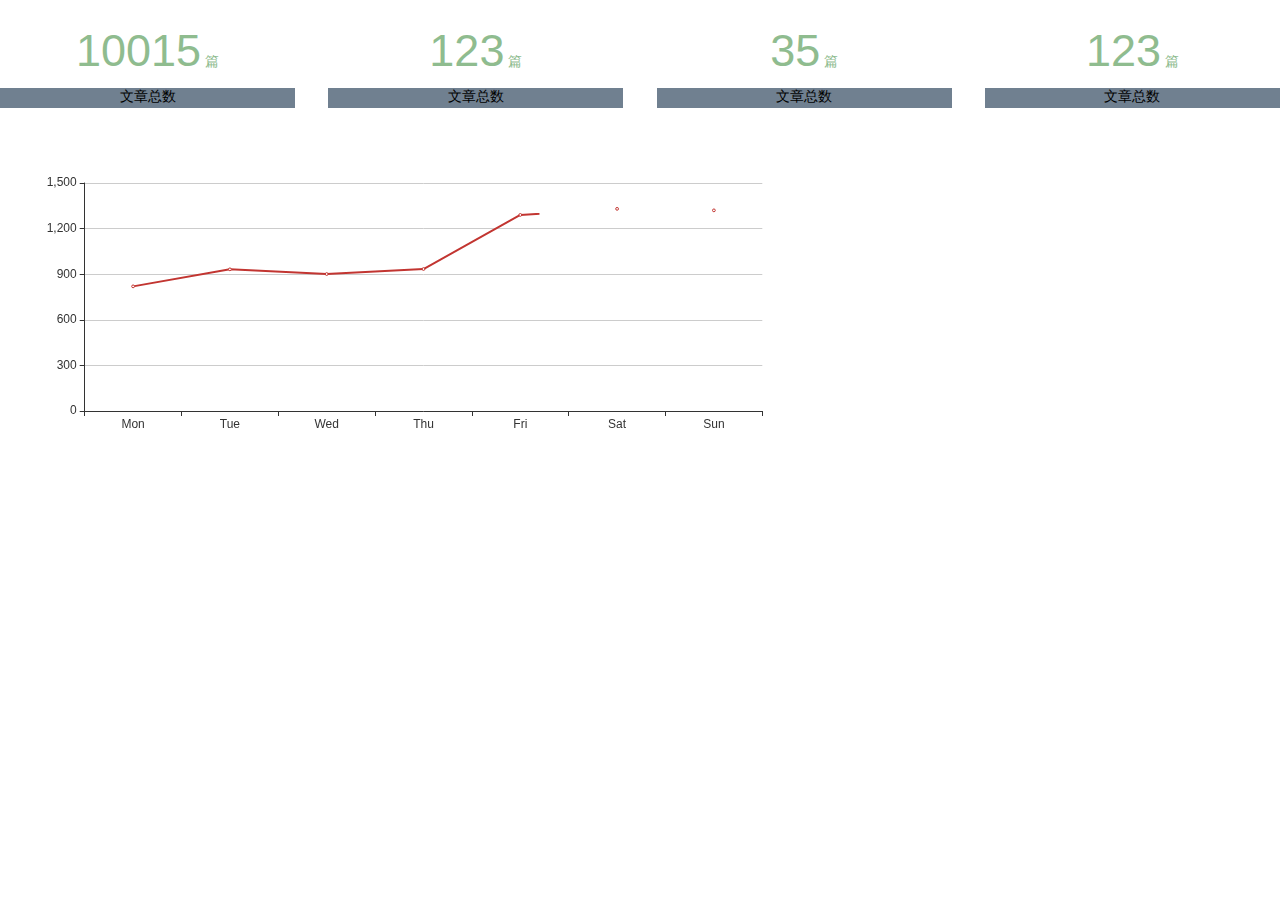
<file: echarts.html>
<!DOCTYPE html>
<html lang="en">

<head>
  <meta charset="UTF-8">
  <meta name="viewport" content="width=device-width, initial-scale=1.0">
  <title>Document</title>
  <link rel="stylesheet" href="./lib/layui/css/layui.css">
  <link rel="stylesheet" href="./css/index.css">
</head>

<body>
  <!--顶端数据统揽 -->
  <div class="layui-body-h">
    <ul class="statistics">
      <li>
        <span class="quantity">10015</span>
        <span>篇</span>
        <!-- <p class="clc">文章总数</p> -->
      </li>
      <li>
        <span class="quantity">123</span>
        <span>篇</span>
        <!-- <p class="clc">文章总数</p> -->
      </li>
      <li>
        <span class="quantity">35</span>
        <span>篇</span>
        <!-- <p class="clc">文章总数</p> -->
      </li>
      <li>
        <span class="quantity">123</span>
        <span>篇</span>
        <!-- <p class="clc">文章总数</p> -->
      </li>
    </ul>
  </div>
  <!-- 折线图与饼图区域 -->
  <div>
    <div id="histogram">
    </div>
  </div>
  <!-- 柱形图区域 -->
  <div></div>
  <!-- 导入 layui 的JS文件 -->
  <script src="./lib/layui/layui.all.js"></script>
  <!-- jq文件 -->
  <script src="./lib/jquery.js"></script>
  <!-- 数据可视化文件 -->
  <script src="./lib/echarts.min.js"></script>
  <!-- 自己的js文件 -->
  <script src="./js/my_echarts.js"></script>
</body>

</html>
</file>
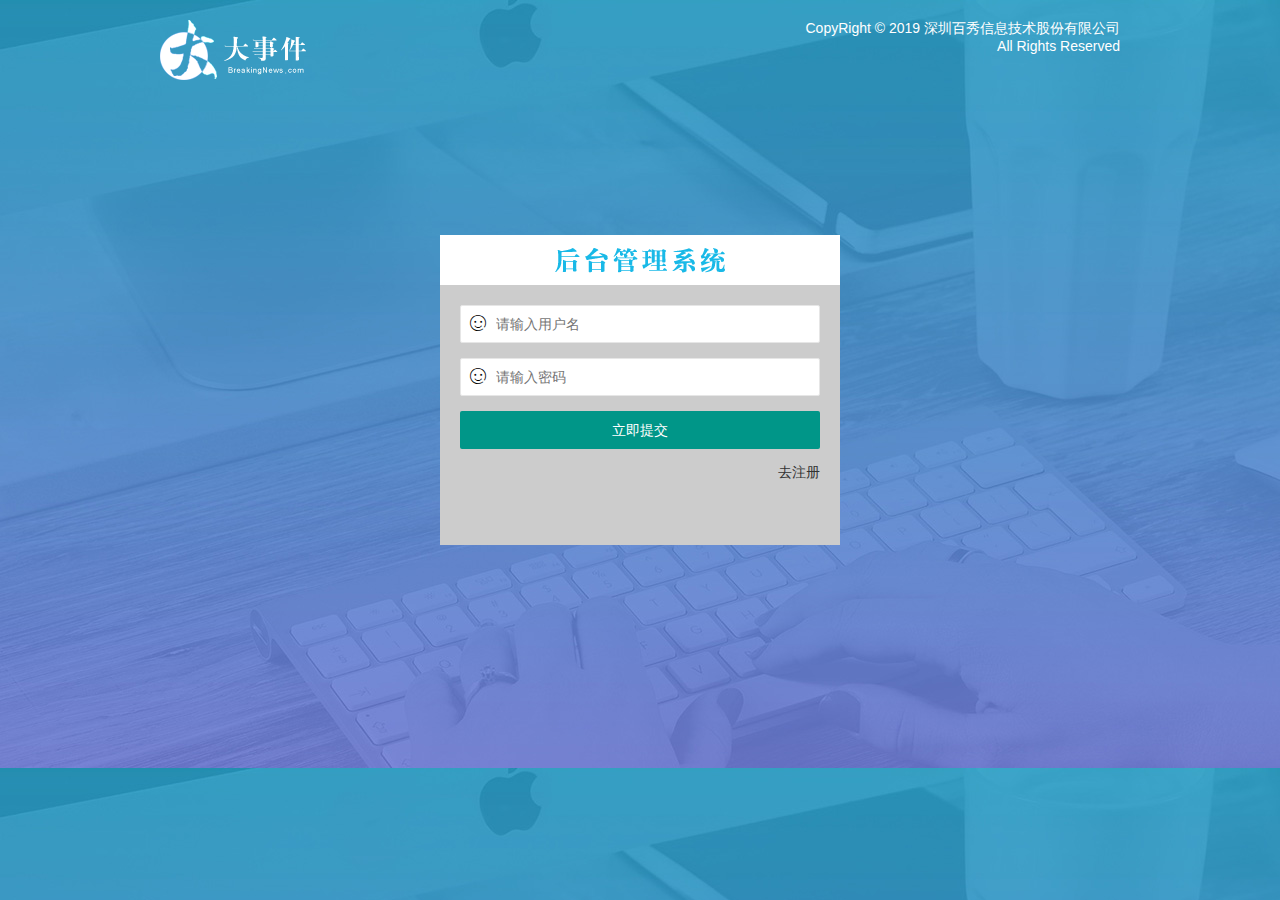
<file: login.html>
<!DOCTYPE html>
<html lang="en">

<head>
  <meta charset="UTF-8">
  <meta name="viewport" content="width=device-width, initial-scale=1.0">
  <title>Document</title>
  <link rel="stylesheet" href="./lib/layui/css/layui.css">
  <link rel="stylesheet" href="./fonts/iconfont.css">
  <link rel="stylesheet" href="./css/login.css">
  <script src="./lib/jquery.js">  </script>
  <script src="./lib/layui-v2.5.6/layui/layui.all.js"></script>
  <script src="./js/baseAPI.js"></script>
  <script src="./js/login.js"></script>
  <style>
    @font-face {
      font-family: 'iconfont';
      src: url('./fonts/iconfont.eot');
      src: url('./fonts/iconfont.eot?#iefix') format('embedded-opentype'),
        url('./fonts/iconfont.woff2') format('woff2'),
        url('./fonts/iconfont.woff') format('woff'),
        url('./fonts/iconfont.ttf') format('truetype'),
        url('./fonts/iconfont.svg#iconfont') format('svg');
    }
  </style>
</head>

<body>
  <header>
    <h1>
      <img src="./images/logo.png" alt="">
    </h1>

    <p>CopyRight © 2019 深圳百秀信息技术股份有限公司<br>
      All Rights Reserved</p>
  </header>
  <div class="big-box">
    <h2></h2>



    <!-- 登陆的盒子 -->
    <div class="login-box">
      <form class="layui-form" action="" id="login">
        <div class="layui-form-item">
          <i class="layui-icon layui-icon-face-smile"></i>
          <!-- 用户名 -->
          <input type="text" name="username" required lay-verify="required" placeholder="请输入用户名" autocomplete="off"
            class="layui-input">
        </div>
        <div class="layui-form-item">
          <i class="layui-icon layui-icon-face-smile"></i>
          <!-- 密码 -->
          <input type="password" name="password" required lay-verify="required" placeholder="请输入密码" autocomplete="off"
            class="layui-input">
        </div>
        <div class="layui-form-item">
          <!-- 按钮 -->
          <button class="layui-btn layui-btn-fluid" lay-submit lay-filter="formDemo" id="login-btn">立即提交</button>
        </div>
        <div class="layui-form-item">
          <!-- 切换按钮 -->
          <a href="javascript:;" class="gogo">去注册</a>
        </div>
      </form>

    </div>




    <!-- 注册的盒子 -->
    <div class="reg-box">
      <form class="layui-form" action="" id="reg">
        <div class="layui-form-item">
          <i class="layui-icon layui-icon-face-smile"></i>
          <!-- 用户名 -->
          <input type="text" id="uname" name="title" required lay-verify="required|username" placeholder="请输入用户名"
            autocomplete="off" class="layui-input asd">
        </div>
        <div class="layui-form-item">
          <i class="layui-icon layui-icon-face-smile"></i>
          <!-- 密码 -->
          <input type="password" id="passw" name="title" required lay-verify="required|pass" placeholder="请输入密码"
            autocomplete="off" class="layui-input asdasd">
        </div>
        <div class="layui-form-item">
          <i class="layui-icon layui-icon-face-smile"></i>
          <!-- 确认密码 -->
          <input type="password" id="confirm-pwd" name="title" required lay-verify="required|pass" placeholder="再次确认密码"
            autocomplete="off" class="layui-input">
        </div>
        <div class="layui-form-item">
          <!-- 按钮 -->
          <button class="layui-btn layui-btn-normal" lay-submit lay-filter="formDemo" id="reg-btn">登录</button>
        </div>
        <div class="layui-form-item">
          <!-- 切换按钮 -->
          <a href="javascript:;" class="come">去登陆</a>
        </div>
      </form>
    </div>
  </div>
</body>

</html>
</file>
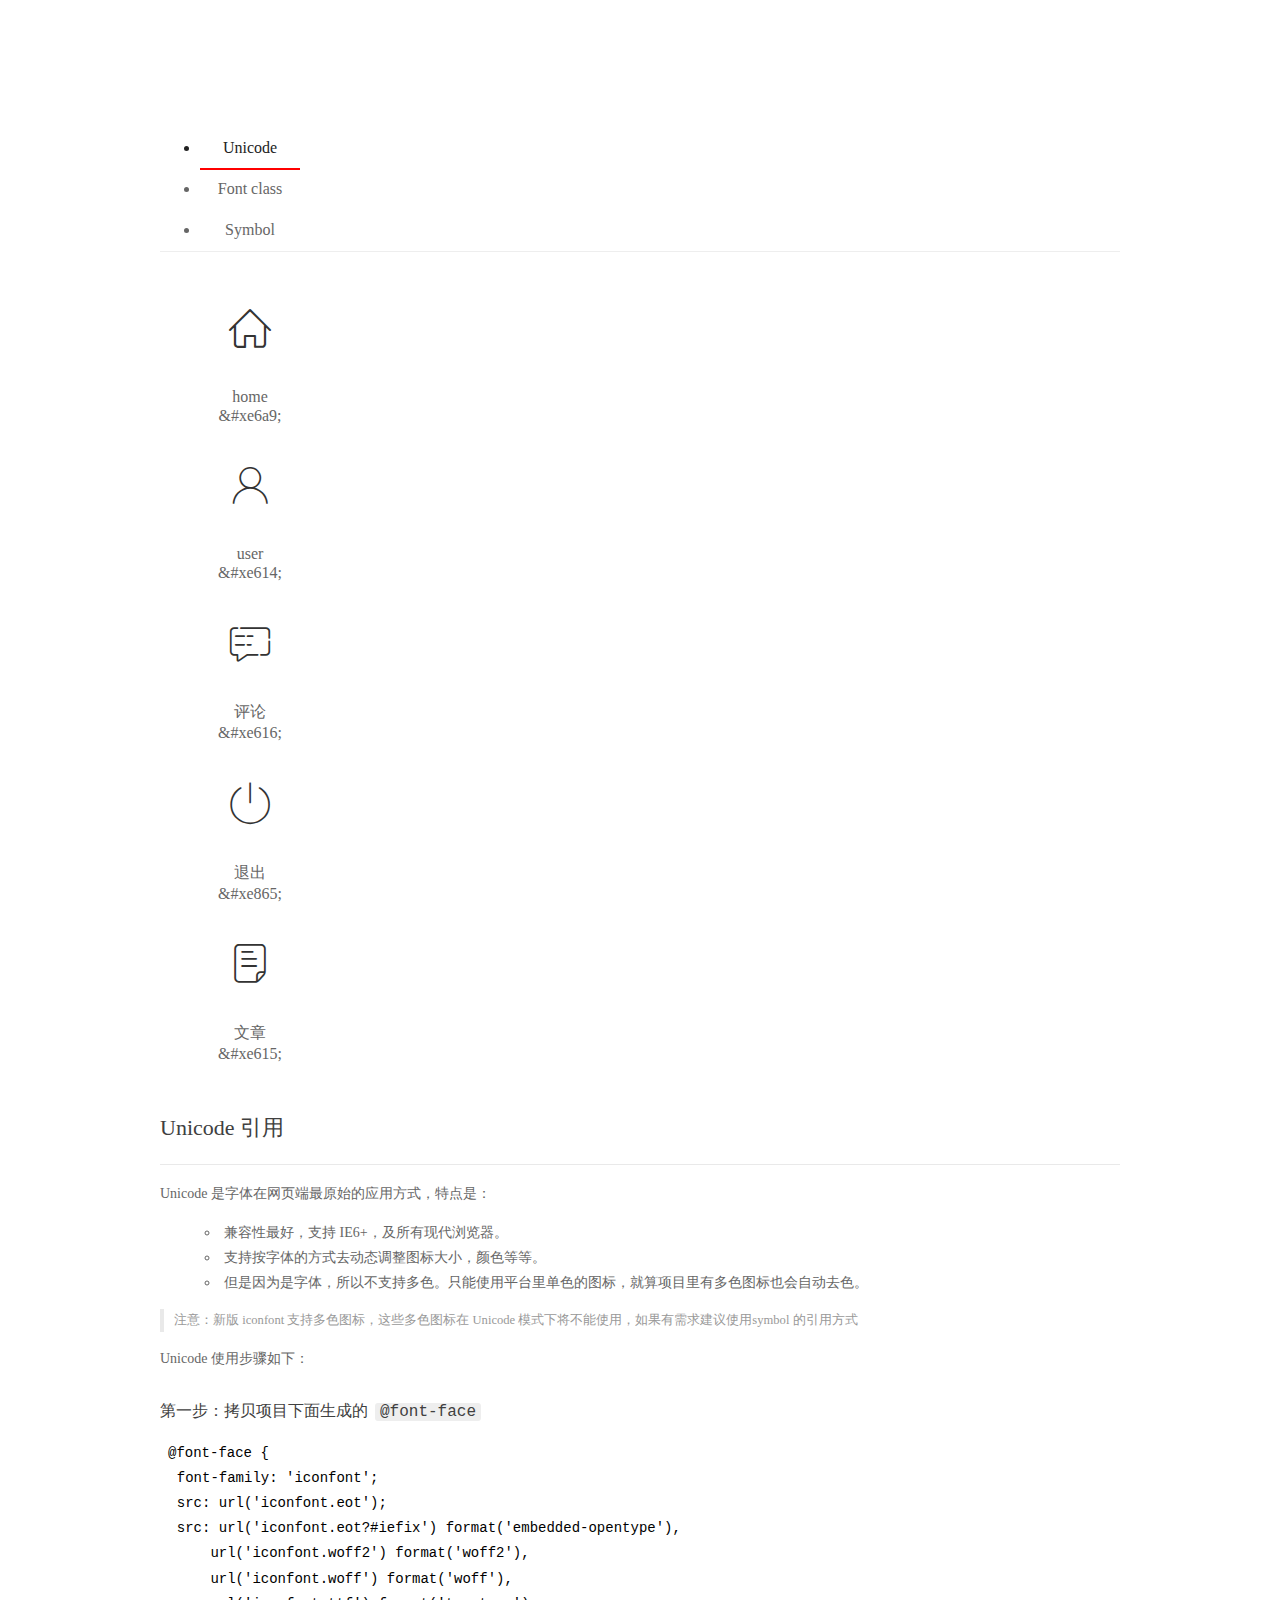
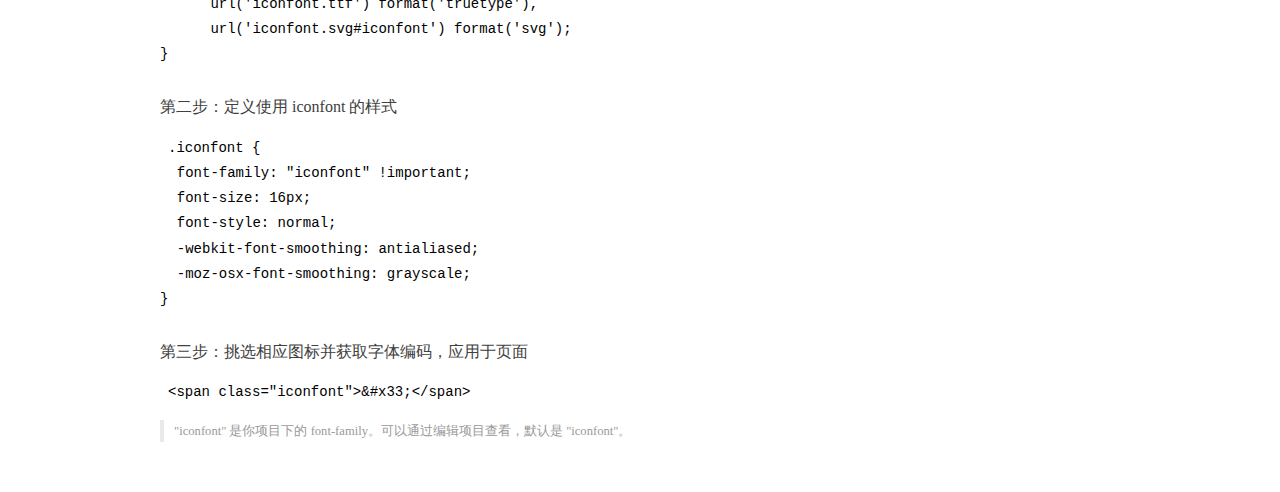
<file: fonts/demo_index.html>
<!DOCTYPE html>
<html>
<head>
  <meta charset="utf-8"/>
  <title>IconFont Demo</title>
  <link rel="shortcut icon" href="https://gtms04.alicdn.com/tps/i4/TB1_oz6GVXXXXaFXpXXJDFnIXXX-64-64.ico" type="image/x-icon"/>
  <link rel="stylesheet" href="https://g.alicdn.com/thx/cube/1.3.2/cube.min.css">
  <link rel="stylesheet" href="demo.css">
  <link rel="stylesheet" href="iconfont.css">
  <script src="iconfont.js"></script>
  <!-- jQuery -->
  <script src="https://a1.alicdn.com/oss/uploads/2018/12/26/7bfddb60-08e8-11e9-9b04-53e73bb6408b.js"></script>
  <!-- 代码高亮 -->
  <script src="https://a1.alicdn.com/oss/uploads/2018/12/26/a3f714d0-08e6-11e9-8a15-ebf944d7534c.js"></script>
</head>
<body>
  <div class="main">
    <h1 class="logo"><a href="https://www.iconfont.cn/" title="iconfont 首页" target="_blank">&#xe86b;</a></h1>
    <div class="nav-tabs">
      <ul id="tabs" class="dib-box">
        <li class="dib active"><span>Unicode</span></li>
        <li class="dib"><span>Font class</span></li>
        <li class="dib"><span>Symbol</span></li>
      </ul>
      
    </div>
    <div class="tab-container">
      <div class="content unicode" style="display: block;">
          <ul class="icon_lists dib-box">
          
            <li class="dib">
              <span class="icon iconfont">&#xe6a9;</span>
                <div class="name">home</div>
                <div class="code-name">&amp;#xe6a9;</div>
              </li>
          
            <li class="dib">
              <span class="icon iconfont">&#xe614;</span>
                <div class="name">user</div>
                <div class="code-name">&amp;#xe614;</div>
              </li>
          
            <li class="dib">
              <span class="icon iconfont">&#xe616;</span>
                <div class="name">评论</div>
                <div class="code-name">&amp;#xe616;</div>
              </li>
          
            <li class="dib">
              <span class="icon iconfont">&#xe865;</span>
                <div class="name">退出</div>
                <div class="code-name">&amp;#xe865;</div>
              </li>
          
            <li class="dib">
              <span class="icon iconfont">&#xe615;</span>
                <div class="name">文章</div>
                <div class="code-name">&amp;#xe615;</div>
              </li>
          
          </ul>
          <div class="article markdown">
          <h2 id="unicode-">Unicode 引用</h2>
          <hr>

          <p>Unicode 是字体在网页端最原始的应用方式，特点是：</p>
          <ul>
            <li>兼容性最好，支持 IE6+，及所有现代浏览器。</li>
            <li>支持按字体的方式去动态调整图标大小，颜色等等。</li>
            <li>但是因为是字体，所以不支持多色。只能使用平台里单色的图标，就算项目里有多色图标也会自动去色。</li>
          </ul>
          <blockquote>
            <p>注意：新版 iconfont 支持多色图标，这些多色图标在 Unicode 模式下将不能使用，如果有需求建议使用symbol 的引用方式</p>
          </blockquote>
          <p>Unicode 使用步骤如下：</p>
          <h3 id="-font-face">第一步：拷贝项目下面生成的 <code>@font-face</code></h3>
<pre><code class="language-css"
>@font-face {
  font-family: 'iconfont';
  src: url('iconfont.eot');
  src: url('iconfont.eot?#iefix') format('embedded-opentype'),
      url('iconfont.woff2') format('woff2'),
      url('iconfont.woff') format('woff'),
      url('iconfont.ttf') format('truetype'),
      url('iconfont.svg#iconfont') format('svg');
}
</code></pre>
          <h3 id="-iconfont-">第二步：定义使用 iconfont 的样式</h3>
<pre><code class="language-css"
>.iconfont {
  font-family: "iconfont" !important;
  font-size: 16px;
  font-style: normal;
  -webkit-font-smoothing: antialiased;
  -moz-osx-font-smoothing: grayscale;
}
</code></pre>
          <h3 id="-">第三步：挑选相应图标并获取字体编码，应用于页面</h3>
<pre>
<code class="language-html"
>&lt;span class="iconfont"&gt;&amp;#x33;&lt;/span&gt;
</code></pre>
          <blockquote>
            <p>"iconfont" 是你项目下的 font-family。可以通过编辑项目查看，默认是 "iconfont"。</p>
          </blockquote>
          </div>
      </div>
      <div class="content font-class">
        <ul class="icon_lists dib-box">
          
          <li class="dib">
            <span class="icon iconfont icon-home"></span>
            <div class="name">
              home
            </div>
            <div class="code-name">.icon-home
            </div>
          </li>
          
          <li class="dib">
            <span class="icon iconfont icon-user"></span>
            <div class="name">
              user
            </div>
            <div class="code-name">.icon-user
            </div>
          </li>
          
          <li class="dib">
            <span class="icon iconfont icon-pinglun"></span>
            <div class="name">
              评论
            </div>
            <div class="code-name">.icon-pinglun
            </div>
          </li>
          
          <li class="dib">
            <span class="icon iconfont icon-tuichu"></span>
            <div class="name">
              退出
            </div>
            <div class="code-name">.icon-tuichu
            </div>
          </li>
          
          <li class="dib">
            <span class="icon iconfont icon-16"></span>
            <div class="name">
              文章
            </div>
            <div class="code-name">.icon-16
            </div>
          </li>
          
        </ul>
        <div class="article markdown">
        <h2 id="font-class-">font-class 引用</h2>
        <hr>

        <p>font-class 是 Unicode 使用方式的一种变种，主要是解决 Unicode 书写不直观，语意不明确的问题。</p>
        <p>与 Unicode 使用方式相比，具有如下特点：</p>
        <ul>
          <li>兼容性良好，支持 IE8+，及所有现代浏览器。</li>
          <li>相比于 Unicode 语意明确，书写更直观。可以很容易分辨这个 icon 是什么。</li>
          <li>因为使用 class 来定义图标，所以当要替换图标时，只需要修改 class 里面的 Unicode 引用。</li>
          <li>不过因为本质上还是使用的字体，所以多色图标还是不支持的。</li>
        </ul>
        <p>使用步骤如下：</p>
        <h3 id="-fontclass-">第一步：引入项目下面生成的 fontclass 代码：</h3>
<pre><code class="language-html">&lt;link rel="stylesheet" href="./iconfont.css"&gt;
</code></pre>
        <h3 id="-">第二步：挑选相应图标并获取类名，应用于页面：</h3>
<pre><code class="language-html">&lt;span class="iconfont icon-xxx"&gt;&lt;/span&gt;
</code></pre>
        <blockquote>
          <p>"
            iconfont" 是你项目下的 font-family。可以通过编辑项目查看，默认是 "iconfont"。</p>
        </blockquote>
      </div>
      </div>
      <div class="content symbol">
          <ul class="icon_lists dib-box">
          
            <li class="dib">
                <svg class="icon svg-icon" aria-hidden="true">
                  <use xlink:href="#icon-home"></use>
                </svg>
                <div class="name">home</div>
                <div class="code-name">#icon-home</div>
            </li>
          
            <li class="dib">
                <svg class="icon svg-icon" aria-hidden="true">
                  <use xlink:href="#icon-user"></use>
                </svg>
                <div class="name">user</div>
                <div class="code-name">#icon-user</div>
            </li>
          
            <li class="dib">
                <svg class="icon svg-icon" aria-hidden="true">
                  <use xlink:href="#icon-pinglun"></use>
                </svg>
                <div class="name">评论</div>
                <div class="code-name">#icon-pinglun</div>
            </li>
          
            <li class="dib">
                <svg class="icon svg-icon" aria-hidden="true">
                  <use xlink:href="#icon-tuichu"></use>
                </svg>
                <div class="name">退出</div>
                <div class="code-name">#icon-tuichu</div>
            </li>
          
            <li class="dib">
                <svg class="icon svg-icon" aria-hidden="true">
                  <use xlink:href="#icon-16"></use>
                </svg>
                <div class="name">文章</div>
                <div class="code-name">#icon-16</div>
            </li>
          
          </ul>
          <div class="article markdown">
          <h2 id="symbol-">Symbol 引用</h2>
          <hr>

          <p>这是一种全新的使用方式，应该说这才是未来的主流，也是平台目前推荐的用法。相关介绍可以参考这篇<a href="">文章</a>
            这种用法其实是做了一个 SVG 的集合，与另外两种相比具有如下特点：</p>
          <ul>
            <li>支持多色图标了，不再受单色限制。</li>
            <li>通过一些技巧，支持像字体那样，通过 <code>font-size</code>, <code>color</code> 来调整样式。</li>
            <li>兼容性较差，支持 IE9+，及现代浏览器。</li>
            <li>浏览器渲染 SVG 的性能一般，还不如 png。</li>
          </ul>
          <p>使用步骤如下：</p>
          <h3 id="-symbol-">第一步：引入项目下面生成的 symbol 代码：</h3>
<pre><code class="language-html">&lt;script src="./iconfont.js"&gt;&lt;/script&gt;
</code></pre>
          <h3 id="-css-">第二步：加入通用 CSS 代码（引入一次就行）：</h3>
<pre><code class="language-html">&lt;style&gt;
.icon {
  width: 1em;
  height: 1em;
  vertical-align: -0.15em;
  fill: currentColor;
  overflow: hidden;
}
&lt;/style&gt;
</code></pre>
          <h3 id="-">第三步：挑选相应图标并获取类名，应用于页面：</h3>
<pre><code class="language-html">&lt;svg class="icon" aria-hidden="true"&gt;
  &lt;use xlink:href="#icon-xxx"&gt;&lt;/use&gt;
&lt;/svg&gt;
</code></pre>
          </div>
      </div>

    </div>
  </div>
  <script>
  $(document).ready(function () {
      $('.tab-container .content:first').show()

      $('#tabs li').click(function (e) {
        var tabContent = $('.tab-container .content')
        var index = $(this).index()

        if ($(this).hasClass('active')) {
          return
        } else {
          $('#tabs li').removeClass('active')
          $(this).addClass('active')

          tabContent.hide().eq(index).fadeIn()
        }
      })
    })
  </script>
</body>
</html>
</file>
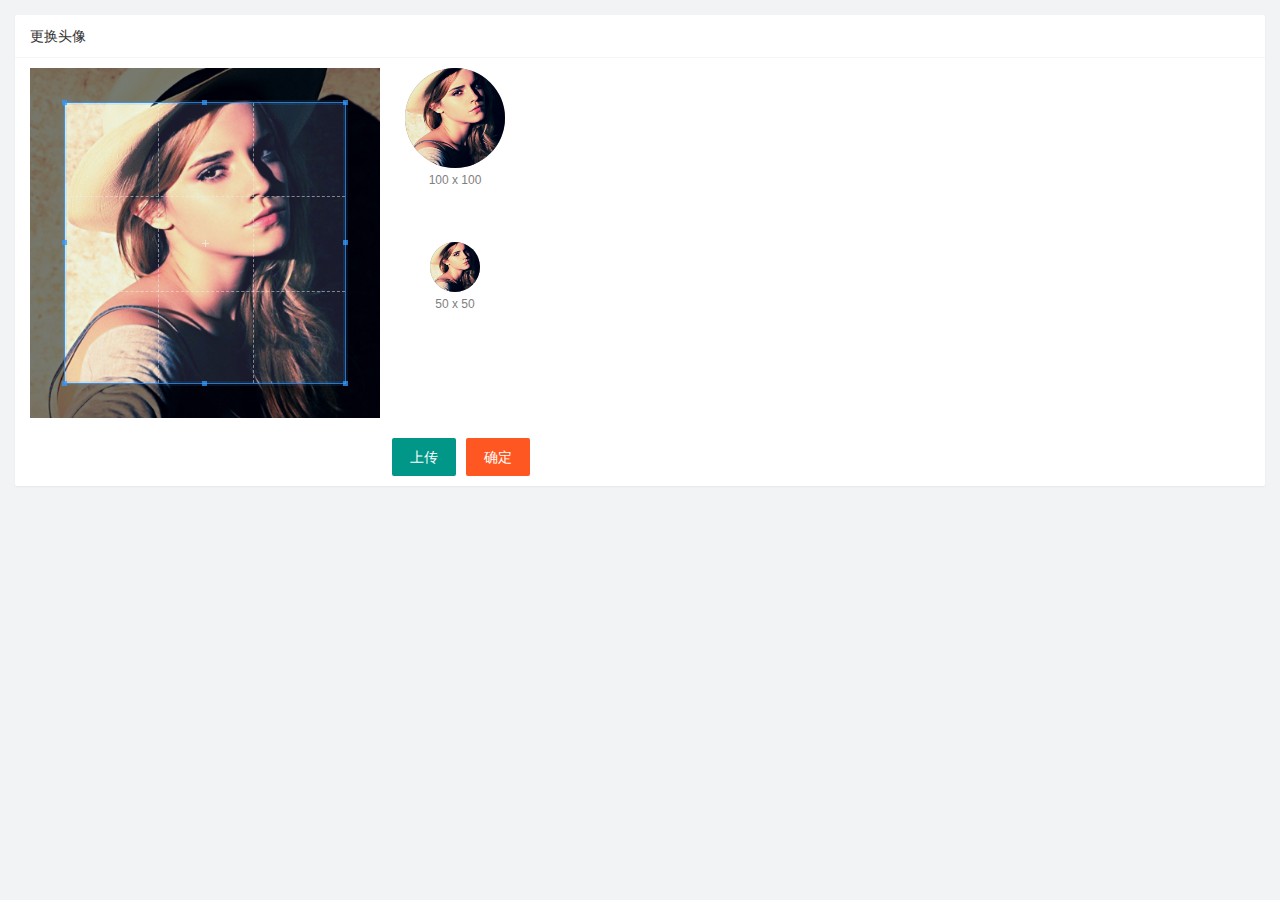
<file: user/replace_h.html>
<!DOCTYPE html>
<html lang="en">

<head>
  <meta charset="UTF-8" />
  <meta name="viewport" content="width=device-width, initial-scale=1.0" />
  <title>Document</title>
  <link rel="stylesheet" href="../lib/layui-v2.5.6/layui/css/layui.css" />
  <link rel="stylesheet" href="../lib/cropper/cropper.css">
  <link rel="stylesheet" href="../css/user/replace_h.css" />
</head>

<body>
  <!-- 卡片区域 -->
  <div class="layui-card">
    <div class="layui-card-header">更换头像</div>
    <div class="layui-card-body">
      <!-- 第一行的图片裁剪和预览区域 -->
      <div class="row1">
        <!-- 图片裁剪区域 -->
        <div class="cropper-box">
          <!-- 这个 img 标签很重要，将来会把它初始化为裁剪区域 -->
          <img id="image" src="../images/sample.jpg" />
        </div>
        <!-- 图片的预览区域 -->
        <div class="preview-box">
          <div>
            <!-- 宽高为 100px 的预览区域 -->
            <div class="img-preview w100"></div>
            <p class="size">100 x 100</p>
          </div>
          <div>
            <!-- 宽高为 50px 的预览区域 -->
            <div class="img-preview w50"></div>
            <p class="size">50 x 50</p>
          </div>
        </div>
      </div>

      <!-- 第二行的按钮区域 -->
      <div class="row2">
        <!-- 添加提交按钮 -->
        <input type="file" id="file" accept="image/jpeg">
        <button type="button" class="layui-btn" id="upload_h">上传</button>
        <button type="button" class="layui-btn layui-btn-danger" id="determine">确定</button>
      </div>
    </div>
  </div>
  <script src="../lib/jquery.js"></script>
  <script src="../lib/layui/layui.all.js"></script>
  <script src="../lib/cropper/Cropper.js"></script>
  <script src="../lib/cropper/jquery-cropper.js"></script>
  <script src="../js/baseAPI.js"></script>
  <script src="../js/user/replace_h.js"></script>
</body>

</html>
</file>
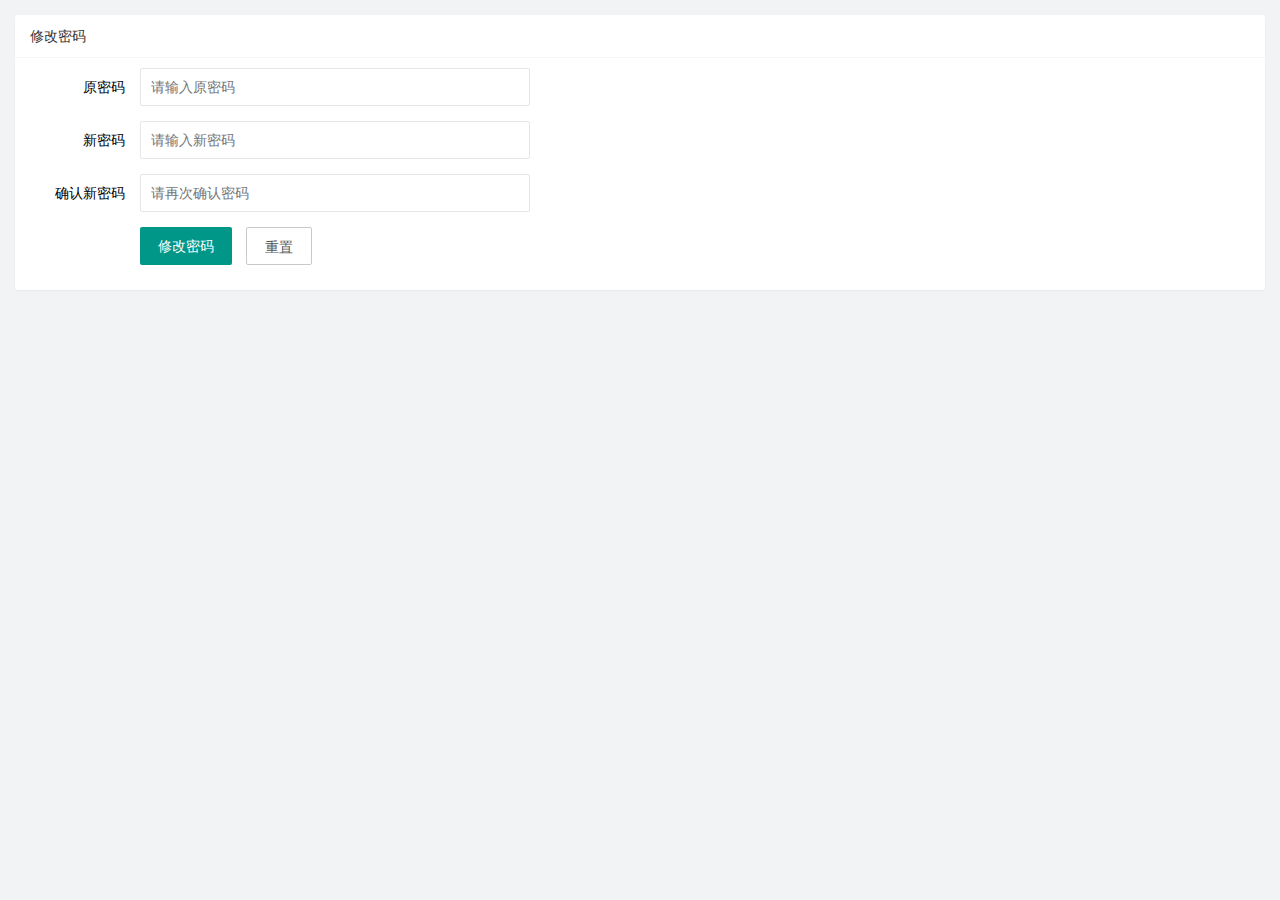
<file: user/reset_paw.html>
<!DOCTYPE html>
<html lang="en">

<head>
  <meta charset="UTF-8" />
  <meta name="viewport" content="width=device-width, initial-scale=1.0" />
  <title>Document</title>
  <link rel="stylesheet" href="../lib/layui-v2.5.6/layui/css/layui.css" />
  <link rel="stylesheet" href="../css/user/reset_paw.css" />
</head>

<body>
  <!-- 卡片区域 -->
  <div class="layui-card">
    <div class="layui-card-header">修改密码</div>
    <div class="layui-card-body">
      <form class="layui-form" id="modify_pwd">
        <div class="layui-form-item">
          <label class="layui-form-label">原密码</label>
          <div class="layui-input-block">
            <input type="password" name="oldPwd" required lay-verify="required|pwd" placeholder="请输入原密码"
              autocomplete="off" class="layui-input" />
          </div>
        </div>
        <div class="layui-form-item">
          <label class="layui-form-label">新密码</label>
          <div class="layui-input-block">
            <input type="password" name="newPwd" required lay-verify="required|pwd|samePwd" placeholder="请输入新密码"
              autocomplete="off" class="layui-input" />
          </div>
        </div>
        <div class="layui-form-item">
          <label class="layui-form-label">确认新密码</label>
          <div class="layui-input-block">
            <input type="password" name="rePwd" required lay-verify="required|pwd|rePwd" placeholder="请再次确认密码"
              autocomplete="off" class="layui-input" />
          </div>
        </div>
        <div class="layui-form-item">
          <div class="layui-input-block">
            <button class="layui-btn" lay-submit lay-filter="formDemo">修改密码</button>
            <button type="reset" class="layui-btn layui-btn-primary">重置</button>
          </div>
        </div>
      </form>
    </div>
  </div>

  <!-- layui的js -->
  <script src="../lib/layui-v2.5.6/layui/layui.all.js"></script>
  <!-- jQ -->
  <script src="../lib/jquery.js"></script>
  <!-- baseAPI -->
  <script src="../js/baseAPI.js"></script>
  <!-- 自己的js -->
  <script src="../js/user/reset_pwd.js"></script>
</body>

</html>
</file>
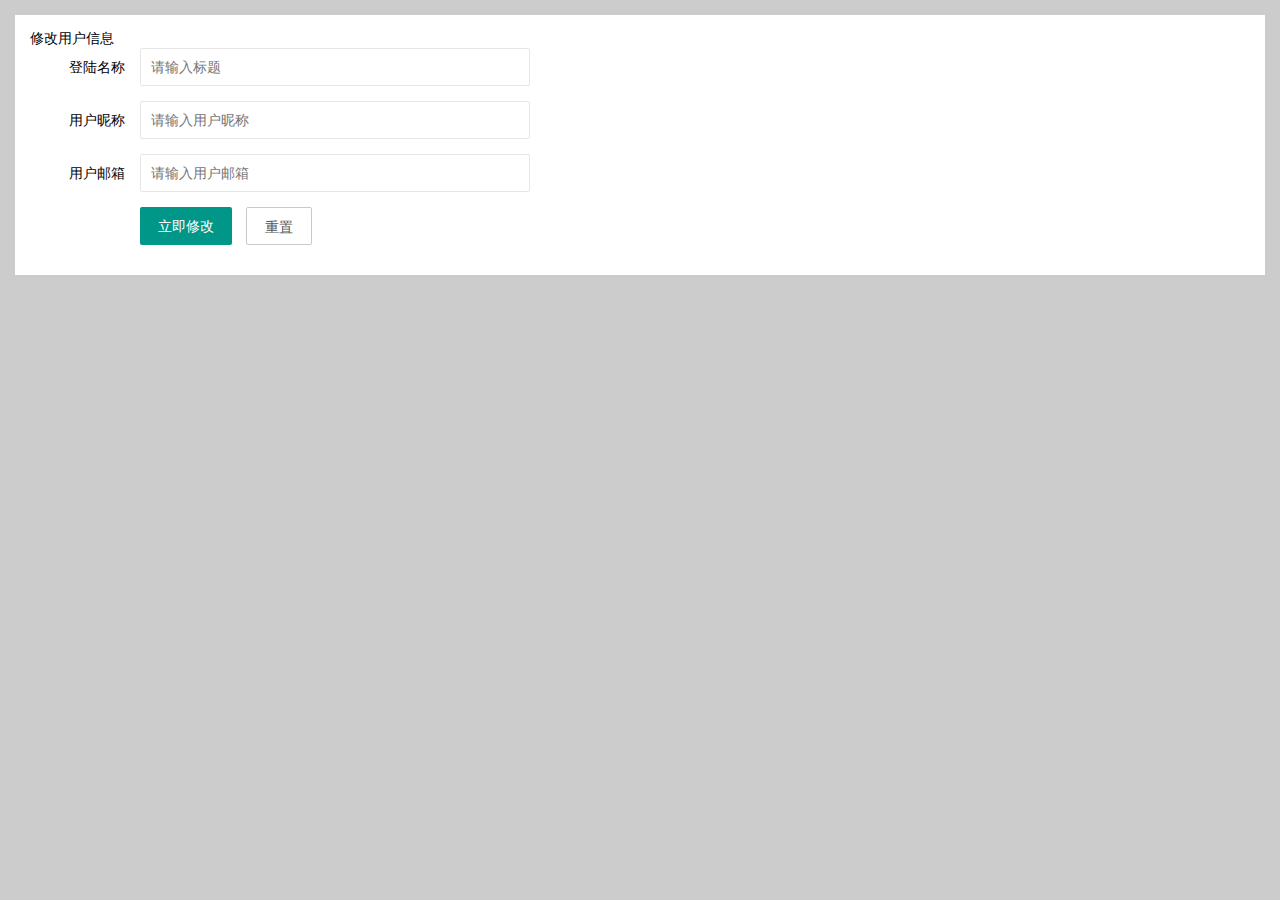
<file: user/user_info.html>
<!DOCTYPE html>
<html lang="en">

<head>
  <meta charset="UTF-8">
  <meta name="viewport" content="width=device-width, initial-scale=1.0">
  <title>Document</title>
  <link rel="stylesheet" href="../lib/layui/css/layui.css">
  <link rel="stylesheet" href="../css/user/user_info.css">
</head>

<body class="layui-layout-body">
  <div class="box">
    <form class="layui-form" lay-filter="initUser">
      <input type="hidden" name="id" value="" />
      <div>修改用户信息</div>
      <div class="layui-form-item">
        <label class="layui-form-label">登陆名称</label>
        <div class="layui-input-block">
          <input type="text" name="username" required lay-verify="required" placeholder="请输入标题" autocomplete="off"
            class="layui-input" disabled>
        </div>
      </div>
      <div class="layui-form-item">
        <label class="layui-form-label">用户昵称</label>
        <div class="layui-input-block">
          <input type="text" name="nickname" required lay-verify="required" placeholder="请输入用户昵称" autocomplete="off"
            class="layui-input">
        </div>
      </div>
      <div class="layui-form-item">
        <label class="layui-form-label">用户邮箱</label>
        <div class="layui-input-block">
          <input type="text" name="email" required lay-verify="required" placeholder="请输入用户邮箱" autocomplete="off"
            class="layui-input">
        </div>
      </div>
      <div class="layui-form-item">
        <div class="layui-input-block">
          <button class="layui-btn" lay-submit lay-filter="formDemo">立即修改</button>
          <button type="reset" class="layui-btn layui-btn-primary" id="btnReset">重置</button>
        </div>
      </div>

    </form>
  </div>
  <script src="../lib/layui-v2.5.6/layui/layui.all.js"></script>
  <!-- jq文件 -->
  <script src="../lib/jquery.js"></script>
  <!-- api -->
  <script src="../js/baseAPI.js"></script>
  <!-- 自己的js文件 -->
  <script src="../js/user/user_info.js"></script>
</body>


</html>
</file>
<file: lib/layui/css/layui.css>
/** layui-v2.5.6 MIT License By https://www.layui.com */
 .layui-inline,img{display:inline-block;vertical-align:middle}h1,h2,h3,h4,h5,h6{font-weight:400}.layui-edge,.layui-header,.layui-inline,.layui-main{position:relative}.layui-body,.layui-edge,.layui-elip{overflow:hidden}.layui-btn,.layui-edge,.layui-inline,img{vertical-align:middle}.layui-btn,.layui-disabled,.layui-icon,.layui-unselect{-moz-user-select:none;-webkit-user-select:none;-ms-user-select:none}.layui-elip,.layui-form-checkbox span,.layui-form-pane .layui-form-label{text-overflow:ellipsis;white-space:nowrap}.layui-breadcrumb,.layui-tree-btnGroup{visibility:hidden}blockquote,body,button,dd,div,dl,dt,form,h1,h2,h3,h4,h5,h6,input,li,ol,p,pre,td,textarea,th,ul{margin:0;padding:0;-webkit-tap-highlight-color:rgba(0,0,0,0)}a:active,a:hover{outline:0}img{border:none}li{list-style:none}table{border-collapse:collapse;border-spacing:0}h4,h5,h6{font-size:100%}button,input,optgroup,option,select,textarea{font-family:inherit;font-size:inherit;font-style:inherit;font-weight:inherit;outline:0}pre{white-space:pre-wrap;white-space:-moz-pre-wrap;white-space:-pre-wrap;white-space:-o-pre-wrap;word-wrap:break-word}body{line-height:24px;font:14px Helvetica Neue,Helvetica,PingFang SC,Tahoma,Arial,sans-serif}hr{height:1px;margin:10px 0;border:0;clear:both}a{color:#333;text-decoration:none}a:hover{color:#777}a cite{font-style:normal;*cursor:pointer}.layui-border-box,.layui-border-box *{box-sizing:border-box}.layui-box,.layui-box *{box-sizing:content-box}.layui-clear{clear:both;*zoom:1}.layui-clear:after{content:'\20';clear:both;*zoom:1;display:block;height:0}.layui-inline{*display:inline;*zoom:1}.layui-edge{display:inline-block;width:0;height:0;border-width:6px;border-style:dashed;border-color:transparent}.layui-edge-top{top:-4px;border-bottom-color:#999;border-bottom-style:solid}.layui-edge-right{border-left-color:#999;border-left-style:solid}.layui-edge-bottom{top:2px;border-top-color:#999;border-top-style:solid}.layui-edge-left{border-right-color:#999;border-right-style:solid}.layui-disabled,.layui-disabled:hover{color:#d2d2d2!important;cursor:not-allowed!important}.layui-circle{border-radius:100%}.layui-show{display:block!important}.layui-hide{display:none!important}@font-face{font-family:layui-icon;src:url(../font/iconfont.eot?v=256);src:url(../font/iconfont.eot?v=256#iefix) format('embedded-opentype'),url(../font/iconfont.woff2?v=256) format('woff2'),url(../font/iconfont.woff?v=256) format('woff'),url(../font/iconfont.ttf?v=256) format('truetype'),url(../font/iconfont.svg?v=256#layui-icon) format('svg')}.layui-icon{font-family:layui-icon!important;font-size:16px;font-style:normal;-webkit-font-smoothing:antialiased;-moz-osx-font-smoothing:grayscale}.layui-icon-reply-fill:before{content:"\e611"}.layui-icon-set-fill:before{content:"\e614"}.layui-icon-menu-fill:before{content:"\e60f"}.layui-icon-search:before{content:"\e615"}.layui-icon-share:before{content:"\e641"}.layui-icon-set-sm:before{content:"\e620"}.layui-icon-engine:before{content:"\e628"}.layui-icon-close:before{content:"\1006"}.layui-icon-close-fill:before{content:"\1007"}.layui-icon-chart-screen:before{content:"\e629"}.layui-icon-star:before{content:"\e600"}.layui-icon-circle-dot:before{content:"\e617"}.layui-icon-chat:before{content:"\e606"}.layui-icon-release:before{content:"\e609"}.layui-icon-list:before{content:"\e60a"}.layui-icon-chart:before{content:"\e62c"}.layui-icon-ok-circle:before{content:"\1005"}.layui-icon-layim-theme:before{content:"\e61b"}.layui-icon-table:before{content:"\e62d"}.layui-icon-right:before{content:"\e602"}.layui-icon-left:before{content:"\e603"}.layui-icon-cart-simple:before{content:"\e698"}.layui-icon-face-cry:before{content:"\e69c"}.layui-icon-face-smile:before{content:"\e6af"}.layui-icon-survey:before{content:"\e6b2"}.layui-icon-tree:before{content:"\e62e"}.layui-icon-ie:before{content:"\e7bb"}.layui-icon-upload-circle:before{content:"\e62f"}.layui-icon-add-circle:before{content:"\e61f"}.layui-icon-download-circle:before{content:"\e601"}.layui-icon-templeate-1:before{content:"\e630"}.layui-icon-util:before{content:"\e631"}.layui-icon-face-surprised:before{content:"\e664"}.layui-icon-edit:before{content:"\e642"}.layui-icon-speaker:before{content:"\e645"}.layui-icon-down:before{content:"\e61a"}.layui-icon-file:before{content:"\e621"}.layui-icon-layouts:before{content:"\e632"}.layui-icon-rate-half:before{content:"\e6c9"}.layui-icon-add-circle-fine:before{content:"\e608"}.layui-icon-prev-circle:before{content:"\e633"}.layui-icon-read:before{content:"\e705"}.layui-icon-404:before{content:"\e61c"}.layui-icon-carousel:before{content:"\e634"}.layui-icon-help:before{content:"\e607"}.layui-icon-code-circle:before{content:"\e635"}.layui-icon-windows:before{content:"\e67f"}.layui-icon-water:before{content:"\e636"}.layui-icon-username:before{content:"\e66f"}.layui-icon-find-fill:before{content:"\e670"}.layui-icon-about:before{content:"\e60b"}.layui-icon-location:before{content:"\e715"}.layui-icon-up:before{content:"\e619"}.layui-icon-pause:before{content:"\e651"}.layui-icon-date:before{content:"\e637"}.layui-icon-layim-uploadfile:before{content:"\e61d"}.layui-icon-delete:before{content:"\e640"}.layui-icon-play:before{content:"\e652"}.layui-icon-top:before{content:"\e604"}.layui-icon-firefox:before{content:"\e686"}.layui-icon-friends:before{content:"\e612"}.layui-icon-refresh-3:before{content:"\e9aa"}.layui-icon-ok:before{content:"\e605"}.layui-icon-layer:before{content:"\e638"}.layui-icon-face-smile-fine:before{content:"\e60c"}.layui-icon-dollar:before{content:"\e659"}.layui-icon-group:before{content:"\e613"}.layui-icon-layim-download:before{content:"\e61e"}.layui-icon-picture-fine:before{content:"\e60d"}.layui-icon-link:before{content:"\e64c"}.layui-icon-diamond:before{content:"\e735"}.layui-icon-log:before{content:"\e60e"}.layui-icon-key:before{content:"\e683"}.layui-icon-rate-solid:before{content:"\e67a"}.layui-icon-fonts-del:before{content:"\e64f"}.layui-icon-unlink:before{content:"\e64d"}.layui-icon-fonts-clear:before{content:"\e639"}.layui-icon-triangle-r:before{content:"\e623"}.layui-icon-circle:before{content:"\e63f"}.layui-icon-radio:before{content:"\e643"}.layui-icon-align-center:before{content:"\e647"}.layui-icon-align-right:before{content:"\e648"}.layui-icon-align-left:before{content:"\e649"}.layui-icon-loading-1:before{content:"\e63e"}.layui-icon-return:before{content:"\e65c"}.layui-icon-fonts-strong:before{content:"\e62b"}.layui-icon-upload:before{content:"\e67c"}.layui-icon-dialogue:before{content:"\e63a"}.layui-icon-video:before{content:"\e6ed"}.layui-icon-headset:before{content:"\e6fc"}.layui-icon-cellphone-fine:before{content:"\e63b"}.layui-icon-add-1:before{content:"\e654"}.layui-icon-face-smile-b:before{content:"\e650"}.layui-icon-fonts-html:before{content:"\e64b"}.layui-icon-screen-full:before{content:"\e622"}.layui-icon-form:before{content:"\e63c"}.layui-icon-cart:before{content:"\e657"}.layui-icon-camera-fill:before{content:"\e65d"}.layui-icon-tabs:before{content:"\e62a"}.layui-icon-heart-fill:before{content:"\e68f"}.layui-icon-fonts-code:before{content:"\e64e"}.layui-icon-ios:before{content:"\e680"}.layui-icon-at:before{content:"\e687"}.layui-icon-fire:before{content:"\e756"}.layui-icon-set:before{content:"\e716"}.layui-icon-fonts-u:before{content:"\e646"}.layui-icon-triangle-d:before{content:"\e625"}.layui-icon-tips:before{content:"\e702"}.layui-icon-picture:before{content:"\e64a"}.layui-icon-more-vertical:before{content:"\e671"}.layui-icon-bluetooth:before{content:"\e689"}.layui-icon-flag:before{content:"\e66c"}.layui-icon-loading:before{content:"\e63d"}.layui-icon-fonts-i:before{content:"\e644"}.layui-icon-refresh-1:before{content:"\e666"}.layui-icon-rmb:before{content:"\e65e"}.layui-icon-addition:before{content:"\e624"}.layui-icon-home:before{content:"\e68e"}.layui-icon-time:before{content:"\e68d"}.layui-icon-user:before{content:"\e770"}.layui-icon-notice:before{content:"\e667"}.layui-icon-chrome:before{content:"\e68a"}.layui-icon-edge:before{content:"\e68b"}.layui-icon-login-weibo:before{content:"\e675"}.layui-icon-voice:before{content:"\e688"}.layui-icon-upload-drag:before{content:"\e681"}.layui-icon-login-qq:before{content:"\e676"}.layui-icon-snowflake:before{content:"\e6b1"}.layui-icon-heart:before{content:"\e68c"}.layui-icon-logout:before{content:"\e682"}.layui-icon-file-b:before{content:"\e655"}.layui-icon-template:before{content:"\e663"}.layui-icon-transfer:before{content:"\e691"}.layui-icon-auz:before{content:"\e672"}.layui-icon-console:before{content:"\e665"}.layui-icon-app:before{content:"\e653"}.layui-icon-prev:before{content:"\e65a"}.layui-icon-website:before{content:"\e7ae"}.layui-icon-next:before{content:"\e65b"}.layui-icon-component:before{content:"\e857"}.layui-icon-android:before{content:"\e684"}.layui-icon-more:before{content:"\e65f"}.layui-icon-login-wechat:before{content:"\e677"}.layui-icon-shrink-right:before{content:"\e668"}.layui-icon-spread-left:before{content:"\e66b"}.layui-icon-camera:before{content:"\e660"}.layui-icon-note:before{content:"\e66e"}.layui-icon-refresh:before{content:"\e669"}.layui-icon-female:before{content:"\e661"}.layui-icon-male:before{content:"\e662"}.layui-icon-screen-restore:before{content:"\e758"}.layui-icon-password:before{content:"\e673"}.layui-icon-senior:before{content:"\e674"}.layui-icon-theme:before{content:"\e66a"}.layui-icon-tread:before{content:"\e6c5"}.layui-icon-praise:before{content:"\e6c6"}.layui-icon-star-fill:before{content:"\e658"}.layui-icon-rate:before{content:"\e67b"}.layui-icon-template-1:before{content:"\e656"}.layui-icon-vercode:before{content:"\e679"}.layui-icon-service:before{content:"\e626"}.layui-icon-cellphone:before{content:"\e678"}.layui-icon-print:before{content:"\e66d"}.layui-icon-cols:before{content:"\e610"}.layui-icon-wifi:before{content:"\e7e0"}.layui-icon-export:before{content:"\e67d"}.layui-icon-rss:before{content:"\e808"}.layui-icon-slider:before{content:"\e714"}.layui-icon-email:before{content:"\e618"}.layui-icon-subtraction:before{content:"\e67e"}.layui-icon-mike:before{content:"\e6dc"}.layui-icon-light:before{content:"\e748"}.layui-icon-gift:before{content:"\e627"}.layui-icon-mute:before{content:"\e685"}.layui-icon-reduce-circle:before{content:"\e616"}.layui-icon-music:before{content:"\e690"}.layui-main{width:1140px;margin:0 auto}.layui-header{z-index:1000;height:60px}.layui-header a:hover{transition:all .5s;-webkit-transition:all .5s}.layui-side{position:fixed;left:0;top:0;bottom:0;z-index:999;width:200px;overflow-x:hidden}.layui-side-scroll{position:relative;width:220px;height:100%;overflow-x:hidden}.layui-body{position:absolute;left:200px;right:0;top:0;bottom:0;z-index:998;width:auto;overflow-y:auto;box-sizing:border-box}.layui-layout-body{overflow:hidden}.layui-layout-admin .layui-header{background-color:#23262E}.layui-layout-admin .layui-side{top:60px;width:200px;overflow-x:hidden}.layui-layout-admin .layui-body{position:fixed;top:60px;bottom:44px}.layui-layout-admin .layui-main{width:auto;margin:0 15px}.layui-layout-admin .layui-footer{position:fixed;left:200px;right:0;bottom:0;height:44px;line-height:44px;padding:0 15px;background-color:#eee}.layui-layout-admin .layui-logo{position:absolute;left:0;top:0;width:200px;height:100%;line-height:60px;text-align:center;color:#009688;font-size:16px}.layui-layout-admin .layui-header .layui-nav{background:0 0}.layui-layout-left{position:absolute!important;left:200px;top:0}.layui-layout-right{position:absolute!important;right:0;top:0}.layui-container{position:relative;margin:0 auto;padding:0 15px;box-sizing:border-box}.layui-fluid{position:relative;margin:0 auto;padding:0 15px}.layui-row:after,.layui-row:before{content:'';display:block;clear:both}.layui-col-lg1,.layui-col-lg10,.layui-col-lg11,.layui-col-lg12,.layui-col-lg2,.layui-col-lg3,.layui-col-lg4,.layui-col-lg5,.layui-col-lg6,.layui-col-lg7,.layui-col-lg8,.layui-col-lg9,.layui-col-md1,.layui-col-md10,.layui-col-md11,.layui-col-md12,.layui-col-md2,.layui-col-md3,.layui-col-md4,.layui-col-md5,.layui-col-md6,.layui-col-md7,.layui-col-md8,.layui-col-md9,.layui-col-sm1,.layui-col-sm10,.layui-col-sm11,.layui-col-sm12,.layui-col-sm2,.layui-col-sm3,.layui-col-sm4,.layui-col-sm5,.layui-col-sm6,.layui-col-sm7,.layui-col-sm8,.layui-col-sm9,.layui-col-xs1,.layui-col-xs10,.layui-col-xs11,.layui-col-xs12,.layui-col-xs2,.layui-col-xs3,.layui-col-xs4,.layui-col-xs5,.layui-col-xs6,.layui-col-xs7,.layui-col-xs8,.layui-col-xs9{position:relative;display:block;box-sizing:border-box}.layui-col-xs1,.layui-col-xs10,.layui-col-xs11,.layui-col-xs12,.layui-col-xs2,.layui-col-xs3,.layui-col-xs4,.layui-col-xs5,.layui-col-xs6,.layui-col-xs7,.layui-col-xs8,.layui-col-xs9{float:left}.layui-col-xs1{width:8.33333333%}.layui-col-xs2{width:16.66666667%}.layui-col-xs3{width:25%}.layui-col-xs4{width:33.33333333%}.layui-col-xs5{width:41.66666667%}.layui-col-xs6{width:50%}.layui-col-xs7{width:58.33333333%}.layui-col-xs8{width:66.66666667%}.layui-col-xs9{width:75%}.layui-col-xs10{width:83.33333333%}.layui-col-xs11{width:91.66666667%}.layui-col-xs12{width:100%}.layui-col-xs-offset1{margin-left:8.33333333%}.layui-col-xs-offset2{margin-left:16.66666667%}.layui-col-xs-offset3{margin-left:25%}.layui-col-xs-offset4{margin-left:33.33333333%}.layui-col-xs-offset5{margin-left:41.66666667%}.layui-col-xs-offset6{margin-left:50%}.layui-col-xs-offset7{margin-left:58.33333333%}.layui-col-xs-offset8{margin-left:66.66666667%}.layui-col-xs-offset9{margin-left:75%}.layui-col-xs-offset10{margin-left:83.33333333%}.layui-col-xs-offset11{margin-left:91.66666667%}.layui-col-xs-offset12{margin-left:100%}@media screen and (max-width:768px){.layui-hide-xs{display:none!important}.layui-show-xs-block{display:block!important}.layui-show-xs-inline{display:inline!important}.layui-show-xs-inline-block{display:inline-block!important}}@media screen and (min-width:768px){.layui-container{width:750px}.layui-hide-sm{display:none!important}.layui-show-sm-block{display:block!important}.layui-show-sm-inline{display:inline!important}.layui-show-sm-inline-block{display:inline-block!important}.layui-col-sm1,.layui-col-sm10,.layui-col-sm11,.layui-col-sm12,.layui-col-sm2,.layui-col-sm3,.layui-col-sm4,.layui-col-sm5,.layui-col-sm6,.layui-col-sm7,.layui-col-sm8,.layui-col-sm9{float:left}.layui-col-sm1{width:8.33333333%}.layui-col-sm2{width:16.66666667%}.layui-col-sm3{width:25%}.layui-col-sm4{width:33.33333333%}.layui-col-sm5{width:41.66666667%}.layui-col-sm6{width:50%}.layui-col-sm7{width:58.33333333%}.layui-col-sm8{width:66.66666667%}.layui-col-sm9{width:75%}.layui-col-sm10{width:83.33333333%}.layui-col-sm11{width:91.66666667%}.layui-col-sm12{width:100%}.layui-col-sm-offset1{margin-left:8.33333333%}.layui-col-sm-offset2{margin-left:16.66666667%}.layui-col-sm-offset3{margin-left:25%}.layui-col-sm-offset4{margin-left:33.33333333%}.layui-col-sm-offset5{margin-left:41.66666667%}.layui-col-sm-offset6{margin-left:50%}.layui-col-sm-offset7{margin-left:58.33333333%}.layui-col-sm-offset8{margin-left:66.66666667%}.layui-col-sm-offset9{margin-left:75%}.layui-col-sm-offset10{margin-left:83.33333333%}.layui-col-sm-offset11{margin-left:91.66666667%}.layui-col-sm-offset12{margin-left:100%}}@media screen and (min-width:992px){.layui-container{width:970px}.layui-hide-md{display:none!important}.layui-show-md-block{display:block!important}.layui-show-md-inline{display:inline!important}.layui-show-md-inline-block{display:inline-block!important}.layui-col-md1,.layui-col-md10,.layui-col-md11,.layui-col-md12,.layui-col-md2,.layui-col-md3,.layui-col-md4,.layui-col-md5,.layui-col-md6,.layui-col-md7,.layui-col-md8,.layui-col-md9{float:left}.layui-col-md1{width:8.33333333%}.layui-col-md2{width:16.66666667%}.layui-col-md3{width:25%}.layui-col-md4{width:33.33333333%}.layui-col-md5{width:41.66666667%}.layui-col-md6{width:50%}.layui-col-md7{width:58.33333333%}.layui-col-md8{width:66.66666667%}.layui-col-md9{width:75%}.layui-col-md10{width:83.33333333%}.layui-col-md11{width:91.66666667%}.layui-col-md12{width:100%}.layui-col-md-offset1{margin-left:8.33333333%}.layui-col-md-offset2{margin-left:16.66666667%}.layui-col-md-offset3{margin-left:25%}.layui-col-md-offset4{margin-left:33.33333333%}.layui-col-md-offset5{margin-left:41.66666667%}.layui-col-md-offset6{margin-left:50%}.layui-col-md-offset7{margin-left:58.33333333%}.layui-col-md-offset8{margin-left:66.66666667%}.layui-col-md-offset9{margin-left:75%}.layui-col-md-offset10{margin-left:83.33333333%}.layui-col-md-offset11{margin-left:91.66666667%}.layui-col-md-offset12{margin-left:100%}}@media screen and (min-width:1200px){.layui-container{width:1170px}.layui-hide-lg{display:none!important}.layui-show-lg-block{display:block!important}.layui-show-lg-inline{display:inline!important}.layui-show-lg-inline-block{display:inline-block!important}.layui-col-lg1,.layui-col-lg10,.layui-col-lg11,.layui-col-lg12,.layui-col-lg2,.layui-col-lg3,.layui-col-lg4,.layui-col-lg5,.layui-col-lg6,.layui-col-lg7,.layui-col-lg8,.layui-col-lg9{float:left}.layui-col-lg1{width:8.33333333%}.layui-col-lg2{width:16.66666667%}.layui-col-lg3{width:25%}.layui-col-lg4{width:33.33333333%}.layui-col-lg5{width:41.66666667%}.layui-col-lg6{width:50%}.layui-col-lg7{width:58.33333333%}.layui-col-lg8{width:66.66666667%}.layui-col-lg9{width:75%}.layui-col-lg10{width:83.33333333%}.layui-col-lg11{width:91.66666667%}.layui-col-lg12{width:100%}.layui-col-lg-offset1{margin-left:8.33333333%}.layui-col-lg-offset2{margin-left:16.66666667%}.layui-col-lg-offset3{margin-left:25%}.layui-col-lg-offset4{margin-left:33.33333333%}.layui-col-lg-offset5{margin-left:41.66666667%}.layui-col-lg-offset6{margin-left:50%}.layui-col-lg-offset7{margin-left:58.33333333%}.layui-col-lg-offset8{margin-left:66.66666667%}.layui-col-lg-offset9{margin-left:75%}.layui-col-lg-offset10{margin-left:83.33333333%}.layui-col-lg-offset11{margin-left:91.66666667%}.layui-col-lg-offset12{margin-left:100%}}.layui-col-space1{margin:-.5px}.layui-col-space1>*{padding:.5px}.layui-col-space2{margin:-1px}.layui-col-space2>*{padding:1px}.layui-col-space4{margin:-2px}.layui-col-space4>*{padding:2px}.layui-col-space5{margin:-2.5px}.layui-col-space5>*{padding:2.5px}.layui-col-space6{margin:-3px}.layui-col-space6>*{padding:3px}.layui-col-space8{margin:-4px}.layui-col-space8>*{padding:4px}.layui-col-space10{margin:-5px}.layui-col-space10>*{padding:5px}.layui-col-space12{margin:-6px}.layui-col-space12>*{padding:6px}.layui-col-space14{margin:-7px}.layui-col-space14>*{padding:7px}.layui-col-space15{margin:-7.5px}.layui-col-space15>*{padding:7.5px}.layui-col-space16{margin:-8px}.layui-col-space16>*{padding:8px}.layui-col-space18{margin:-9px}.layui-col-space18>*{padding:9px}.layui-col-space20{margin:-10px}.layui-col-space20>*{padding:10px}.layui-col-space22{margin:-11px}.layui-col-space22>*{padding:11px}.layui-col-space24{margin:-12px}.layui-col-space24>*{padding:12px}.layui-col-space25{margin:-12.5px}.layui-col-space25>*{padding:12.5px}.layui-col-space26{margin:-13px}.layui-col-space26>*{padding:13px}.layui-col-space28{margin:-14px}.layui-col-space28>*{padding:14px}.layui-col-space30{margin:-15px}.layui-col-space30>*{padding:15px}.layui-btn,.layui-input,.layui-select,.layui-textarea,.layui-upload-button{outline:0;-webkit-appearance:none;transition:all .3s;-webkit-transition:all .3s;box-sizing:border-box}.layui-elem-quote{margin-bottom:10px;padding:15px;line-height:22px;border-left:5px solid #009688;border-radius:0 2px 2px 0;background-color:#f2f2f2}.layui-quote-nm{border-style:solid;border-width:1px 1px 1px 5px;background:0 0}.layui-elem-field{margin-bottom:10px;padding:0;border-width:1px;border-style:solid}.layui-elem-field legend{margin-left:20px;padding:0 10px;font-size:20px;font-weight:300}.layui-field-title{margin:10px 0 20px;border-width:1px 0 0}.layui-field-box{padding:10px 15px}.layui-field-title .layui-field-box{padding:10px 0}.layui-progress{position:relative;height:6px;border-radius:20px;background-color:#e2e2e2}.layui-progress-bar{position:absolute;left:0;top:0;width:0;max-width:100%;height:6px;border-radius:20px;text-align:right;background-color:#5FB878;transition:all .3s;-webkit-transition:all .3s}.layui-progress-big,.layui-progress-big .layui-progress-bar{height:18px;line-height:18px}.layui-progress-text{position:relative;top:-20px;line-height:18px;font-size:12px;color:#666}.layui-progress-big .layui-progress-text{position:static;padding:0 10px;color:#fff}.layui-collapse{border-width:1px;border-style:solid;border-radius:2px}.layui-colla-content,.layui-colla-item{border-top-width:1px;border-top-style:solid}.layui-colla-item:first-child{border-top:none}.layui-colla-title{position:relative;height:42px;line-height:42px;padding:0 15px 0 35px;color:#333;background-color:#f2f2f2;cursor:pointer;font-size:14px;overflow:hidden}.layui-colla-content{display:none;padding:10px 15px;line-height:22px;color:#666}.layui-colla-icon{position:absolute;left:15px;top:0;font-size:14px}.layui-card{margin-bottom:15px;border-radius:2px;background-color:#fff;box-shadow:0 1px 2px 0 rgba(0,0,0,.05)}.layui-card:last-child{margin-bottom:0}.layui-card-header{position:relative;height:42px;line-height:42px;padding:0 15px;border-bottom:1px solid #f6f6f6;color:#333;border-radius:2px 2px 0 0;font-size:14px}.layui-bg-black,.layui-bg-blue,.layui-bg-cyan,.layui-bg-green,.layui-bg-orange,.layui-bg-red{color:#fff!important}.layui-card-body{position:relative;padding:10px 15px;line-height:24px}.layui-card-body[pad15]{padding:15px}.layui-card-body[pad20]{padding:20px}.layui-card-body .layui-table{margin:5px 0}.layui-card .layui-tab{margin:0}.layui-panel-window{position:relative;padding:15px;border-radius:0;border-top:5px solid #E6E6E6;background-color:#fff}.layui-auxiliar-moving{position:fixed;left:0;right:0;top:0;bottom:0;width:100%;height:100%;background:0 0;z-index:9999999999}.layui-form-label,.layui-form-mid,.layui-form-select,.layui-input-block,.layui-input-inline,.layui-textarea{position:relative}.layui-bg-red{background-color:#FF5722!important}.layui-bg-orange{background-color:#FFB800!important}.layui-bg-green{background-color:#009688!important}.layui-bg-cyan{background-color:#2F4056!important}.layui-bg-blue{background-color:#1E9FFF!important}.layui-bg-black{background-color:#393D49!important}.layui-bg-gray{background-color:#eee!important;color:#666!important}.layui-badge-rim,.layui-colla-content,.layui-colla-item,.layui-collapse,.layui-elem-field,.layui-form-pane .layui-form-item[pane],.layui-form-pane .layui-form-label,.layui-input,.layui-layedit,.layui-layedit-tool,.layui-quote-nm,.layui-select,.layui-tab-bar,.layui-tab-card,.layui-tab-title,.layui-tab-title .layui-this:after,.layui-textarea{border-color:#e6e6e6}.layui-timeline-item:before,hr{background-color:#e6e6e6}.layui-text{line-height:22px;font-size:14px;color:#666}.layui-text h1,.layui-text h2,.layui-text h3{font-weight:500;color:#333}.layui-text h1{font-size:30px}.layui-text h2{font-size:24px}.layui-text h3{font-size:18px}.layui-text a:not(.layui-btn){color:#01AAED}.layui-text a:not(.layui-btn):hover{text-decoration:underline}.layui-text ul{padding:5px 0 5px 15px}.layui-text ul li{margin-top:5px;list-style-type:disc}.layui-text em,.layui-word-aux{color:#999!important;padding:0 5px!important}.layui-btn{display:inline-block;height:38px;line-height:38px;padding:0 18px;background-color:#009688;color:#fff;white-space:nowrap;text-align:center;font-size:14px;border:none;border-radius:2px;cursor:pointer}.layui-btn:hover{opacity:.8;filter:alpha(opacity=80);color:#fff}.layui-btn:active{opacity:1;filter:alpha(opacity=100)}.layui-btn+.layui-btn{margin-left:10px}.layui-btn-container{font-size:0}.layui-btn-container .layui-btn{margin-right:10px;margin-bottom:10px}.layui-btn-container .layui-btn+.layui-btn{margin-left:0}.layui-table .layui-btn-container .layui-btn{margin-bottom:9px}.layui-btn-radius{border-radius:100px}.layui-btn .layui-icon{margin-right:3px;font-size:18px;vertical-align:bottom;vertical-align:middle\9}.layui-btn-primary{border:1px solid #C9C9C9;background-color:#fff;color:#555}.layui-btn-primary:hover{border-color:#009688;color:#333}.layui-btn-normal{background-color:#1E9FFF}.layui-btn-warm{background-color:#FFB800}.layui-btn-danger{background-color:#FF5722}.layui-btn-checked{background-color:#5FB878}.layui-btn-disabled,.layui-btn-disabled:active,.layui-btn-disabled:hover{border:1px solid #e6e6e6;background-color:#FBFBFB;color:#C9C9C9;cursor:not-allowed;opacity:1}.layui-btn-lg{height:44px;line-height:44px;padding:0 25px;font-size:16px}.layui-btn-sm{height:30px;line-height:30px;padding:0 10px;font-size:12px}.layui-btn-sm i{font-size:16px!important}.layui-btn-xs{height:22px;line-height:22px;padding:0 5px;font-size:12px}.layui-btn-xs i{font-size:14px!important}.layui-btn-group{display:inline-block;vertical-align:middle;font-size:0}.layui-btn-group .layui-btn{margin-left:0!important;margin-right:0!important;border-left:1px solid rgba(255,255,255,.5);border-radius:0}.layui-btn-group .layui-btn-primary{border-left:none}.layui-btn-group .layui-btn-primary:hover{border-color:#C9C9C9;color:#009688}.layui-btn-group .layui-btn:first-child{border-left:none;border-radius:2px 0 0 2px}.layui-btn-group .layui-btn-primary:first-child{border-left:1px solid #c9c9c9}.layui-btn-group .layui-btn:last-child{border-radius:0 2px 2px 0}.layui-btn-group .layui-btn+.layui-btn{margin-left:0}.layui-btn-group+.layui-btn-group{margin-left:10px}.layui-btn-fluid{width:100%}.layui-input,.layui-select,.layui-textarea{height:38px;line-height:1.3;line-height:38px\9;border-width:1px;border-style:solid;background-color:#fff;border-radius:2px}.layui-input::-webkit-input-placeholder,.layui-select::-webkit-input-placeholder,.layui-textarea::-webkit-input-placeholder{line-height:1.3}.layui-input,.layui-textarea{display:block;width:100%;padding-left:10px}.layui-input:hover,.layui-textarea:hover{border-color:#D2D2D2!important}.layui-input:focus,.layui-textarea:focus{border-color:#C9C9C9!important}.layui-textarea{min-height:100px;height:auto;line-height:20px;padding:6px 10px;resize:vertical}.layui-select{padding:0 10px}.layui-form input[type=checkbox],.layui-form input[type=radio],.layui-form select{display:none}.layui-form [lay-ignore]{display:initial}.layui-form-item{margin-bottom:15px;clear:both;*zoom:1}.layui-form-item:after{content:'\20';clear:both;*zoom:1;display:block;height:0}.layui-form-label{float:left;display:block;padding:9px 15px;width:80px;font-weight:400;line-height:20px;text-align:right}.layui-form-label-col{display:block;float:none;padding:9px 0;line-height:20px;text-align:left}.layui-form-item .layui-inline{margin-bottom:5px;margin-right:10px}.layui-input-block{margin-left:110px;min-height:36px}.layui-input-inline{display:inline-block;vertical-align:middle}.layui-form-item .layui-input-inline{float:left;width:190px;margin-right:10px}.layui-form-text .layui-input-inline{width:auto}.layui-form-mid{float:left;display:block;padding:9px 0!important;line-height:20px;margin-right:10px}.layui-form-danger+.layui-form-select .layui-input,.layui-form-danger:focus{border-color:#FF5722!important}.layui-form-select .layui-input{padding-right:30px;cursor:pointer}.layui-form-select .layui-edge{position:absolute;right:10px;top:50%;margin-top:-3px;cursor:pointer;border-width:6px;border-top-color:#c2c2c2;border-top-style:solid;transition:all .3s;-webkit-transition:all .3s}.layui-form-select dl{display:none;position:absolute;left:0;top:42px;padding:5px 0;z-index:899;min-width:100%;border:1px solid #d2d2d2;max-height:300px;overflow-y:auto;background-color:#fff;border-radius:2px;box-shadow:0 2px 4px rgba(0,0,0,.12);box-sizing:border-box}.layui-form-select dl dd,.layui-form-select dl dt{padding:0 10px;line-height:36px;white-space:nowrap;overflow:hidden;text-overflow:ellipsis}.layui-form-select dl dt{font-size:12px;color:#999}.layui-form-select dl dd{cursor:pointer}.layui-form-select dl dd:hover{background-color:#f2f2f2;-webkit-transition:.5s all;transition:.5s all}.layui-form-select .layui-select-group dd{padding-left:20px}.layui-form-select dl dd.layui-select-tips{padding-left:10px!important;color:#999}.layui-form-select dl dd.layui-this{background-color:#5FB878;color:#fff}.layui-form-checkbox,.layui-form-select dl dd.layui-disabled{background-color:#fff}.layui-form-selected dl{display:block}.layui-form-checkbox,.layui-form-checkbox *,.layui-form-switch{display:inline-block;vertical-align:middle}.layui-form-selected .layui-edge{margin-top:-9px;-webkit-transform:rotate(180deg);transform:rotate(180deg);margin-top:-3px\9}:root .layui-form-selected .layui-edge{margin-top:-9px\0/IE9}.layui-form-selectup dl{top:auto;bottom:42px}.layui-select-none{margin:5px 0;text-align:center;color:#999}.layui-select-disabled .layui-disabled{border-color:#eee!important}.layui-select-disabled .layui-edge{border-top-color:#d2d2d2}.layui-form-checkbox{position:relative;height:30px;line-height:30px;margin-right:10px;padding-right:30px;cursor:pointer;font-size:0;-webkit-transition:.1s linear;transition:.1s linear;box-sizing:border-box}.layui-form-checkbox span{padding:0 10px;height:100%;font-size:14px;border-radius:2px 0 0 2px;background-color:#d2d2d2;color:#fff;overflow:hidden}.layui-form-checkbox:hover span{background-color:#c2c2c2}.layui-form-checkbox i{position:absolute;right:0;top:0;width:30px;height:28px;border:1px solid #d2d2d2;border-left:none;border-radius:0 2px 2px 0;color:#fff;font-size:20px;text-align:center}.layui-form-checkbox:hover i{border-color:#c2c2c2;color:#c2c2c2}.layui-form-checked,.layui-form-checked:hover{border-color:#5FB878}.layui-form-checked span,.layui-form-checked:hover span{background-color:#5FB878}.layui-form-checked i,.layui-form-checked:hover i{color:#5FB878}.layui-form-item .layui-form-checkbox{margin-top:4px}.layui-form-checkbox[lay-skin=primary]{height:auto!important;line-height:normal!important;min-width:18px;min-height:18px;border:none!important;margin-right:0;padding-left:28px;padding-right:0;background:0 0}.layui-form-checkbox[lay-skin=primary] span{padding-left:0;padding-right:15px;line-height:18px;background:0 0;color:#666}.layui-form-checkbox[lay-skin=primary] i{right:auto;left:0;width:16px;height:16px;line-height:16px;border:1px solid #d2d2d2;font-size:12px;border-radius:2px;background-color:#fff;-webkit-transition:.1s linear;transition:.1s linear}.layui-form-checkbox[lay-skin=primary]:hover i{border-color:#5FB878;color:#fff}.layui-form-checked[lay-skin=primary] i{border-color:#5FB878!important;background-color:#5FB878;color:#fff}.layui-checkbox-disbaled[lay-skin=primary] span{background:0 0!important;color:#c2c2c2}.layui-checkbox-disbaled[lay-skin=primary]:hover i{border-color:#d2d2d2}.layui-form-item .layui-form-checkbox[lay-skin=primary]{margin-top:10px}.layui-form-switch{position:relative;height:22px;line-height:22px;min-width:35px;padding:0 5px;margin-top:8px;border:1px solid #d2d2d2;border-radius:20px;cursor:pointer;background-color:#fff;-webkit-transition:.1s linear;transition:.1s linear}.layui-form-switch i{position:absolute;left:5px;top:3px;width:16px;height:16px;border-radius:20px;background-color:#d2d2d2;-webkit-transition:.1s linear;transition:.1s linear}.layui-form-switch em{position:relative;top:0;width:25px;margin-left:21px;padding:0!important;text-align:center!important;color:#999!important;font-style:normal!important;font-size:12px}.layui-form-onswitch{border-color:#5FB878;background-color:#5FB878}.layui-checkbox-disbaled,.layui-checkbox-disbaled i{border-color:#e2e2e2!important}.layui-form-onswitch i{left:100%;margin-left:-21px;background-color:#fff}.layui-form-onswitch em{margin-left:5px;margin-right:21px;color:#fff!important}.layui-checkbox-disbaled span{background-color:#e2e2e2!important}.layui-checkbox-disbaled:hover i{color:#fff!important}[lay-radio]{display:none}.layui-form-radio,.layui-form-radio *{display:inline-block;vertical-align:middle}.layui-form-radio{line-height:28px;margin:6px 10px 0 0;padding-right:10px;cursor:pointer;font-size:0}.layui-form-radio *{font-size:14px}.layui-form-radio>i{margin-right:8px;font-size:22px;color:#c2c2c2}.layui-form-radio>i:hover,.layui-form-radioed>i{color:#5FB878}.layui-radio-disbaled>i{color:#e2e2e2!important}.layui-form-pane .layui-form-label{width:110px;padding:8px 15px;height:38px;line-height:20px;border-width:1px;border-style:solid;border-radius:2px 0 0 2px;text-align:center;background-color:#FBFBFB;overflow:hidden;box-sizing:border-box}.layui-form-pane .layui-input-inline{margin-left:-1px}.layui-form-pane .layui-input-block{margin-left:110px;left:-1px}.layui-form-pane .layui-input{border-radius:0 2px 2px 0}.layui-form-pane .layui-form-text .layui-form-label{float:none;width:100%;border-radius:2px;box-sizing:border-box;text-align:left}.layui-form-pane .layui-form-text .layui-input-inline{display:block;margin:0;top:-1px;clear:both}.layui-form-pane .layui-form-text .layui-input-block{margin:0;left:0;top:-1px}.layui-form-pane .layui-form-text .layui-textarea{min-height:100px;border-radius:0 0 2px 2px}.layui-form-pane .layui-form-checkbox{margin:4px 0 4px 10px}.layui-form-pane .layui-form-radio,.layui-form-pane .layui-form-switch{margin-top:6px;margin-left:10px}.layui-form-pane .layui-form-item[pane]{position:relative;border-width:1px;border-style:solid}.layui-form-pane .layui-form-item[pane] .layui-form-label{position:absolute;left:0;top:0;height:100%;border-width:0 1px 0 0}.layui-form-pane .layui-form-item[pane] .layui-input-inline{margin-left:110px}@media screen and (max-width:450px){.layui-form-item .layui-form-label{text-overflow:ellipsis;overflow:hidden;white-space:nowrap}.layui-form-item .layui-inline{display:block;margin-right:0;margin-bottom:20px;clear:both}.layui-form-item .layui-inline:after{content:'\20';clear:both;display:block;height:0}.layui-form-item .layui-input-inline{display:block;float:none;left:-3px;width:auto;margin:0 0 10px 112px}.layui-form-item .layui-input-inline+.layui-form-mid{margin-left:110px;top:-5px;padding:0}.layui-form-item .layui-form-checkbox{margin-right:5px;margin-bottom:5px}}.layui-layedit{border-width:1px;border-style:solid;border-radius:2px}.layui-layedit-tool{padding:3px 5px;border-bottom-width:1px;border-bottom-style:solid;font-size:0}.layedit-tool-fixed{position:fixed;top:0;border-top:1px solid #e2e2e2}.layui-layedit-tool .layedit-tool-mid,.layui-layedit-tool .layui-icon{display:inline-block;vertical-align:middle;text-align:center;font-size:14px}.layui-layedit-tool .layui-icon{position:relative;width:32px;height:30px;line-height:30px;margin:3px 5px;color:#777;cursor:pointer;border-radius:2px}.layui-layedit-tool .layui-icon:hover{color:#393D49}.layui-layedit-tool .layui-icon:active{color:#000}.layui-layedit-tool .layedit-tool-active{background-color:#e2e2e2;color:#000}.layui-layedit-tool .layui-disabled,.layui-layedit-tool .layui-disabled:hover{color:#d2d2d2;cursor:not-allowed}.layui-layedit-tool .layedit-tool-mid{width:1px;height:18px;margin:0 10px;background-color:#d2d2d2}.layedit-tool-html{width:50px!important;font-size:30px!important}.layedit-tool-b,.layedit-tool-code,.layedit-tool-help{font-size:16px!important}.layedit-tool-d,.layedit-tool-face,.layedit-tool-image,.layedit-tool-unlink{font-size:18px!important}.layedit-tool-image input{position:absolute;font-size:0;left:0;top:0;width:100%;height:100%;opacity:.01;filter:Alpha(opacity=1);cursor:pointer}.layui-layedit-iframe iframe{display:block;width:100%}#LAY_layedit_code{overflow:hidden}.layui-laypage{display:inline-block;*display:inline;*zoom:1;vertical-align:middle;margin:10px 0;font-size:0}.layui-laypage>a:first-child,.layui-laypage>a:first-child em{border-radius:2px 0 0 2px}.layui-laypage>a:last-child,.layui-laypage>a:last-child em{border-radius:0 2px 2px 0}.layui-laypage>:first-child{margin-left:0!important}.layui-laypage>:last-child{margin-right:0!important}.layui-laypage a,.layui-laypage button,.layui-laypage input,.layui-laypage select,.layui-laypage span{border:1px solid #e2e2e2}.layui-laypage a,.layui-laypage span{display:inline-block;*display:inline;*zoom:1;vertical-align:middle;padding:0 15px;height:28px;line-height:28px;margin:0 -1px 5px 0;background-color:#fff;color:#333;font-size:12px}.layui-flow-more a *,.layui-laypage input,.layui-table-view select[lay-ignore]{display:inline-block}.layui-laypage a:hover{color:#009688}.layui-laypage em{font-style:normal}.layui-laypage .layui-laypage-spr{color:#999;font-weight:700}.layui-laypage a{text-decoration:none}.layui-laypage .layui-laypage-curr{position:relative}.layui-laypage .layui-laypage-curr em{position:relative;color:#fff}.layui-laypage .layui-laypage-curr .layui-laypage-em{position:absolute;left:-1px;top:-1px;padding:1px;width:100%;height:100%;background-color:#009688}.layui-laypage-em{border-radius:2px}.layui-laypage-next em,.layui-laypage-prev em{font-family:Sim sun;font-size:16px}.layui-laypage .layui-laypage-count,.layui-laypage .layui-laypage-limits,.layui-laypage .layui-laypage-refresh,.layui-laypage .layui-laypage-skip{margin-left:10px;margin-right:10px;padding:0;border:none}.layui-laypage .layui-laypage-limits,.layui-laypage .layui-laypage-refresh{vertical-align:top}.layui-laypage .layui-laypage-refresh i{font-size:18px;cursor:pointer}.layui-laypage select{height:22px;padding:3px;border-radius:2px;cursor:pointer}.layui-laypage .layui-laypage-skip{height:30px;line-height:30px;color:#999}.layui-laypage button,.layui-laypage input{height:30px;line-height:30px;border-radius:2px;vertical-align:top;background-color:#fff;box-sizing:border-box}.layui-laypage input{width:40px;margin:0 10px;padding:0 3px;text-align:center}.layui-laypage input:focus,.layui-laypage select:focus{border-color:#009688!important}.layui-laypage button{margin-left:10px;padding:0 10px;cursor:pointer}.layui-table,.layui-table-view{margin:10px 0}.layui-flow-more{margin:10px 0;text-align:center;color:#999;font-size:14px}.layui-flow-more a{height:32px;line-height:32px}.layui-flow-more a *{vertical-align:top}.layui-flow-more a cite{padding:0 20px;border-radius:3px;background-color:#eee;color:#333;font-style:normal}.layui-flow-more a cite:hover{opacity:.8}.layui-flow-more a i{font-size:30px;color:#737383}.layui-table{width:100%;background-color:#fff;color:#666}.layui-table tr{transition:all .3s;-webkit-transition:all .3s}.layui-table th{text-align:left;font-weight:400}.layui-table tbody tr:hover,.layui-table thead tr,.layui-table-click,.layui-table-header,.layui-table-hover,.layui-table-mend,.layui-table-patch,.layui-table-tool,.layui-table-total,.layui-table-total tr,.layui-table[lay-even] tr:nth-child(even){background-color:#f2f2f2}.layui-table td,.layui-table th,.layui-table-col-set,.layui-table-fixed-r,.layui-table-grid-down,.layui-table-header,.layui-table-page,.layui-table-tips-main,.layui-table-tool,.layui-table-total,.layui-table-view,.layui-table[lay-skin=line],.layui-table[lay-skin=row]{border-width:1px;border-style:solid;border-color:#e6e6e6}.layui-table td,.layui-table th{position:relative;padding:9px 15px;min-height:20px;line-height:20px;font-size:14px}.layui-table[lay-skin=line] td,.layui-table[lay-skin=line] th{border-width:0 0 1px}.layui-table[lay-skin=row] td,.layui-table[lay-skin=row] th{border-width:0 1px 0 0}.layui-table[lay-skin=nob] td,.layui-table[lay-skin=nob] th{border:none}.layui-table img{max-width:100px}.layui-table[lay-size=lg] td,.layui-table[lay-size=lg] th{padding:15px 30px}.layui-table-view .layui-table[lay-size=lg] .layui-table-cell{height:40px;line-height:40px}.layui-table[lay-size=sm] td,.layui-table[lay-size=sm] th{font-size:12px;padding:5px 10px}.layui-table-view .layui-table[lay-size=sm] .layui-table-cell{height:20px;line-height:20px}.layui-table[lay-data]{display:none}.layui-table-box{position:relative;overflow:hidden}.layui-table-view .layui-table{position:relative;width:auto;margin:0}.layui-table-view .layui-table[lay-skin=line]{border-width:0 1px 0 0}.layui-table-view .layui-table[lay-skin=row]{border-width:0 0 1px}.layui-table-view .layui-table td,.layui-table-view .layui-table th{padding:5px 0;border-top:none;border-left:none}.layui-table-view .layui-table th.layui-unselect .layui-table-cell span{cursor:pointer}.layui-table-view .layui-table td{cursor:default}.layui-table-view .layui-table td[data-edit=text]{cursor:text}.layui-table-view .layui-form-checkbox[lay-skin=primary] i{width:18px;height:18px}.layui-table-view .layui-form-radio{line-height:0;padding:0}.layui-table-view .layui-form-radio>i{margin:0;font-size:20px}.layui-table-init{position:absolute;left:0;top:0;width:100%;height:100%;text-align:center;z-index:110}.layui-table-init .layui-icon{position:absolute;left:50%;top:50%;margin:-15px 0 0 -15px;font-size:30px;color:#c2c2c2}.layui-table-header{border-width:0 0 1px;overflow:hidden}.layui-table-header .layui-table{margin-bottom:-1px}.layui-table-tool .layui-inline[lay-event]{position:relative;width:26px;height:26px;padding:5px;line-height:16px;margin-right:10px;text-align:center;color:#333;border:1px solid #ccc;cursor:pointer;-webkit-transition:.5s all;transition:.5s all}.layui-table-tool .layui-inline[lay-event]:hover{border:1px solid #999}.layui-table-tool-temp{padding-right:120px}.layui-table-tool-self{position:absolute;right:17px;top:10px}.layui-table-tool .layui-table-tool-self .layui-inline[lay-event]{margin:0 0 0 10px}.layui-table-tool-panel{position:absolute;top:29px;left:-1px;padding:5px 0;min-width:150px;min-height:40px;border:1px solid #d2d2d2;text-align:left;overflow-y:auto;background-color:#fff;box-shadow:0 2px 4px rgba(0,0,0,.12)}.layui-table-cell,.layui-table-tool-panel li{overflow:hidden;text-overflow:ellipsis;white-space:nowrap}.layui-table-tool-panel li{padding:0 10px;line-height:30px;-webkit-transition:.5s all;transition:.5s all}.layui-table-tool-panel li .layui-form-checkbox[lay-skin=primary]{width:100%;padding-left:28px}.layui-table-tool-panel li:hover{background-color:#f2f2f2}.layui-table-tool-panel li .layui-form-checkbox[lay-skin=primary] i{position:absolute;left:0;top:0}.layui-table-tool-panel li .layui-form-checkbox[lay-skin=primary] span{padding:0}.layui-table-tool .layui-table-tool-self .layui-table-tool-panel{left:auto;right:-1px}.layui-table-col-set{position:absolute;right:0;top:0;width:20px;height:100%;border-width:0 0 0 1px;background-color:#fff}.layui-table-sort{width:10px;height:20px;margin-left:5px;cursor:pointer!important}.layui-table-sort .layui-edge{position:absolute;left:5px;border-width:5px}.layui-table-sort .layui-table-sort-asc{top:3px;border-top:none;border-bottom-style:solid;border-bottom-color:#b2b2b2}.layui-table-sort .layui-table-sort-asc:hover{border-bottom-color:#666}.layui-table-sort .layui-table-sort-desc{bottom:5px;border-bottom:none;border-top-style:solid;border-top-color:#b2b2b2}.layui-table-sort .layui-table-sort-desc:hover{border-top-color:#666}.layui-table-sort[lay-sort=asc] .layui-table-sort-asc{border-bottom-color:#000}.layui-table-sort[lay-sort=desc] .layui-table-sort-desc{border-top-color:#000}.layui-table-cell{height:28px;line-height:28px;padding:0 15px;position:relative;box-sizing:border-box}.layui-table-cell .layui-form-checkbox[lay-skin=primary]{top:-1px;padding:0}.layui-table-cell .layui-table-link{color:#01AAED}.laytable-cell-checkbox,.laytable-cell-numbers,.laytable-cell-radio,.laytable-cell-space{padding:0;text-align:center}.layui-table-body{position:relative;overflow:auto;margin-right:-1px;margin-bottom:-1px}.layui-table-body .layui-none{line-height:26px;padding:15px;text-align:center;color:#999}.layui-table-fixed{position:absolute;left:0;top:0;z-index:101}.layui-table-fixed .layui-table-body{overflow:hidden}.layui-table-fixed-l{box-shadow:0 -1px 8px rgba(0,0,0,.08)}.layui-table-fixed-r{left:auto;right:-1px;border-width:0 0 0 1px;box-shadow:-1px 0 8px rgba(0,0,0,.08)}.layui-table-fixed-r .layui-table-header{position:relative;overflow:visible}.layui-table-mend{position:absolute;right:-49px;top:0;height:100%;width:50px}.layui-table-tool{position:relative;z-index:890;width:100%;min-height:50px;line-height:30px;padding:10px 15px;border-width:0 0 1px}.layui-table-tool .layui-btn-container{margin-bottom:-10px}.layui-table-page,.layui-table-total{border-width:1px 0 0;margin-bottom:-1px;overflow:hidden}.layui-table-page{position:relative;width:100%;padding:7px 7px 0;height:41px;font-size:12px;white-space:nowrap}.layui-table-page>div{height:26px}.layui-table-page .layui-laypage{margin:0}.layui-table-page .layui-laypage a,.layui-table-page .layui-laypage span{height:26px;line-height:26px;margin-bottom:10px;border:none;background:0 0}.layui-table-page .layui-laypage a,.layui-table-page .layui-laypage span.layui-laypage-curr{padding:0 12px}.layui-table-page .layui-laypage span{margin-left:0;padding:0}.layui-table-page .layui-laypage .layui-laypage-prev{margin-left:-7px!important}.layui-table-page .layui-laypage .layui-laypage-curr .layui-laypage-em{left:0;top:0;padding:0}.layui-table-page .layui-laypage button,.layui-table-page .layui-laypage input{height:26px;line-height:26px}.layui-table-page .layui-laypage input{width:40px}.layui-table-page .layui-laypage button{padding:0 10px}.layui-table-page select{height:18px}.layui-table-patch .layui-table-cell{padding:0;width:30px}.layui-table-edit{position:absolute;left:0;top:0;width:100%;height:100%;padding:0 14px 1px;border-radius:0;box-shadow:1px 1px 20px rgba(0,0,0,.15)}.layui-table-edit:focus{border-color:#5FB878!important}select.layui-table-edit{padding:0 0 0 10px;border-color:#C9C9C9}.layui-table-view .layui-form-checkbox,.layui-table-view .layui-form-radio,.layui-table-view .layui-form-switch{top:0;margin:0;box-sizing:content-box}.layui-table-view .layui-form-checkbox{top:-1px;height:26px;line-height:26px}.layui-table-view .layui-form-checkbox i{height:26px}.layui-table-grid .layui-table-cell{overflow:visible}.layui-table-grid-down{position:absolute;top:0;right:0;width:26px;height:100%;padding:5px 0;border-width:0 0 0 1px;text-align:center;background-color:#fff;color:#999;cursor:pointer}.layui-table-grid-down .layui-icon{position:absolute;top:50%;left:50%;margin:-8px 0 0 -8px}.layui-table-grid-down:hover{background-color:#fbfbfb}body .layui-table-tips .layui-layer-content{background:0 0;padding:0;box-shadow:0 1px 6px rgba(0,0,0,.12)}.layui-table-tips-main{margin:-44px 0 0 -1px;max-height:150px;padding:8px 15px;font-size:14px;overflow-y:scroll;background-color:#fff;color:#666}.layui-table-tips-c{position:absolute;right:-3px;top:-13px;width:20px;height:20px;padding:3px;cursor:pointer;background-color:#666;border-radius:50%;color:#fff}.layui-table-tips-c:hover{background-color:#777}.layui-table-tips-c:before{position:relative;right:-2px}.layui-upload-file{display:none!important;opacity:.01;filter:Alpha(opacity=1)}.layui-upload-drag,.layui-upload-form,.layui-upload-wrap{display:inline-block}.layui-upload-list{margin:10px 0}.layui-upload-choose{padding:0 10px;color:#999}.layui-upload-drag{position:relative;padding:30px;border:1px dashed #e2e2e2;background-color:#fff;text-align:center;cursor:pointer;color:#999}.layui-upload-drag .layui-icon{font-size:50px;color:#009688}.layui-upload-drag[lay-over]{border-color:#009688}.layui-upload-iframe{position:absolute;width:0;height:0;border:0;visibility:hidden}.layui-upload-wrap{position:relative;vertical-align:middle}.layui-upload-wrap .layui-upload-file{display:block!important;position:absolute;left:0;top:0;z-index:10;font-size:100px;width:100%;height:100%;opacity:.01;filter:Alpha(opacity=1);cursor:pointer}.layui-transfer-active,.layui-transfer-box{display:inline-block;vertical-align:middle}.layui-transfer-box,.layui-transfer-header,.layui-transfer-search{border-width:0;border-style:solid;border-color:#e6e6e6}.layui-transfer-box{position:relative;border-width:1px;width:200px;height:360px;border-radius:2px;background-color:#fff}.layui-transfer-box .layui-form-checkbox{width:100%;margin:0!important}.layui-transfer-header{height:38px;line-height:38px;padding:0 10px;border-bottom-width:1px}.layui-transfer-search{position:relative;padding:10px;border-bottom-width:1px}.layui-transfer-search .layui-input{height:32px;padding-left:30px;font-size:12px}.layui-transfer-search .layui-icon-search{position:absolute;left:20px;top:50%;margin-top:-8px;color:#666}.layui-transfer-active{margin:0 15px}.layui-transfer-active .layui-btn{display:block;margin:0;padding:0 15px;background-color:#5FB878;border-color:#5FB878;color:#fff}.layui-transfer-active .layui-btn-disabled{background-color:#FBFBFB;border-color:#e6e6e6;color:#C9C9C9}.layui-transfer-active .layui-btn:first-child{margin-bottom:15px}.layui-transfer-active .layui-btn .layui-icon{margin:0;font-size:14px!important}.layui-transfer-data{padding:5px 0;overflow:auto}.layui-transfer-data li{height:32px;line-height:32px;padding:0 10px}.layui-transfer-data li:hover{background-color:#f2f2f2;transition:.5s all}.layui-transfer-data .layui-none{padding:15px 10px;text-align:center;color:#999}.layui-nav{position:relative;padding:0 20px;background-color:#393D49;color:#fff;border-radius:2px;font-size:0;box-sizing:border-box}.layui-nav *{font-size:14px}.layui-nav .layui-nav-item{position:relative;display:inline-block;*display:inline;*zoom:1;vertical-align:middle;line-height:60px}.layui-nav .layui-nav-item a{display:block;padding:0 20px;color:#fff;color:rgba(255,255,255,.7);transition:all .3s;-webkit-transition:all .3s}.layui-nav .layui-this:after,.layui-nav-bar,.layui-nav-tree .layui-nav-itemed:after{position:absolute;left:0;top:0;width:0;height:5px;background-color:#5FB878;transition:all .2s;-webkit-transition:all .2s}.layui-nav-bar{z-index:1000}.layui-nav .layui-nav-item a:hover,.layui-nav .layui-this a{color:#fff}.layui-nav .layui-this:after{content:'';top:auto;bottom:0;width:100%}.layui-nav-img{width:30px;height:30px;margin-right:10px;border-radius:50%}.layui-nav .layui-nav-more{content:'';width:0;height:0;border-style:solid dashed dashed;border-color:#fff transparent transparent;overflow:hidden;cursor:pointer;transition:all .2s;-webkit-transition:all .2s;position:absolute;top:50%;right:3px;margin-top:-3px;border-width:6px;border-top-color:rgba(255,255,255,.7)}.layui-nav .layui-nav-mored,.layui-nav-itemed>a .layui-nav-more{margin-top:-9px;border-style:dashed dashed solid;border-color:transparent transparent #fff}.layui-nav-child{display:none;position:absolute;left:0;top:65px;min-width:100%;line-height:36px;padding:5px 0;box-shadow:0 2px 4px rgba(0,0,0,.12);border:1px solid #d2d2d2;background-color:#fff;z-index:100;border-radius:2px;white-space:nowrap}.layui-nav .layui-nav-child a{color:#333}.layui-nav .layui-nav-child a:hover{background-color:#f2f2f2;color:#000}.layui-nav-child dd{position:relative}.layui-nav .layui-nav-child dd.layui-this a,.layui-nav-child dd.layui-this{background-color:#5FB878;color:#fff}.layui-nav-child dd.layui-this:after{display:none}.layui-nav-tree{width:200px;padding:0}.layui-nav-tree .layui-nav-item{display:block;width:100%;line-height:45px}.layui-nav-tree .layui-nav-item a{position:relative;height:45px;line-height:45px;text-overflow:ellipsis;overflow:hidden;white-space:nowrap}.layui-nav-tree .layui-nav-item a:hover{background-color:#4E5465}.layui-nav-tree .layui-nav-bar{width:5px;height:0;background-color:#009688}.layui-nav-tree .layui-nav-child dd.layui-this,.layui-nav-tree .layui-nav-child dd.layui-this a,.layui-nav-tree .layui-this,.layui-nav-tree .layui-this>a,.layui-nav-tree .layui-this>a:hover{background-color:#009688;color:#fff}.layui-nav-tree .layui-this:after{display:none}.layui-nav-itemed>a,.layui-nav-tree .layui-nav-title a,.layui-nav-tree .layui-nav-title a:hover{color:#fff!important}.layui-nav-tree .layui-nav-child{position:relative;z-index:0;top:0;border:none;box-shadow:none}.layui-nav-tree .layui-nav-child a{height:40px;line-height:40px;color:#fff;color:rgba(255,255,255,.7)}.layui-nav-tree .layui-nav-child,.layui-nav-tree .layui-nav-child a:hover{background:0 0;color:#fff}.layui-nav-tree .layui-nav-more{right:10px}.layui-nav-itemed>.layui-nav-child{display:block;padding:0;background-color:rgba(0,0,0,.3)!important}.layui-nav-itemed>.layui-nav-child>.layui-this>.layui-nav-child{display:block}.layui-nav-side{position:fixed;top:0;bottom:0;left:0;overflow-x:hidden;z-index:999}.layui-bg-blue .layui-nav-bar,.layui-bg-blue .layui-nav-itemed:after,.layui-bg-blue .layui-this:after{background-color:#93D1FF}.layui-bg-blue .layui-nav-child dd.layui-this{background-color:#1E9FFF}.layui-bg-blue .layui-nav-itemed>a,.layui-nav-tree.layui-bg-blue .layui-nav-title a,.layui-nav-tree.layui-bg-blue .layui-nav-title a:hover{background-color:#007DDB!important}.layui-breadcrumb{font-size:0}.layui-breadcrumb>*{font-size:14px}.layui-breadcrumb a{color:#999!important}.layui-breadcrumb a:hover{color:#5FB878!important}.layui-breadcrumb a cite{color:#666;font-style:normal}.layui-breadcrumb span[lay-separator]{margin:0 10px;color:#999}.layui-tab{margin:10px 0;text-align:left!important}.layui-tab[overflow]>.layui-tab-title{overflow:hidden}.layui-tab-title{position:relative;left:0;height:40px;white-space:nowrap;font-size:0;border-bottom-width:1px;border-bottom-style:solid;transition:all .2s;-webkit-transition:all .2s}.layui-tab-title li{display:inline-block;*display:inline;*zoom:1;vertical-align:middle;font-size:14px;transition:all .2s;-webkit-transition:all .2s;position:relative;line-height:40px;min-width:65px;padding:0 15px;text-align:center;cursor:pointer}.layui-tab-title li a{display:block}.layui-tab-title .layui-this{color:#000}.layui-tab-title .layui-this:after{position:absolute;left:0;top:0;content:'';width:100%;height:41px;border-width:1px;border-style:solid;border-bottom-color:#fff;border-radius:2px 2px 0 0;box-sizing:border-box;pointer-events:none}.layui-tab-bar{position:absolute;right:0;top:0;z-index:10;width:30px;height:39px;line-height:39px;border-width:1px;border-style:solid;border-radius:2px;text-align:center;background-color:#fff;cursor:pointer}.layui-tab-bar .layui-icon{position:relative;display:inline-block;top:3px;transition:all .3s;-webkit-transition:all .3s}.layui-tab-item{display:none}.layui-tab-more{padding-right:30px;height:auto!important;white-space:normal!important}.layui-tab-more li.layui-this:after{border-bottom-color:#e2e2e2;border-radius:2px}.layui-tab-more .layui-tab-bar .layui-icon{top:-2px;top:3px\9;-webkit-transform:rotate(180deg);transform:rotate(180deg)}:root .layui-tab-more .layui-tab-bar .layui-icon{top:-2px\0/IE9}.layui-tab-content{padding:10px}.layui-tab-title li .layui-tab-close{position:relative;display:inline-block;width:18px;height:18px;line-height:20px;margin-left:8px;top:1px;text-align:center;font-size:14px;color:#c2c2c2;transition:all .2s;-webkit-transition:all .2s}.layui-tab-title li .layui-tab-close:hover{border-radius:2px;background-color:#FF5722;color:#fff}.layui-tab-brief>.layui-tab-title .layui-this{color:#009688}.layui-tab-brief>.layui-tab-more li.layui-this:after,.layui-tab-brief>.layui-tab-title .layui-this:after{border:none;border-radius:0;border-bottom:2px solid #5FB878}.layui-tab-brief[overflow]>.layui-tab-title .layui-this:after{top:-1px}.layui-tab-card{border-width:1px;border-style:solid;border-radius:2px;box-shadow:0 2px 5px 0 rgba(0,0,0,.1)}.layui-tab-card>.layui-tab-title{background-color:#f2f2f2}.layui-tab-card>.layui-tab-title li{margin-right:-1px;margin-left:-1px}.layui-tab-card>.layui-tab-title .layui-this{background-color:#fff}.layui-tab-card>.layui-tab-title .layui-this:after{border-top:none;border-width:1px;border-bottom-color:#fff}.layui-tab-card>.layui-tab-title .layui-tab-bar{height:40px;line-height:40px;border-radius:0;border-top:none;border-right:none}.layui-tab-card>.layui-tab-more .layui-this{background:0 0;color:#5FB878}.layui-tab-card>.layui-tab-more .layui-this:after{border:none}.layui-timeline{padding-left:5px}.layui-timeline-item{position:relative;padding-bottom:20px}.layui-timeline-axis{position:absolute;left:-5px;top:0;z-index:10;width:20px;height:20px;line-height:20px;background-color:#fff;color:#5FB878;border-radius:50%;text-align:center;cursor:pointer}.layui-timeline-axis:hover{color:#FF5722}.layui-timeline-item:before{content:'';position:absolute;left:5px;top:0;z-index:0;width:1px;height:100%}.layui-timeline-item:last-child:before{display:none}.layui-timeline-item:first-child:before{display:block}.layui-timeline-content{padding-left:25px}.layui-timeline-title{position:relative;margin-bottom:10px}.layui-badge,.layui-badge-dot,.layui-badge-rim{position:relative;display:inline-block;padding:0 6px;font-size:12px;text-align:center;background-color:#FF5722;color:#fff;border-radius:2px}.layui-badge{height:18px;line-height:18px}.layui-badge-dot{width:8px;height:8px;padding:0;border-radius:50%}.layui-badge-rim{height:18px;line-height:18px;border-width:1px;border-style:solid;background-color:#fff;color:#666}.layui-btn .layui-badge,.layui-btn .layui-badge-dot{margin-left:5px}.layui-nav .layui-badge,.layui-nav .layui-badge-dot{position:absolute;top:50%;margin:-8px 6px 0}.layui-tab-title .layui-badge,.layui-tab-title .layui-badge-dot{left:5px;top:-2px}.layui-carousel{position:relative;left:0;top:0;background-color:#f8f8f8}.layui-carousel>[carousel-item]{position:relative;width:100%;height:100%;overflow:hidden}.layui-carousel>[carousel-item]:before{position:absolute;content:'\e63d';left:50%;top:50%;width:100px;line-height:20px;margin:-10px 0 0 -50px;text-align:center;color:#c2c2c2;font-family:layui-icon!important;font-size:30px;font-style:normal;-webkit-font-smoothing:antialiased;-moz-osx-font-smoothing:grayscale}.layui-carousel>[carousel-item]>*{display:none;position:absolute;left:0;top:0;width:100%;height:100%;background-color:#f8f8f8;transition-duration:.3s;-webkit-transition-duration:.3s}.layui-carousel-updown>*{-webkit-transition:.3s ease-in-out up;transition:.3s ease-in-out up}.layui-carousel-arrow{display:none\9;opacity:0;position:absolute;left:10px;top:50%;margin-top:-18px;width:36px;height:36px;line-height:36px;text-align:center;font-size:20px;border:0;border-radius:50%;background-color:rgba(0,0,0,.2);color:#fff;-webkit-transition-duration:.3s;transition-duration:.3s;cursor:pointer}.layui-carousel-arrow[lay-type=add]{left:auto!important;right:10px}.layui-carousel:hover .layui-carousel-arrow[lay-type=add],.layui-carousel[lay-arrow=always] .layui-carousel-arrow[lay-type=add]{right:20px}.layui-carousel[lay-arrow=always] .layui-carousel-arrow{opacity:1;left:20px}.layui-carousel[lay-arrow=none] .layui-carousel-arrow{display:none}.layui-carousel-arrow:hover,.layui-carousel-ind ul:hover{background-color:rgba(0,0,0,.35)}.layui-carousel:hover .layui-carousel-arrow{display:block\9;opacity:1;left:20px}.layui-carousel-ind{position:relative;top:-35px;width:100%;line-height:0!important;text-align:center;font-size:0}.layui-carousel[lay-indicator=outside]{margin-bottom:30px}.layui-carousel[lay-indicator=outside] .layui-carousel-ind{top:10px}.layui-carousel[lay-indicator=outside] .layui-carousel-ind ul{background-color:rgba(0,0,0,.5)}.layui-carousel[lay-indicator=none] .layui-carousel-ind{display:none}.layui-carousel-ind ul{display:inline-block;padding:5px;background-color:rgba(0,0,0,.2);border-radius:10px;-webkit-transition-duration:.3s;transition-duration:.3s}.layui-carousel-ind li{display:inline-block;width:10px;height:10px;margin:0 3px;font-size:14px;background-color:#e2e2e2;background-color:rgba(255,255,255,.5);border-radius:50%;cursor:pointer;-webkit-transition-duration:.3s;transition-duration:.3s}.layui-carousel-ind li:hover{background-color:rgba(255,255,255,.7)}.layui-carousel-ind li.layui-this{background-color:#fff}.layui-carousel>[carousel-item]>.layui-carousel-next,.layui-carousel>[carousel-item]>.layui-carousel-prev,.layui-carousel>[carousel-item]>.layui-this{display:block}.layui-carousel>[carousel-item]>.layui-this{left:0}.layui-carousel>[carousel-item]>.layui-carousel-prev{left:-100%}.layui-carousel>[carousel-item]>.layui-carousel-next{left:100%}.layui-carousel>[carousel-item]>.layui-carousel-next.layui-carousel-left,.layui-carousel>[carousel-item]>.layui-carousel-prev.layui-carousel-right{left:0}.layui-carousel>[carousel-item]>.layui-this.layui-carousel-left{left:-100%}.layui-carousel>[carousel-item]>.layui-this.layui-carousel-right{left:100%}.layui-carousel[lay-anim=updown] .layui-carousel-arrow{left:50%!important;top:20px;margin:0 0 0 -18px}.layui-carousel[lay-anim=updown]>[carousel-item]>*,.layui-carousel[lay-anim=fade]>[carousel-item]>*{left:0!important}.layui-carousel[lay-anim=updown] .layui-carousel-arrow[lay-type=add]{top:auto!important;bottom:20px}.layui-carousel[lay-anim=updown] .layui-carousel-ind{position:absolute;top:50%;right:20px;width:auto;height:auto}.layui-carousel[lay-anim=updown] .layui-carousel-ind ul{padding:3px 5px}.layui-carousel[lay-anim=updown] .layui-carousel-ind li{display:block;margin:6px 0}.layui-carousel[lay-anim=updown]>[carousel-item]>.layui-this{top:0}.layui-carousel[lay-anim=updown]>[carousel-item]>.layui-carousel-prev{top:-100%}.layui-carousel[lay-anim=updown]>[carousel-item]>.layui-carousel-next{top:100%}.layui-carousel[lay-anim=updown]>[carousel-item]>.layui-carousel-next.layui-carousel-left,.layui-carousel[lay-anim=updown]>[carousel-item]>.layui-carousel-prev.layui-carousel-right{top:0}.layui-carousel[lay-anim=updown]>[carousel-item]>.layui-this.layui-carousel-left{top:-100%}.layui-carousel[lay-anim=updown]>[carousel-item]>.layui-this.layui-carousel-right{top:100%}.layui-carousel[lay-anim=fade]>[carousel-item]>.layui-carousel-next,.layui-carousel[lay-anim=fade]>[carousel-item]>.layui-carousel-prev{opacity:0}.layui-carousel[lay-anim=fade]>[carousel-item]>.layui-carousel-next.layui-carousel-left,.layui-carousel[lay-anim=fade]>[carousel-item]>.layui-carousel-prev.layui-carousel-right{opacity:1}.layui-carousel[lay-anim=fade]>[carousel-item]>.layui-this.layui-carousel-left,.layui-carousel[lay-anim=fade]>[carousel-item]>.layui-this.layui-carousel-right{opacity:0}.layui-fixbar{position:fixed;right:15px;bottom:15px;z-index:999999}.layui-fixbar li{width:50px;height:50px;line-height:50px;margin-bottom:1px;text-align:center;cursor:pointer;font-size:30px;background-color:#9F9F9F;color:#fff;border-radius:2px;opacity:.95}.layui-fixbar li:hover{opacity:.85}.layui-fixbar li:active{opacity:1}.layui-fixbar .layui-fixbar-top{display:none;font-size:40px}body .layui-util-face{border:none;background:0 0}body .layui-util-face .layui-layer-content{padding:0;background-color:#fff;color:#666;box-shadow:none}.layui-util-face .layui-layer-TipsG{display:none}.layui-util-face ul{position:relative;width:372px;padding:10px;border:1px solid #D9D9D9;background-color:#fff;box-shadow:0 0 20px rgba(0,0,0,.2)}.layui-util-face ul li{cursor:pointer;float:left;border:1px solid #e8e8e8;height:22px;width:26px;overflow:hidden;margin:-1px 0 0 -1px;padding:4px 2px;text-align:center}.layui-util-face ul li:hover{position:relative;z-index:2;border:1px solid #eb7350;background:#fff9ec}.layui-code{position:relative;margin:10px 0;padding:15px;line-height:20px;border:1px solid #ddd;border-left-width:6px;background-color:#F2F2F2;color:#333;font-family:Courier New;font-size:12px}.layui-rate,.layui-rate *{display:inline-block;vertical-align:middle}.layui-rate{padding:10px 5px 10px 0;font-size:0}.layui-rate li i.layui-icon{font-size:20px;color:#FFB800;margin-right:5px;transition:all .3s;-webkit-transition:all .3s}.layui-rate li i:hover{cursor:pointer;transform:scale(1.12);-webkit-transform:scale(1.12)}.layui-rate[readonly] li i:hover{cursor:default;transform:scale(1)}.layui-colorpicker{width:26px;height:26px;border:1px solid #e6e6e6;padding:5px;border-radius:2px;line-height:24px;display:inline-block;cursor:pointer;transition:all .3s;-webkit-transition:all .3s}.layui-colorpicker:hover{border-color:#d2d2d2}.layui-colorpicker.layui-colorpicker-lg{width:34px;height:34px;line-height:32px}.layui-colorpicker.layui-colorpicker-sm{width:24px;height:24px;line-height:22px}.layui-colorpicker.layui-colorpicker-xs{width:22px;height:22px;line-height:20px}.layui-colorpicker-trigger-bgcolor{display:block;background:url([data-uri]);border-radius:2px}.layui-colorpicker-trigger-span{display:block;height:100%;box-sizing:border-box;border:1px solid rgba(0,0,0,.15);border-radius:2px;text-align:center}.layui-colorpicker-trigger-i{display:inline-block;color:#FFF;font-size:12px}.layui-colorpicker-trigger-i.layui-icon-close{color:#999}.layui-colorpicker-main{position:absolute;z-index:66666666;width:280px;padding:7px;background:#FFF;border:1px solid #d2d2d2;border-radius:2px;box-shadow:0 2px 4px rgba(0,0,0,.12)}.layui-colorpicker-main-wrapper{height:180px;position:relative}.layui-colorpicker-basis{width:260px;height:100%;position:relative}.layui-colorpicker-basis-white{width:100%;height:100%;position:absolute;top:0;left:0;background:linear-gradient(90deg,#FFF,hsla(0,0%,100%,0))}.layui-colorpicker-basis-black{width:100%;height:100%;position:absolute;top:0;left:0;background:linear-gradient(0deg,#000,transparent)}.layui-colorpicker-basis-cursor{width:10px;height:10px;border:1px solid #FFF;border-radius:50%;position:absolute;top:-3px;right:-3px;cursor:pointer}.layui-colorpicker-side{position:absolute;top:0;right:0;width:12px;height:100%;background:linear-gradient(red,#FF0,#0F0,#0FF,#00F,#F0F,red)}.layui-colorpicker-side-slider{width:100%;height:5px;box-shadow:0 0 1px #888;box-sizing:border-box;background:#FFF;border-radius:1px;border:1px solid #f0f0f0;cursor:pointer;position:absolute;left:0}.layui-colorpicker-main-alpha{display:none;height:12px;margin-top:7px;background:url([data-uri])}.layui-colorpicker-alpha-bgcolor{height:100%;position:relative}.layui-colorpicker-alpha-slider{width:5px;height:100%;box-shadow:0 0 1px #888;box-sizing:border-box;background:#FFF;border-radius:1px;border:1px solid #f0f0f0;cursor:pointer;position:absolute;top:0}.layui-colorpicker-main-pre{padding-top:7px;font-size:0}.layui-colorpicker-pre{width:20px;height:20px;border-radius:2px;display:inline-block;margin-left:6px;margin-bottom:7px;cursor:pointer}.layui-colorpicker-pre:nth-child(11n+1){margin-left:0}.layui-colorpicker-pre-isalpha{background:url([data-uri])}.layui-colorpicker-pre.layui-this{box-shadow:0 0 3px 2px rgba(0,0,0,.15)}.layui-colorpicker-pre>div{height:100%;border-radius:2px}.layui-colorpicker-main-input{text-align:right;padding-top:7px}.layui-colorpicker-main-input .layui-btn-container .layui-btn{margin:0 0 0 10px}.layui-colorpicker-main-input div.layui-inline{float:left;margin-right:10px;font-size:14px}.layui-colorpicker-main-input input.layui-input{width:150px;height:30px;color:#666}.layui-slider{height:4px;background:#e2e2e2;border-radius:3px;position:relative;cursor:pointer}.layui-slider-bar{border-radius:3px;position:absolute;height:100%}.layui-slider-step{position:absolute;top:0;width:4px;height:4px;border-radius:50%;background:#FFF;-webkit-transform:translateX(-50%);transform:translateX(-50%)}.layui-slider-wrap{width:36px;height:36px;position:absolute;top:-16px;-webkit-transform:translateX(-50%);transform:translateX(-50%);z-index:10;text-align:center}.layui-slider-wrap-btn{width:12px;height:12px;border-radius:50%;background:#FFF;display:inline-block;vertical-align:middle;cursor:pointer;transition:.3s}.layui-slider-wrap:after{content:"";height:100%;display:inline-block;vertical-align:middle}.layui-slider-wrap-btn.layui-slider-hover,.layui-slider-wrap-btn:hover{transform:scale(1.2)}.layui-slider-wrap-btn.layui-disabled:hover{transform:scale(1)!important}.layui-slider-tips{position:absolute;top:-42px;z-index:66666666;white-space:nowrap;display:none;-webkit-transform:translateX(-50%);transform:translateX(-50%);color:#FFF;background:#000;border-radius:3px;height:25px;line-height:25px;padding:0 10px}.layui-slider-tips:after{content:'';position:absolute;bottom:-12px;left:50%;margin-left:-6px;width:0;height:0;border-width:6px;border-style:solid;border-color:#000 transparent transparent}.layui-slider-input{width:70px;height:32px;border:1px solid #e6e6e6;border-radius:3px;font-size:16px;line-height:32px;position:absolute;right:0;top:-15px}.layui-slider-input-btn{display:none;position:absolute;top:0;right:0;width:20px;height:100%;border-left:1px solid #d2d2d2}.layui-slider-input-btn i{cursor:pointer;position:absolute;right:0;bottom:0;width:20px;height:50%;font-size:12px;line-height:16px;text-align:center;color:#999}.layui-slider-input-btn i:first-child{top:0;border-bottom:1px solid #d2d2d2}.layui-slider-input-txt{height:100%;font-size:14px}.layui-slider-input-txt input{height:100%;border:none}.layui-slider-input-btn i:hover{color:#009688}.layui-slider-vertical{width:4px;margin-left:34px}.layui-slider-vertical .layui-slider-bar{width:4px}.layui-slider-vertical .layui-slider-step{top:auto;left:0;-webkit-transform:translateY(50%);transform:translateY(50%)}.layui-slider-vertical .layui-slider-wrap{top:auto;left:-16px;-webkit-transform:translateY(50%);transform:translateY(50%)}.layui-slider-vertical .layui-slider-tips{top:auto;left:2px}@media \0screen{.layui-slider-wrap-btn{margin-left:-20px}.layui-slider-vertical .layui-slider-wrap-btn{margin-left:0;margin-bottom:-20px}.layui-slider-vertical .layui-slider-tips{margin-left:-8px}.layui-slider>span{margin-left:8px}}.layui-tree{line-height:22px}.layui-tree .layui-form-checkbox{margin:0!important}.layui-tree-set{width:100%;position:relative}.layui-tree-pack{display:none;padding-left:20px;position:relative}.layui-tree-iconClick,.layui-tree-main{display:inline-block;vertical-align:middle}.layui-tree-line .layui-tree-pack{padding-left:27px}.layui-tree-line .layui-tree-set .layui-tree-set:after{content:'';position:absolute;top:14px;left:-9px;width:17px;height:0;border-top:1px dotted #c0c4cc}.layui-tree-entry{position:relative;padding:3px 0;height:20px;white-space:nowrap}.layui-tree-entry:hover{background-color:#eee}.layui-tree-line .layui-tree-entry:hover{background-color:rgba(0,0,0,0)}.layui-tree-line .layui-tree-entry:hover .layui-tree-txt{color:#999;text-decoration:underline;transition:.3s}.layui-tree-main{cursor:pointer;padding-right:10px}.layui-tree-line .layui-tree-set:before{content:'';position:absolute;top:0;left:-9px;width:0;height:100%;border-left:1px dotted #c0c4cc}.layui-tree-line .layui-tree-set.layui-tree-setLineShort:before{height:13px}.layui-tree-line .layui-tree-set.layui-tree-setHide:before{height:0}.layui-tree-iconClick{position:relative;height:20px;line-height:20px;margin:0 10px;color:#c0c4cc}.layui-tree-icon{height:12px;line-height:12px;width:12px;text-align:center;border:1px solid #c0c4cc}.layui-tree-iconClick .layui-icon{font-size:18px}.layui-tree-icon .layui-icon{font-size:12px;color:#666}.layui-tree-iconArrow{padding:0 5px}.layui-tree-iconArrow:after{content:'';position:absolute;left:4px;top:3px;z-index:100;width:0;height:0;border-width:5px;border-style:solid;border-color:transparent transparent transparent #c0c4cc;transition:.5s}.layui-tree-btnGroup,.layui-tree-editInput{position:relative;vertical-align:middle;display:inline-block}.layui-tree-spread>.layui-tree-entry>.layui-tree-iconClick>.layui-tree-iconArrow:after{transform:rotate(90deg) translate(3px,4px)}.layui-tree-txt{display:inline-block;vertical-align:middle;color:#555}.layui-tree-search{margin-bottom:15px;color:#666}.layui-tree-btnGroup .layui-icon{display:inline-block;vertical-align:middle;padding:0 2px;cursor:pointer}.layui-tree-btnGroup .layui-icon:hover{color:#999;transition:.3s}.layui-tree-entry:hover .layui-tree-btnGroup{visibility:visible}.layui-tree-editInput{height:20px;line-height:20px;padding:0 3px;border:none;background-color:rgba(0,0,0,.05)}.layui-tree-emptyText{text-align:center;color:#999}.layui-anim{-webkit-animation-duration:.3s;animation-duration:.3s;-webkit-animation-fill-mode:both;animation-fill-mode:both}.layui-anim.layui-icon{display:inline-block}.layui-anim-loop{-webkit-animation-iteration-count:infinite;animation-iteration-count:infinite}.layui-trans,.layui-trans a{transition:all .3s;-webkit-transition:all .3s}@-webkit-keyframes layui-rotate{from{-webkit-transform:rotate(0)}to{-webkit-transform:rotate(360deg)}}@keyframes layui-rotate{from{transform:rotate(0)}to{transform:rotate(360deg)}}.layui-anim-rotate{-webkit-animation-name:layui-rotate;animation-name:layui-rotate;-webkit-animation-duration:1s;animation-duration:1s;-webkit-animation-timing-function:linear;animation-timing-function:linear}@-webkit-keyframes layui-up{from{-webkit-transform:translate3d(0,100%,0);opacity:.3}to{-webkit-transform:translate3d(0,0,0);opacity:1}}@keyframes layui-up{from{transform:translate3d(0,100%,0);opacity:.3}to{transform:translate3d(0,0,0);opacity:1}}.layui-anim-up{-webkit-animation-name:layui-up;animation-name:layui-up}@-webkit-keyframes layui-upbit{from{-webkit-transform:translate3d(0,30px,0);opacity:.3}to{-webkit-transform:translate3d(0,0,0);opacity:1}}@keyframes layui-upbit{from{transform:translate3d(0,30px,0);opacity:.3}to{transform:translate3d(0,0,0);opacity:1}}.layui-anim-upbit{-webkit-animation-name:layui-upbit;animation-name:layui-upbit}@-webkit-keyframes layui-scale{0%{opacity:.3;-webkit-transform:scale(.5)}100%{opacity:1;-webkit-transform:scale(1)}}@keyframes layui-scale{0%{opacity:.3;-ms-transform:scale(.5);transform:scale(.5)}100%{opacity:1;-ms-transform:scale(1);transform:scale(1)}}.layui-anim-scale{-webkit-animation-name:layui-scale;animation-name:layui-scale}@-webkit-keyframes layui-scale-spring{0%{opacity:.5;-webkit-transform:scale(.5)}80%{opacity:.8;-webkit-transform:scale(1.1)}100%{opacity:1;-webkit-transform:scale(1)}}@keyframes layui-scale-spring{0%{opacity:.5;transform:scale(.5)}80%{opacity:.8;transform:scale(1.1)}100%{opacity:1;transform:scale(1)}}.layui-anim-scaleSpring{-webkit-animation-name:layui-scale-spring;animation-name:layui-scale-spring}@-webkit-keyframes layui-fadein{0%{opacity:0}100%{opacity:1}}@keyframes layui-fadein{0%{opacity:0}100%{opacity:1}}.layui-anim-fadein{-webkit-animation-name:layui-fadein;animation-name:layui-fadein}@-webkit-keyframes layui-fadeout{0%{opacity:1}100%{opacity:0}}@keyframes layui-fadeout{0%{opacity:1}100%{opacity:0}}.layui-anim-fadeout{-webkit-animation-name:layui-fadeout;animation-name:layui-fadeout}
</file>
<file: css/index.css>
.userinfo {
  height: 60px;
  line-height: 60px;
  text-align: center;
  font-size: 12px;
  user-select: none;
}

.layui-side-scroll .userinfo {
  border-bottom: 1px solid #282b33;
}

.layui-nav-img {
  width: 40px;
  height: 40px;
}

.text-avatar {
  display: inline-block;
  width: 40px;
  height: 40px;
  background-color: #009688;
  border-radius: 50%;
  line-height: 40px;
  text-align: center;
  font-size: 20px;
  color: #fff;
  position: relative;
  top: 4px;
  margin-right: 10px;
}
.statistics {
  display: flex;
  justify-content: space-between;
}
.statistics li {
  box-sizing: border-box;
  width: 295px;
  height: 98px;
  background-color: #fff;
  margin-top: 10px;
  position: relative;
  text-align: center;
  /* line-height: 98px; */
  padding-top: 15px;
}
.statistics .quantity {
  font-size: 45px;
}
.statistics span {
  color: darkseagreen;
}
.statistics li::before {
  content: '文章总数';
  position: absolute;
  left: 0;
  bottom: 0;
  display: inline-block;
  width: 100%;
  height: 20px;
  background-color: slategray;
}
#histogram {
  width: 847px;
  height: 348px;
  float: left;
}
#pie {
  width: 408px;
  height: 348px;
  float: right;
}
.layui-body-h {
  margin-bottom: 15px;
}
.layui-body {
  background-color: #ccc;
  padding: 0 15px;
}
</file>
<file: fonts/iconfont.css>
@font-face {font-family: "iconfont";
  src: url('iconfont.eot?t=1576139966484'); /* IE9 */
  src: url('iconfont.eot?t=1576139966484#iefix') format('embedded-opentype'), /* IE6-IE8 */
  url('[data-uri]') format('woff2'),
  url('iconfont.woff?t=1576139966484') format('woff'),
  url('iconfont.ttf?t=1576139966484') format('truetype'), /* chrome, firefox, opera, Safari, Android, iOS 4.2+ */
  url('iconfont.svg?t=1576139966484#iconfont') format('svg'); /* iOS 4.1- */
}

.iconfont {
  font-family: "iconfont" !important;
  font-size: 16px;
  font-style: normal;
  -webkit-font-smoothing: antialiased;
  -moz-osx-font-smoothing: grayscale;
}

.icon-home:before {
  content: "\e6a9";
}

.icon-user:before {
  content: "\e614";
}

.icon-pinglun:before {
  content: "\e616";
}

.icon-tuichu:before {
  content: "\e865";
}

.icon-16:before {
  content: "\e615";
}
</file>
<file: css/login.css>
body {
  background-image: url(../images/login_bg.jpg);
}
header {
  display: flex;
  justify-content: space-between;
  padding: 20px 160px 0 160px;
}
header p {
  text-align: right;
  color: #fff;
}
.big-box {
  width: 400px;
  height: 310px;
  background-color: #ccc;
  position: relative;
  left: 50%;
  top: 50%;
  margin-left: -200px;
  margin-top: 155px;
}
.big-box h2 {
  height: 50px;
  /* background-color: #fff; */
  background: url(../images/login_title.png) center center no-repeat #fff;
  margin-bottom: 20px;
}
.big-box .layui-form {
  padding: 0 20px;
}
.big-box .layui-form-item {
  position: relative;
}
.layui-form-item {
  text-align: right;
}
.layui-form .layui-icon {
  position: absolute;
  left: 10px;
  top: 10px;
}
.layui-form-item .layui-input {
  padding-left: 35px;
}
.reg-box {
  display: none;
}
</file>
<file: fonts/demo.css>
/* Logo 字体 */
@font-face {
  font-family: "iconfont logo";
  src: url('https://at.alicdn.com/t/font_985780_km7mi63cihi.eot?t=1545807318834');
  src: url('https://at.alicdn.com/t/font_985780_km7mi63cihi.eot?t=1545807318834#iefix') format('embedded-opentype'),
    url('https://at.alicdn.com/t/font_985780_km7mi63cihi.woff?t=1545807318834') format('woff'),
    url('https://at.alicdn.com/t/font_985780_km7mi63cihi.ttf?t=1545807318834') format('truetype'),
    url('https://at.alicdn.com/t/font_985780_km7mi63cihi.svg?t=1545807318834#iconfont') format('svg');
}

.logo {
  font-family: "iconfont logo";
  font-size: 160px;
  font-style: normal;
  -webkit-font-smoothing: antialiased;
  -moz-osx-font-smoothing: grayscale;
}

/* tabs */
.nav-tabs {
  position: relative;
}

.nav-tabs .nav-more {
  position: absolute;
  right: 0;
  bottom: 0;
  height: 42px;
  line-height: 42px;
  color: #666;
}

#tabs {
  border-bottom: 1px solid #eee;
}

#tabs li {
  cursor: pointer;
  width: 100px;
  height: 40px;
  line-height: 40px;
  text-align: center;
  font-size: 16px;
  border-bottom: 2px solid transparent;
  position: relative;
  z-index: 1;
  margin-bottom: -1px;
  color: #666;
}


#tabs .active {
  border-bottom-color: #f00;
  color: #222;
}

.tab-container .content {
  display: none;
}

/* 页面布局 */
.main {
  padding: 30px 100px;
  width: 960px;
  margin: 0 auto;
}

.main .logo {
  color: #333;
  text-align: left;
  margin-bottom: 30px;
  line-height: 1;
  height: 110px;
  margin-top: -50px;
  overflow: hidden;
  *zoom: 1;
}

.main .logo a {
  font-size: 160px;
  color: #333;
}

.helps {
  margin-top: 40px;
}

.helps pre {
  padding: 20px;
  margin: 10px 0;
  border: solid 1px #e7e1cd;
  background-color: #fffdef;
  overflow: auto;
}

.icon_lists {
  width: 100% !important;
  overflow: hidden;
  *zoom: 1;
}

.icon_lists li {
  width: 100px;
  margin-bottom: 10px;
  margin-right: 20px;
  text-align: center;
  list-style: none !important;
  cursor: default;
}

.icon_lists li .code-name {
  line-height: 1.2;
}

.icon_lists .icon {
  display: block;
  height: 100px;
  line-height: 100px;
  font-size: 42px;
  margin: 10px auto;
  color: #333;
  -webkit-transition: font-size 0.25s linear, width 0.25s linear;
  -moz-transition: font-size 0.25s linear, width 0.25s linear;
  transition: font-size 0.25s linear, width 0.25s linear;
}

.icon_lists .icon:hover {
  font-size: 100px;
}

.icon_lists .svg-icon {
  /* 通过设置 font-size 来改变图标大小 */
  width: 1em;
  /* 图标和文字相邻时，垂直对齐 */
  vertical-align: -0.15em;
  /* 通过设置 color 来改变 SVG 的颜色/fill */
  fill: currentColor;
  /* path 和 stroke 溢出 viewBox 部分在 IE 下会显示
      normalize.css 中也包含这行 */
  overflow: hidden;
}

.icon_lists li .name,
.icon_lists li .code-name {
  color: #666;
}

/* markdown 样式 */
.markdown {
  color: #666;
  font-size: 14px;
  line-height: 1.8;
}

.highlight {
  line-height: 1.5;
}

.markdown img {
  vertical-align: middle;
  max-width: 100%;
}

.markdown h1 {
  color: #404040;
  font-weight: 500;
  line-height: 40px;
  margin-bottom: 24px;
}

.markdown h2,
.markdown h3,
.markdown h4,
.markdown h5,
.markdown h6 {
  color: #404040;
  margin: 1.6em 0 0.6em 0;
  font-weight: 500;
  clear: both;
}

.markdown h1 {
  font-size: 28px;
}

.markdown h2 {
  font-size: 22px;
}

.markdown h3 {
  font-size: 16px;
}

.markdown h4 {
  font-size: 14px;
}

.markdown h5 {
  font-size: 12px;
}

.markdown h6 {
  font-size: 12px;
}

.markdown hr {
  height: 1px;
  border: 0;
  background: #e9e9e9;
  margin: 16px 0;
  clear: both;
}

.markdown p {
  margin: 1em 0;
}

.markdown>p,
.markdown>blockquote,
.markdown>.highlight,
.markdown>ol,
.markdown>ul {
  width: 80%;
}

.markdown ul>li {
  list-style: circle;
}

.markdown>ul li,
.markdown blockquote ul>li {
  margin-left: 20px;
  padding-left: 4px;
}

.markdown>ul li p,
.markdown>ol li p {
  margin: 0.6em 0;
}

.markdown ol>li {
  list-style: decimal;
}

.markdown>ol li,
.markdown blockquote ol>li {
  margin-left: 20px;
  padding-left: 4px;
}

.markdown code {
  margin: 0 3px;
  padding: 0 5px;
  background: #eee;
  border-radius: 3px;
}

.markdown strong,
.markdown b {
  font-weight: 600;
}

.markdown>table {
  border-collapse: collapse;
  border-spacing: 0px;
  empty-cells: show;
  border: 1px solid #e9e9e9;
  width: 95%;
  margin-bottom: 24px;
}

.markdown>table th {
  white-space: nowrap;
  color: #333;
  font-weight: 600;
}

.markdown>table th,
.markdown>table td {
  border: 1px solid #e9e9e9;
  padding: 8px 16px;
  text-align: left;
}

.markdown>table th {
  background: #F7F7F7;
}

.markdown blockquote {
  font-size: 90%;
  color: #999;
  border-left: 4px solid #e9e9e9;
  padding-left: 0.8em;
  margin: 1em 0;
}

.markdown blockquote p {
  margin: 0;
}

.markdown .anchor {
  opacity: 0;
  transition: opacity 0.3s ease;
  margin-left: 8px;
}

.markdown .waiting {
  color: #ccc;
}

.markdown h1:hover .anchor,
.markdown h2:hover .anchor,
.markdown h3:hover .anchor,
.markdown h4:hover .anchor,
.markdown h5:hover .anchor,
.markdown h6:hover .anchor {
  opacity: 1;
  display: inline-block;
}

.markdown>br,
.markdown>p>br {
  clear: both;
}


.hljs {
  display: block;
  background: white;
  padding: 0.5em;
  color: #333333;
  overflow-x: auto;
}

.hljs-comment,
.hljs-meta {
  color: #969896;
}

.hljs-string,
.hljs-variable,
.hljs-template-variable,
.hljs-strong,
.hljs-emphasis,
.hljs-quote {
  color: #df5000;
}

.hljs-keyword,
.hljs-selector-tag,
.hljs-type {
  color: #a71d5d;
}

.hljs-literal,
.hljs-symbol,
.hljs-bullet,
.hljs-attribute {
  color: #0086b3;
}

.hljs-section,
.hljs-name {
  color: #63a35c;
}

.hljs-tag {
  color: #333333;
}

.hljs-title,
.hljs-attr,
.hljs-selector-id,
.hljs-selector-class,
.hljs-selector-attr,
.hljs-selector-pseudo {
  color: #795da3;
}

.hljs-addition {
  color: #55a532;
  background-color: #eaffea;
}

.hljs-deletion {
  color: #bd2c00;
  background-color: #ffecec;
}

.hljs-link {
  text-decoration: underline;
}

/* 代码高亮 */
/* PrismJS 1.15.0
https://prismjs.com/download.html#themes=prism&languages=markup+css+clike+javascript */
/**
 * prism.js default theme for JavaScript, CSS and HTML
 * Based on dabblet (http://dabblet.com)
 * @author Lea Verou
 */
code[class*="language-"],
pre[class*="language-"] {
  color: black;
  background: none;
  text-shadow: 0 1px white;
  font-family: Consolas, Monaco, 'Andale Mono', 'Ubuntu Mono', monospace;
  text-align: left;
  white-space: pre;
  word-spacing: normal;
  word-break: normal;
  word-wrap: normal;
  line-height: 1.5;

  -moz-tab-size: 4;
  -o-tab-size: 4;
  tab-size: 4;

  -webkit-hyphens: none;
  -moz-hyphens: none;
  -ms-hyphens: none;
  hyphens: none;
}

pre[class*="language-"]::-moz-selection,
pre[class*="language-"] ::-moz-selection,
code[class*="language-"]::-moz-selection,
code[class*="language-"] ::-moz-selection {
  text-shadow: none;
  background: #b3d4fc;
}

pre[class*="language-"]::selection,
pre[class*="language-"] ::selection,
code[class*="language-"]::selection,
code[class*="language-"] ::selection {
  text-shadow: none;
  background: #b3d4fc;
}

@media print {

  code[class*="language-"],
  pre[class*="language-"] {
    text-shadow: none;
  }
}

/* Code blocks */
pre[class*="language-"] {
  padding: 1em;
  margin: .5em 0;
  overflow: auto;
}

:not(pre)>code[class*="language-"],
pre[class*="language-"] {
  background: #f5f2f0;
}

/* Inline code */
:not(pre)>code[class*="language-"] {
  padding: .1em;
  border-radius: .3em;
  white-space: normal;
}

.token.comment,
.token.prolog,
.token.doctype,
.token.cdata {
  color: slategray;
}

.token.punctuation {
  color: #999;
}

.namespace {
  opacity: .7;
}

.token.property,
.token.tag,
.token.boolean,
.token.number,
.token.constant,
.token.symbol,
.token.deleted {
  color: #905;
}

.token.selector,
.token.attr-name,
.token.string,
.token.char,
.token.builtin,
.token.inserted {
  color: #690;
}

.token.operator,
.token.entity,
.token.url,
.language-css .token.string,
.style .token.string {
  color: #9a6e3a;
  background: hsla(0, 0%, 100%, .5);
}

.token.atrule,
.token.attr-value,
.token.keyword {
  color: #07a;
}

.token.function,
.token.class-name {
  color: #DD4A68;
}

.token.regex,
.token.important,
.token.variable {
  color: #e90;
}

.token.important,
.token.bold {
  font-weight: bold;
}

.token.italic {
  font-style: italic;
}

.token.entity {
  cursor: help;
}
</file>
<file: lib/layui-v2.5.6/layui/css/layui.css>
/** layui-v2.5.6 MIT License By https://www.layui.com */
 .layui-inline,img{display:inline-block;vertical-align:middle}h1,h2,h3,h4,h5,h6{font-weight:400}.layui-edge,.layui-header,.layui-inline,.layui-main{position:relative}.layui-body,.layui-edge,.layui-elip{overflow:hidden}.layui-btn,.layui-edge,.layui-inline,img{vertical-align:middle}.layui-btn,.layui-disabled,.layui-icon,.layui-unselect{-moz-user-select:none;-webkit-user-select:none;-ms-user-select:none}.layui-elip,.layui-form-checkbox span,.layui-form-pane .layui-form-label{text-overflow:ellipsis;white-space:nowrap}.layui-breadcrumb,.layui-tree-btnGroup{visibility:hidden}blockquote,body,button,dd,div,dl,dt,form,h1,h2,h3,h4,h5,h6,input,li,ol,p,pre,td,textarea,th,ul{margin:0;padding:0;-webkit-tap-highlight-color:rgba(0,0,0,0)}a:active,a:hover{outline:0}img{border:none}li{list-style:none}table{border-collapse:collapse;border-spacing:0}h4,h5,h6{font-size:100%}button,input,optgroup,option,select,textarea{font-family:inherit;font-size:inherit;font-style:inherit;font-weight:inherit;outline:0}pre{white-space:pre-wrap;white-space:-moz-pre-wrap;white-space:-pre-wrap;white-space:-o-pre-wrap;word-wrap:break-word}body{line-height:24px;font:14px Helvetica Neue,Helvetica,PingFang SC,Tahoma,Arial,sans-serif}hr{height:1px;margin:10px 0;border:0;clear:both}a{color:#333;text-decoration:none}a:hover{color:#777}a cite{font-style:normal;*cursor:pointer}.layui-border-box,.layui-border-box *{box-sizing:border-box}.layui-box,.layui-box *{box-sizing:content-box}.layui-clear{clear:both;*zoom:1}.layui-clear:after{content:'\20';clear:both;*zoom:1;display:block;height:0}.layui-inline{*display:inline;*zoom:1}.layui-edge{display:inline-block;width:0;height:0;border-width:6px;border-style:dashed;border-color:transparent}.layui-edge-top{top:-4px;border-bottom-color:#999;border-bottom-style:solid}.layui-edge-right{border-left-color:#999;border-left-style:solid}.layui-edge-bottom{top:2px;border-top-color:#999;border-top-style:solid}.layui-edge-left{border-right-color:#999;border-right-style:solid}.layui-disabled,.layui-disabled:hover{color:#d2d2d2!important;cursor:not-allowed!important}.layui-circle{border-radius:100%}.layui-show{display:block!important}.layui-hide{display:none!important}@font-face{font-family:layui-icon;src:url(../font/iconfont.eot?v=256);src:url(../font/iconfont.eot?v=256#iefix) format('embedded-opentype'),url(../font/iconfont.woff2?v=256) format('woff2'),url(../font/iconfont.woff?v=256) format('woff'),url(../font/iconfont.ttf?v=256) format('truetype'),url(../font/iconfont.svg?v=256#layui-icon) format('svg')}.layui-icon{font-family:layui-icon!important;font-size:16px;font-style:normal;-webkit-font-smoothing:antialiased;-moz-osx-font-smoothing:grayscale}.layui-icon-reply-fill:before{content:"\e611"}.layui-icon-set-fill:before{content:"\e614"}.layui-icon-menu-fill:before{content:"\e60f"}.layui-icon-search:before{content:"\e615"}.layui-icon-share:before{content:"\e641"}.layui-icon-set-sm:before{content:"\e620"}.layui-icon-engine:before{content:"\e628"}.layui-icon-close:before{content:"\1006"}.layui-icon-close-fill:before{content:"\1007"}.layui-icon-chart-screen:before{content:"\e629"}.layui-icon-star:before{content:"\e600"}.layui-icon-circle-dot:before{content:"\e617"}.layui-icon-chat:before{content:"\e606"}.layui-icon-release:before{content:"\e609"}.layui-icon-list:before{content:"\e60a"}.layui-icon-chart:before{content:"\e62c"}.layui-icon-ok-circle:before{content:"\1005"}.layui-icon-layim-theme:before{content:"\e61b"}.layui-icon-table:before{content:"\e62d"}.layui-icon-right:before{content:"\e602"}.layui-icon-left:before{content:"\e603"}.layui-icon-cart-simple:before{content:"\e698"}.layui-icon-face-cry:before{content:"\e69c"}.layui-icon-face-smile:before{content:"\e6af"}.layui-icon-survey:before{content:"\e6b2"}.layui-icon-tree:before{content:"\e62e"}.layui-icon-ie:before{content:"\e7bb"}.layui-icon-upload-circle:before{content:"\e62f"}.layui-icon-add-circle:before{content:"\e61f"}.layui-icon-download-circle:before{content:"\e601"}.layui-icon-templeate-1:before{content:"\e630"}.layui-icon-util:before{content:"\e631"}.layui-icon-face-surprised:before{content:"\e664"}.layui-icon-edit:before{content:"\e642"}.layui-icon-speaker:before{content:"\e645"}.layui-icon-down:before{content:"\e61a"}.layui-icon-file:before{content:"\e621"}.layui-icon-layouts:before{content:"\e632"}.layui-icon-rate-half:before{content:"\e6c9"}.layui-icon-add-circle-fine:before{content:"\e608"}.layui-icon-prev-circle:before{content:"\e633"}.layui-icon-read:before{content:"\e705"}.layui-icon-404:before{content:"\e61c"}.layui-icon-carousel:before{content:"\e634"}.layui-icon-help:before{content:"\e607"}.layui-icon-code-circle:before{content:"\e635"}.layui-icon-windows:before{content:"\e67f"}.layui-icon-water:before{content:"\e636"}.layui-icon-username:before{content:"\e66f"}.layui-icon-find-fill:before{content:"\e670"}.layui-icon-about:before{content:"\e60b"}.layui-icon-location:before{content:"\e715"}.layui-icon-up:before{content:"\e619"}.layui-icon-pause:before{content:"\e651"}.layui-icon-date:before{content:"\e637"}.layui-icon-layim-uploadfile:before{content:"\e61d"}.layui-icon-delete:before{content:"\e640"}.layui-icon-play:before{content:"\e652"}.layui-icon-top:before{content:"\e604"}.layui-icon-firefox:before{content:"\e686"}.layui-icon-friends:before{content:"\e612"}.layui-icon-refresh-3:before{content:"\e9aa"}.layui-icon-ok:before{content:"\e605"}.layui-icon-layer:before{content:"\e638"}.layui-icon-face-smile-fine:before{content:"\e60c"}.layui-icon-dollar:before{content:"\e659"}.layui-icon-group:before{content:"\e613"}.layui-icon-layim-download:before{content:"\e61e"}.layui-icon-picture-fine:before{content:"\e60d"}.layui-icon-link:before{content:"\e64c"}.layui-icon-diamond:before{content:"\e735"}.layui-icon-log:before{content:"\e60e"}.layui-icon-key:before{content:"\e683"}.layui-icon-rate-solid:before{content:"\e67a"}.layui-icon-fonts-del:before{content:"\e64f"}.layui-icon-unlink:before{content:"\e64d"}.layui-icon-fonts-clear:before{content:"\e639"}.layui-icon-triangle-r:before{content:"\e623"}.layui-icon-circle:before{content:"\e63f"}.layui-icon-radio:before{content:"\e643"}.layui-icon-align-center:before{content:"\e647"}.layui-icon-align-right:before{content:"\e648"}.layui-icon-align-left:before{content:"\e649"}.layui-icon-loading-1:before{content:"\e63e"}.layui-icon-return:before{content:"\e65c"}.layui-icon-fonts-strong:before{content:"\e62b"}.layui-icon-upload:before{content:"\e67c"}.layui-icon-dialogue:before{content:"\e63a"}.layui-icon-video:before{content:"\e6ed"}.layui-icon-headset:before{content:"\e6fc"}.layui-icon-cellphone-fine:before{content:"\e63b"}.layui-icon-add-1:before{content:"\e654"}.layui-icon-face-smile-b:before{content:"\e650"}.layui-icon-fonts-html:before{content:"\e64b"}.layui-icon-screen-full:before{content:"\e622"}.layui-icon-form:before{content:"\e63c"}.layui-icon-cart:before{content:"\e657"}.layui-icon-camera-fill:before{content:"\e65d"}.layui-icon-tabs:before{content:"\e62a"}.layui-icon-heart-fill:before{content:"\e68f"}.layui-icon-fonts-code:before{content:"\e64e"}.layui-icon-ios:before{content:"\e680"}.layui-icon-at:before{content:"\e687"}.layui-icon-fire:before{content:"\e756"}.layui-icon-set:before{content:"\e716"}.layui-icon-fonts-u:before{content:"\e646"}.layui-icon-triangle-d:before{content:"\e625"}.layui-icon-tips:before{content:"\e702"}.layui-icon-picture:before{content:"\e64a"}.layui-icon-more-vertical:before{content:"\e671"}.layui-icon-bluetooth:before{content:"\e689"}.layui-icon-flag:before{content:"\e66c"}.layui-icon-loading:before{content:"\e63d"}.layui-icon-fonts-i:before{content:"\e644"}.layui-icon-refresh-1:before{content:"\e666"}.layui-icon-rmb:before{content:"\e65e"}.layui-icon-addition:before{content:"\e624"}.layui-icon-home:before{content:"\e68e"}.layui-icon-time:before{content:"\e68d"}.layui-icon-user:before{content:"\e770"}.layui-icon-notice:before{content:"\e667"}.layui-icon-chrome:before{content:"\e68a"}.layui-icon-edge:before{content:"\e68b"}.layui-icon-login-weibo:before{content:"\e675"}.layui-icon-voice:before{content:"\e688"}.layui-icon-upload-drag:before{content:"\e681"}.layui-icon-login-qq:before{content:"\e676"}.layui-icon-snowflake:before{content:"\e6b1"}.layui-icon-heart:before{content:"\e68c"}.layui-icon-logout:before{content:"\e682"}.layui-icon-file-b:before{content:"\e655"}.layui-icon-template:before{content:"\e663"}.layui-icon-transfer:before{content:"\e691"}.layui-icon-auz:before{content:"\e672"}.layui-icon-console:before{content:"\e665"}.layui-icon-app:before{content:"\e653"}.layui-icon-prev:before{content:"\e65a"}.layui-icon-website:before{content:"\e7ae"}.layui-icon-next:before{content:"\e65b"}.layui-icon-component:before{content:"\e857"}.layui-icon-android:before{content:"\e684"}.layui-icon-more:before{content:"\e65f"}.layui-icon-login-wechat:before{content:"\e677"}.layui-icon-shrink-right:before{content:"\e668"}.layui-icon-spread-left:before{content:"\e66b"}.layui-icon-camera:before{content:"\e660"}.layui-icon-note:before{content:"\e66e"}.layui-icon-refresh:before{content:"\e669"}.layui-icon-female:before{content:"\e661"}.layui-icon-male:before{content:"\e662"}.layui-icon-screen-restore:before{content:"\e758"}.layui-icon-password:before{content:"\e673"}.layui-icon-senior:before{content:"\e674"}.layui-icon-theme:before{content:"\e66a"}.layui-icon-tread:before{content:"\e6c5"}.layui-icon-praise:before{content:"\e6c6"}.layui-icon-star-fill:before{content:"\e658"}.layui-icon-rate:before{content:"\e67b"}.layui-icon-template-1:before{content:"\e656"}.layui-icon-vercode:before{content:"\e679"}.layui-icon-service:before{content:"\e626"}.layui-icon-cellphone:before{content:"\e678"}.layui-icon-print:before{content:"\e66d"}.layui-icon-cols:before{content:"\e610"}.layui-icon-wifi:before{content:"\e7e0"}.layui-icon-export:before{content:"\e67d"}.layui-icon-rss:before{content:"\e808"}.layui-icon-slider:before{content:"\e714"}.layui-icon-email:before{content:"\e618"}.layui-icon-subtraction:before{content:"\e67e"}.layui-icon-mike:before{content:"\e6dc"}.layui-icon-light:before{content:"\e748"}.layui-icon-gift:before{content:"\e627"}.layui-icon-mute:before{content:"\e685"}.layui-icon-reduce-circle:before{content:"\e616"}.layui-icon-music:before{content:"\e690"}.layui-main{width:1140px;margin:0 auto}.layui-header{z-index:1000;height:60px}.layui-header a:hover{transition:all .5s;-webkit-transition:all .5s}.layui-side{position:fixed;left:0;top:0;bottom:0;z-index:999;width:200px;overflow-x:hidden}.layui-side-scroll{position:relative;width:220px;height:100%;overflow-x:hidden}.layui-body{position:absolute;left:200px;right:0;top:0;bottom:0;z-index:998;width:auto;overflow-y:auto;box-sizing:border-box}.layui-layout-body{overflow:hidden}.layui-layout-admin .layui-header{background-color:#23262E}.layui-layout-admin .layui-side{top:60px;width:200px;overflow-x:hidden}.layui-layout-admin .layui-body{position:fixed;top:60px;bottom:44px}.layui-layout-admin .layui-main{width:auto;margin:0 15px}.layui-layout-admin .layui-footer{position:fixed;left:200px;right:0;bottom:0;height:44px;line-height:44px;padding:0 15px;background-color:#eee}.layui-layout-admin .layui-logo{position:absolute;left:0;top:0;width:200px;height:100%;line-height:60px;text-align:center;color:#009688;font-size:16px}.layui-layout-admin .layui-header .layui-nav{background:0 0}.layui-layout-left{position:absolute!important;left:200px;top:0}.layui-layout-right{position:absolute!important;right:0;top:0}.layui-container{position:relative;margin:0 auto;padding:0 15px;box-sizing:border-box}.layui-fluid{position:relative;margin:0 auto;padding:0 15px}.layui-row:after,.layui-row:before{content:'';display:block;clear:both}.layui-col-lg1,.layui-col-lg10,.layui-col-lg11,.layui-col-lg12,.layui-col-lg2,.layui-col-lg3,.layui-col-lg4,.layui-col-lg5,.layui-col-lg6,.layui-col-lg7,.layui-col-lg8,.layui-col-lg9,.layui-col-md1,.layui-col-md10,.layui-col-md11,.layui-col-md12,.layui-col-md2,.layui-col-md3,.layui-col-md4,.layui-col-md5,.layui-col-md6,.layui-col-md7,.layui-col-md8,.layui-col-md9,.layui-col-sm1,.layui-col-sm10,.layui-col-sm11,.layui-col-sm12,.layui-col-sm2,.layui-col-sm3,.layui-col-sm4,.layui-col-sm5,.layui-col-sm6,.layui-col-sm7,.layui-col-sm8,.layui-col-sm9,.layui-col-xs1,.layui-col-xs10,.layui-col-xs11,.layui-col-xs12,.layui-col-xs2,.layui-col-xs3,.layui-col-xs4,.layui-col-xs5,.layui-col-xs6,.layui-col-xs7,.layui-col-xs8,.layui-col-xs9{position:relative;display:block;box-sizing:border-box}.layui-col-xs1,.layui-col-xs10,.layui-col-xs11,.layui-col-xs12,.layui-col-xs2,.layui-col-xs3,.layui-col-xs4,.layui-col-xs5,.layui-col-xs6,.layui-col-xs7,.layui-col-xs8,.layui-col-xs9{float:left}.layui-col-xs1{width:8.33333333%}.layui-col-xs2{width:16.66666667%}.layui-col-xs3{width:25%}.layui-col-xs4{width:33.33333333%}.layui-col-xs5{width:41.66666667%}.layui-col-xs6{width:50%}.layui-col-xs7{width:58.33333333%}.layui-col-xs8{width:66.66666667%}.layui-col-xs9{width:75%}.layui-col-xs10{width:83.33333333%}.layui-col-xs11{width:91.66666667%}.layui-col-xs12{width:100%}.layui-col-xs-offset1{margin-left:8.33333333%}.layui-col-xs-offset2{margin-left:16.66666667%}.layui-col-xs-offset3{margin-left:25%}.layui-col-xs-offset4{margin-left:33.33333333%}.layui-col-xs-offset5{margin-left:41.66666667%}.layui-col-xs-offset6{margin-left:50%}.layui-col-xs-offset7{margin-left:58.33333333%}.layui-col-xs-offset8{margin-left:66.66666667%}.layui-col-xs-offset9{margin-left:75%}.layui-col-xs-offset10{margin-left:83.33333333%}.layui-col-xs-offset11{margin-left:91.66666667%}.layui-col-xs-offset12{margin-left:100%}@media screen and (max-width:768px){.layui-hide-xs{display:none!important}.layui-show-xs-block{display:block!important}.layui-show-xs-inline{display:inline!important}.layui-show-xs-inline-block{display:inline-block!important}}@media screen and (min-width:768px){.layui-container{width:750px}.layui-hide-sm{display:none!important}.layui-show-sm-block{display:block!important}.layui-show-sm-inline{display:inline!important}.layui-show-sm-inline-block{display:inline-block!important}.layui-col-sm1,.layui-col-sm10,.layui-col-sm11,.layui-col-sm12,.layui-col-sm2,.layui-col-sm3,.layui-col-sm4,.layui-col-sm5,.layui-col-sm6,.layui-col-sm7,.layui-col-sm8,.layui-col-sm9{float:left}.layui-col-sm1{width:8.33333333%}.layui-col-sm2{width:16.66666667%}.layui-col-sm3{width:25%}.layui-col-sm4{width:33.33333333%}.layui-col-sm5{width:41.66666667%}.layui-col-sm6{width:50%}.layui-col-sm7{width:58.33333333%}.layui-col-sm8{width:66.66666667%}.layui-col-sm9{width:75%}.layui-col-sm10{width:83.33333333%}.layui-col-sm11{width:91.66666667%}.layui-col-sm12{width:100%}.layui-col-sm-offset1{margin-left:8.33333333%}.layui-col-sm-offset2{margin-left:16.66666667%}.layui-col-sm-offset3{margin-left:25%}.layui-col-sm-offset4{margin-left:33.33333333%}.layui-col-sm-offset5{margin-left:41.66666667%}.layui-col-sm-offset6{margin-left:50%}.layui-col-sm-offset7{margin-left:58.33333333%}.layui-col-sm-offset8{margin-left:66.66666667%}.layui-col-sm-offset9{margin-left:75%}.layui-col-sm-offset10{margin-left:83.33333333%}.layui-col-sm-offset11{margin-left:91.66666667%}.layui-col-sm-offset12{margin-left:100%}}@media screen and (min-width:992px){.layui-container{width:970px}.layui-hide-md{display:none!important}.layui-show-md-block{display:block!important}.layui-show-md-inline{display:inline!important}.layui-show-md-inline-block{display:inline-block!important}.layui-col-md1,.layui-col-md10,.layui-col-md11,.layui-col-md12,.layui-col-md2,.layui-col-md3,.layui-col-md4,.layui-col-md5,.layui-col-md6,.layui-col-md7,.layui-col-md8,.layui-col-md9{float:left}.layui-col-md1{width:8.33333333%}.layui-col-md2{width:16.66666667%}.layui-col-md3{width:25%}.layui-col-md4{width:33.33333333%}.layui-col-md5{width:41.66666667%}.layui-col-md6{width:50%}.layui-col-md7{width:58.33333333%}.layui-col-md8{width:66.66666667%}.layui-col-md9{width:75%}.layui-col-md10{width:83.33333333%}.layui-col-md11{width:91.66666667%}.layui-col-md12{width:100%}.layui-col-md-offset1{margin-left:8.33333333%}.layui-col-md-offset2{margin-left:16.66666667%}.layui-col-md-offset3{margin-left:25%}.layui-col-md-offset4{margin-left:33.33333333%}.layui-col-md-offset5{margin-left:41.66666667%}.layui-col-md-offset6{margin-left:50%}.layui-col-md-offset7{margin-left:58.33333333%}.layui-col-md-offset8{margin-left:66.66666667%}.layui-col-md-offset9{margin-left:75%}.layui-col-md-offset10{margin-left:83.33333333%}.layui-col-md-offset11{margin-left:91.66666667%}.layui-col-md-offset12{margin-left:100%}}@media screen and (min-width:1200px){.layui-container{width:1170px}.layui-hide-lg{display:none!important}.layui-show-lg-block{display:block!important}.layui-show-lg-inline{display:inline!important}.layui-show-lg-inline-block{display:inline-block!important}.layui-col-lg1,.layui-col-lg10,.layui-col-lg11,.layui-col-lg12,.layui-col-lg2,.layui-col-lg3,.layui-col-lg4,.layui-col-lg5,.layui-col-lg6,.layui-col-lg7,.layui-col-lg8,.layui-col-lg9{float:left}.layui-col-lg1{width:8.33333333%}.layui-col-lg2{width:16.66666667%}.layui-col-lg3{width:25%}.layui-col-lg4{width:33.33333333%}.layui-col-lg5{width:41.66666667%}.layui-col-lg6{width:50%}.layui-col-lg7{width:58.33333333%}.layui-col-lg8{width:66.66666667%}.layui-col-lg9{width:75%}.layui-col-lg10{width:83.33333333%}.layui-col-lg11{width:91.66666667%}.layui-col-lg12{width:100%}.layui-col-lg-offset1{margin-left:8.33333333%}.layui-col-lg-offset2{margin-left:16.66666667%}.layui-col-lg-offset3{margin-left:25%}.layui-col-lg-offset4{margin-left:33.33333333%}.layui-col-lg-offset5{margin-left:41.66666667%}.layui-col-lg-offset6{margin-left:50%}.layui-col-lg-offset7{margin-left:58.33333333%}.layui-col-lg-offset8{margin-left:66.66666667%}.layui-col-lg-offset9{margin-left:75%}.layui-col-lg-offset10{margin-left:83.33333333%}.layui-col-lg-offset11{margin-left:91.66666667%}.layui-col-lg-offset12{margin-left:100%}}.layui-col-space1{margin:-.5px}.layui-col-space1>*{padding:.5px}.layui-col-space2{margin:-1px}.layui-col-space2>*{padding:1px}.layui-col-space4{margin:-2px}.layui-col-space4>*{padding:2px}.layui-col-space5{margin:-2.5px}.layui-col-space5>*{padding:2.5px}.layui-col-space6{margin:-3px}.layui-col-space6>*{padding:3px}.layui-col-space8{margin:-4px}.layui-col-space8>*{padding:4px}.layui-col-space10{margin:-5px}.layui-col-space10>*{padding:5px}.layui-col-space12{margin:-6px}.layui-col-space12>*{padding:6px}.layui-col-space14{margin:-7px}.layui-col-space14>*{padding:7px}.layui-col-space15{margin:-7.5px}.layui-col-space15>*{padding:7.5px}.layui-col-space16{margin:-8px}.layui-col-space16>*{padding:8px}.layui-col-space18{margin:-9px}.layui-col-space18>*{padding:9px}.layui-col-space20{margin:-10px}.layui-col-space20>*{padding:10px}.layui-col-space22{margin:-11px}.layui-col-space22>*{padding:11px}.layui-col-space24{margin:-12px}.layui-col-space24>*{padding:12px}.layui-col-space25{margin:-12.5px}.layui-col-space25>*{padding:12.5px}.layui-col-space26{margin:-13px}.layui-col-space26>*{padding:13px}.layui-col-space28{margin:-14px}.layui-col-space28>*{padding:14px}.layui-col-space30{margin:-15px}.layui-col-space30>*{padding:15px}.layui-btn,.layui-input,.layui-select,.layui-textarea,.layui-upload-button{outline:0;-webkit-appearance:none;transition:all .3s;-webkit-transition:all .3s;box-sizing:border-box}.layui-elem-quote{margin-bottom:10px;padding:15px;line-height:22px;border-left:5px solid #009688;border-radius:0 2px 2px 0;background-color:#f2f2f2}.layui-quote-nm{border-style:solid;border-width:1px 1px 1px 5px;background:0 0}.layui-elem-field{margin-bottom:10px;padding:0;border-width:1px;border-style:solid}.layui-elem-field legend{margin-left:20px;padding:0 10px;font-size:20px;font-weight:300}.layui-field-title{margin:10px 0 20px;border-width:1px 0 0}.layui-field-box{padding:10px 15px}.layui-field-title .layui-field-box{padding:10px 0}.layui-progress{position:relative;height:6px;border-radius:20px;background-color:#e2e2e2}.layui-progress-bar{position:absolute;left:0;top:0;width:0;max-width:100%;height:6px;border-radius:20px;text-align:right;background-color:#5FB878;transition:all .3s;-webkit-transition:all .3s}.layui-progress-big,.layui-progress-big .layui-progress-bar{height:18px;line-height:18px}.layui-progress-text{position:relative;top:-20px;line-height:18px;font-size:12px;color:#666}.layui-progress-big .layui-progress-text{position:static;padding:0 10px;color:#fff}.layui-collapse{border-width:1px;border-style:solid;border-radius:2px}.layui-colla-content,.layui-colla-item{border-top-width:1px;border-top-style:solid}.layui-colla-item:first-child{border-top:none}.layui-colla-title{position:relative;height:42px;line-height:42px;padding:0 15px 0 35px;color:#333;background-color:#f2f2f2;cursor:pointer;font-size:14px;overflow:hidden}.layui-colla-content{display:none;padding:10px 15px;line-height:22px;color:#666}.layui-colla-icon{position:absolute;left:15px;top:0;font-size:14px}.layui-card{margin-bottom:15px;border-radius:2px;background-color:#fff;box-shadow:0 1px 2px 0 rgba(0,0,0,.05)}.layui-card:last-child{margin-bottom:0}.layui-card-header{position:relative;height:42px;line-height:42px;padding:0 15px;border-bottom:1px solid #f6f6f6;color:#333;border-radius:2px 2px 0 0;font-size:14px}.layui-bg-black,.layui-bg-blue,.layui-bg-cyan,.layui-bg-green,.layui-bg-orange,.layui-bg-red{color:#fff!important}.layui-card-body{position:relative;padding:10px 15px;line-height:24px}.layui-card-body[pad15]{padding:15px}.layui-card-body[pad20]{padding:20px}.layui-card-body .layui-table{margin:5px 0}.layui-card .layui-tab{margin:0}.layui-panel-window{position:relative;padding:15px;border-radius:0;border-top:5px solid #E6E6E6;background-color:#fff}.layui-auxiliar-moving{position:fixed;left:0;right:0;top:0;bottom:0;width:100%;height:100%;background:0 0;z-index:9999999999}.layui-form-label,.layui-form-mid,.layui-form-select,.layui-input-block,.layui-input-inline,.layui-textarea{position:relative}.layui-bg-red{background-color:#FF5722!important}.layui-bg-orange{background-color:#FFB800!important}.layui-bg-green{background-color:#009688!important}.layui-bg-cyan{background-color:#2F4056!important}.layui-bg-blue{background-color:#1E9FFF!important}.layui-bg-black{background-color:#393D49!important}.layui-bg-gray{background-color:#eee!important;color:#666!important}.layui-badge-rim,.layui-colla-content,.layui-colla-item,.layui-collapse,.layui-elem-field,.layui-form-pane .layui-form-item[pane],.layui-form-pane .layui-form-label,.layui-input,.layui-layedit,.layui-layedit-tool,.layui-quote-nm,.layui-select,.layui-tab-bar,.layui-tab-card,.layui-tab-title,.layui-tab-title .layui-this:after,.layui-textarea{border-color:#e6e6e6}.layui-timeline-item:before,hr{background-color:#e6e6e6}.layui-text{line-height:22px;font-size:14px;color:#666}.layui-text h1,.layui-text h2,.layui-text h3{font-weight:500;color:#333}.layui-text h1{font-size:30px}.layui-text h2{font-size:24px}.layui-text h3{font-size:18px}.layui-text a:not(.layui-btn){color:#01AAED}.layui-text a:not(.layui-btn):hover{text-decoration:underline}.layui-text ul{padding:5px 0 5px 15px}.layui-text ul li{margin-top:5px;list-style-type:disc}.layui-text em,.layui-word-aux{color:#999!important;padding:0 5px!important}.layui-btn{display:inline-block;height:38px;line-height:38px;padding:0 18px;background-color:#009688;color:#fff;white-space:nowrap;text-align:center;font-size:14px;border:none;border-radius:2px;cursor:pointer}.layui-btn:hover{opacity:.8;filter:alpha(opacity=80);color:#fff}.layui-btn:active{opacity:1;filter:alpha(opacity=100)}.layui-btn+.layui-btn{margin-left:10px}.layui-btn-container{font-size:0}.layui-btn-container .layui-btn{margin-right:10px;margin-bottom:10px}.layui-btn-container .layui-btn+.layui-btn{margin-left:0}.layui-table .layui-btn-container .layui-btn{margin-bottom:9px}.layui-btn-radius{border-radius:100px}.layui-btn .layui-icon{margin-right:3px;font-size:18px;vertical-align:bottom;vertical-align:middle\9}.layui-btn-primary{border:1px solid #C9C9C9;background-color:#fff;color:#555}.layui-btn-primary:hover{border-color:#009688;color:#333}.layui-btn-normal{background-color:#1E9FFF}.layui-btn-warm{background-color:#FFB800}.layui-btn-danger{background-color:#FF5722}.layui-btn-checked{background-color:#5FB878}.layui-btn-disabled,.layui-btn-disabled:active,.layui-btn-disabled:hover{border:1px solid #e6e6e6;background-color:#FBFBFB;color:#C9C9C9;cursor:not-allowed;opacity:1}.layui-btn-lg{height:44px;line-height:44px;padding:0 25px;font-size:16px}.layui-btn-sm{height:30px;line-height:30px;padding:0 10px;font-size:12px}.layui-btn-sm i{font-size:16px!important}.layui-btn-xs{height:22px;line-height:22px;padding:0 5px;font-size:12px}.layui-btn-xs i{font-size:14px!important}.layui-btn-group{display:inline-block;vertical-align:middle;font-size:0}.layui-btn-group .layui-btn{margin-left:0!important;margin-right:0!important;border-left:1px solid rgba(255,255,255,.5);border-radius:0}.layui-btn-group .layui-btn-primary{border-left:none}.layui-btn-group .layui-btn-primary:hover{border-color:#C9C9C9;color:#009688}.layui-btn-group .layui-btn:first-child{border-left:none;border-radius:2px 0 0 2px}.layui-btn-group .layui-btn-primary:first-child{border-left:1px solid #c9c9c9}.layui-btn-group .layui-btn:last-child{border-radius:0 2px 2px 0}.layui-btn-group .layui-btn+.layui-btn{margin-left:0}.layui-btn-group+.layui-btn-group{margin-left:10px}.layui-btn-fluid{width:100%}.layui-input,.layui-select,.layui-textarea{height:38px;line-height:1.3;line-height:38px\9;border-width:1px;border-style:solid;background-color:#fff;border-radius:2px}.layui-input::-webkit-input-placeholder,.layui-select::-webkit-input-placeholder,.layui-textarea::-webkit-input-placeholder{line-height:1.3}.layui-input,.layui-textarea{display:block;width:100%;padding-left:10px}.layui-input:hover,.layui-textarea:hover{border-color:#D2D2D2!important}.layui-input:focus,.layui-textarea:focus{border-color:#C9C9C9!important}.layui-textarea{min-height:100px;height:auto;line-height:20px;padding:6px 10px;resize:vertical}.layui-select{padding:0 10px}.layui-form input[type=checkbox],.layui-form input[type=radio],.layui-form select{display:none}.layui-form [lay-ignore]{display:initial}.layui-form-item{margin-bottom:15px;clear:both;*zoom:1}.layui-form-item:after{content:'\20';clear:both;*zoom:1;display:block;height:0}.layui-form-label{float:left;display:block;padding:9px 15px;width:80px;font-weight:400;line-height:20px;text-align:right}.layui-form-label-col{display:block;float:none;padding:9px 0;line-height:20px;text-align:left}.layui-form-item .layui-inline{margin-bottom:5px;margin-right:10px}.layui-input-block{margin-left:110px;min-height:36px}.layui-input-inline{display:inline-block;vertical-align:middle}.layui-form-item .layui-input-inline{float:left;width:190px;margin-right:10px}.layui-form-text .layui-input-inline{width:auto}.layui-form-mid{float:left;display:block;padding:9px 0!important;line-height:20px;margin-right:10px}.layui-form-danger+.layui-form-select .layui-input,.layui-form-danger:focus{border-color:#FF5722!important}.layui-form-select .layui-input{padding-right:30px;cursor:pointer}.layui-form-select .layui-edge{position:absolute;right:10px;top:50%;margin-top:-3px;cursor:pointer;border-width:6px;border-top-color:#c2c2c2;border-top-style:solid;transition:all .3s;-webkit-transition:all .3s}.layui-form-select dl{display:none;position:absolute;left:0;top:42px;padding:5px 0;z-index:899;min-width:100%;border:1px solid #d2d2d2;max-height:300px;overflow-y:auto;background-color:#fff;border-radius:2px;box-shadow:0 2px 4px rgba(0,0,0,.12);box-sizing:border-box}.layui-form-select dl dd,.layui-form-select dl dt{padding:0 10px;line-height:36px;white-space:nowrap;overflow:hidden;text-overflow:ellipsis}.layui-form-select dl dt{font-size:12px;color:#999}.layui-form-select dl dd{cursor:pointer}.layui-form-select dl dd:hover{background-color:#f2f2f2;-webkit-transition:.5s all;transition:.5s all}.layui-form-select .layui-select-group dd{padding-left:20px}.layui-form-select dl dd.layui-select-tips{padding-left:10px!important;color:#999}.layui-form-select dl dd.layui-this{background-color:#5FB878;color:#fff}.layui-form-checkbox,.layui-form-select dl dd.layui-disabled{background-color:#fff}.layui-form-selected dl{display:block}.layui-form-checkbox,.layui-form-checkbox *,.layui-form-switch{display:inline-block;vertical-align:middle}.layui-form-selected .layui-edge{margin-top:-9px;-webkit-transform:rotate(180deg);transform:rotate(180deg);margin-top:-3px\9}:root .layui-form-selected .layui-edge{margin-top:-9px\0/IE9}.layui-form-selectup dl{top:auto;bottom:42px}.layui-select-none{margin:5px 0;text-align:center;color:#999}.layui-select-disabled .layui-disabled{border-color:#eee!important}.layui-select-disabled .layui-edge{border-top-color:#d2d2d2}.layui-form-checkbox{position:relative;height:30px;line-height:30px;margin-right:10px;padding-right:30px;cursor:pointer;font-size:0;-webkit-transition:.1s linear;transition:.1s linear;box-sizing:border-box}.layui-form-checkbox span{padding:0 10px;height:100%;font-size:14px;border-radius:2px 0 0 2px;background-color:#d2d2d2;color:#fff;overflow:hidden}.layui-form-checkbox:hover span{background-color:#c2c2c2}.layui-form-checkbox i{position:absolute;right:0;top:0;width:30px;height:28px;border:1px solid #d2d2d2;border-left:none;border-radius:0 2px 2px 0;color:#fff;font-size:20px;text-align:center}.layui-form-checkbox:hover i{border-color:#c2c2c2;color:#c2c2c2}.layui-form-checked,.layui-form-checked:hover{border-color:#5FB878}.layui-form-checked span,.layui-form-checked:hover span{background-color:#5FB878}.layui-form-checked i,.layui-form-checked:hover i{color:#5FB878}.layui-form-item .layui-form-checkbox{margin-top:4px}.layui-form-checkbox[lay-skin=primary]{height:auto!important;line-height:normal!important;min-width:18px;min-height:18px;border:none!important;margin-right:0;padding-left:28px;padding-right:0;background:0 0}.layui-form-checkbox[lay-skin=primary] span{padding-left:0;padding-right:15px;line-height:18px;background:0 0;color:#666}.layui-form-checkbox[lay-skin=primary] i{right:auto;left:0;width:16px;height:16px;line-height:16px;border:1px solid #d2d2d2;font-size:12px;border-radius:2px;background-color:#fff;-webkit-transition:.1s linear;transition:.1s linear}.layui-form-checkbox[lay-skin=primary]:hover i{border-color:#5FB878;color:#fff}.layui-form-checked[lay-skin=primary] i{border-color:#5FB878!important;background-color:#5FB878;color:#fff}.layui-checkbox-disbaled[lay-skin=primary] span{background:0 0!important;color:#c2c2c2}.layui-checkbox-disbaled[lay-skin=primary]:hover i{border-color:#d2d2d2}.layui-form-item .layui-form-checkbox[lay-skin=primary]{margin-top:10px}.layui-form-switch{position:relative;height:22px;line-height:22px;min-width:35px;padding:0 5px;margin-top:8px;border:1px solid #d2d2d2;border-radius:20px;cursor:pointer;background-color:#fff;-webkit-transition:.1s linear;transition:.1s linear}.layui-form-switch i{position:absolute;left:5px;top:3px;width:16px;height:16px;border-radius:20px;background-color:#d2d2d2;-webkit-transition:.1s linear;transition:.1s linear}.layui-form-switch em{position:relative;top:0;width:25px;margin-left:21px;padding:0!important;text-align:center!important;color:#999!important;font-style:normal!important;font-size:12px}.layui-form-onswitch{border-color:#5FB878;background-color:#5FB878}.layui-checkbox-disbaled,.layui-checkbox-disbaled i{border-color:#e2e2e2!important}.layui-form-onswitch i{left:100%;margin-left:-21px;background-color:#fff}.layui-form-onswitch em{margin-left:5px;margin-right:21px;color:#fff!important}.layui-checkbox-disbaled span{background-color:#e2e2e2!important}.layui-checkbox-disbaled:hover i{color:#fff!important}[lay-radio]{display:none}.layui-form-radio,.layui-form-radio *{display:inline-block;vertical-align:middle}.layui-form-radio{line-height:28px;margin:6px 10px 0 0;padding-right:10px;cursor:pointer;font-size:0}.layui-form-radio *{font-size:14px}.layui-form-radio>i{margin-right:8px;font-size:22px;color:#c2c2c2}.layui-form-radio>i:hover,.layui-form-radioed>i{color:#5FB878}.layui-radio-disbaled>i{color:#e2e2e2!important}.layui-form-pane .layui-form-label{width:110px;padding:8px 15px;height:38px;line-height:20px;border-width:1px;border-style:solid;border-radius:2px 0 0 2px;text-align:center;background-color:#FBFBFB;overflow:hidden;box-sizing:border-box}.layui-form-pane .layui-input-inline{margin-left:-1px}.layui-form-pane .layui-input-block{margin-left:110px;left:-1px}.layui-form-pane .layui-input{border-radius:0 2px 2px 0}.layui-form-pane .layui-form-text .layui-form-label{float:none;width:100%;border-radius:2px;box-sizing:border-box;text-align:left}.layui-form-pane .layui-form-text .layui-input-inline{display:block;margin:0;top:-1px;clear:both}.layui-form-pane .layui-form-text .layui-input-block{margin:0;left:0;top:-1px}.layui-form-pane .layui-form-text .layui-textarea{min-height:100px;border-radius:0 0 2px 2px}.layui-form-pane .layui-form-checkbox{margin:4px 0 4px 10px}.layui-form-pane .layui-form-radio,.layui-form-pane .layui-form-switch{margin-top:6px;margin-left:10px}.layui-form-pane .layui-form-item[pane]{position:relative;border-width:1px;border-style:solid}.layui-form-pane .layui-form-item[pane] .layui-form-label{position:absolute;left:0;top:0;height:100%;border-width:0 1px 0 0}.layui-form-pane .layui-form-item[pane] .layui-input-inline{margin-left:110px}@media screen and (max-width:450px){.layui-form-item .layui-form-label{text-overflow:ellipsis;overflow:hidden;white-space:nowrap}.layui-form-item .layui-inline{display:block;margin-right:0;margin-bottom:20px;clear:both}.layui-form-item .layui-inline:after{content:'\20';clear:both;display:block;height:0}.layui-form-item .layui-input-inline{display:block;float:none;left:-3px;width:auto;margin:0 0 10px 112px}.layui-form-item .layui-input-inline+.layui-form-mid{margin-left:110px;top:-5px;padding:0}.layui-form-item .layui-form-checkbox{margin-right:5px;margin-bottom:5px}}.layui-layedit{border-width:1px;border-style:solid;border-radius:2px}.layui-layedit-tool{padding:3px 5px;border-bottom-width:1px;border-bottom-style:solid;font-size:0}.layedit-tool-fixed{position:fixed;top:0;border-top:1px solid #e2e2e2}.layui-layedit-tool .layedit-tool-mid,.layui-layedit-tool .layui-icon{display:inline-block;vertical-align:middle;text-align:center;font-size:14px}.layui-layedit-tool .layui-icon{position:relative;width:32px;height:30px;line-height:30px;margin:3px 5px;color:#777;cursor:pointer;border-radius:2px}.layui-layedit-tool .layui-icon:hover{color:#393D49}.layui-layedit-tool .layui-icon:active{color:#000}.layui-layedit-tool .layedit-tool-active{background-color:#e2e2e2;color:#000}.layui-layedit-tool .layui-disabled,.layui-layedit-tool .layui-disabled:hover{color:#d2d2d2;cursor:not-allowed}.layui-layedit-tool .layedit-tool-mid{width:1px;height:18px;margin:0 10px;background-color:#d2d2d2}.layedit-tool-html{width:50px!important;font-size:30px!important}.layedit-tool-b,.layedit-tool-code,.layedit-tool-help{font-size:16px!important}.layedit-tool-d,.layedit-tool-face,.layedit-tool-image,.layedit-tool-unlink{font-size:18px!important}.layedit-tool-image input{position:absolute;font-size:0;left:0;top:0;width:100%;height:100%;opacity:.01;filter:Alpha(opacity=1);cursor:pointer}.layui-layedit-iframe iframe{display:block;width:100%}#LAY_layedit_code{overflow:hidden}.layui-laypage{display:inline-block;*display:inline;*zoom:1;vertical-align:middle;margin:10px 0;font-size:0}.layui-laypage>a:first-child,.layui-laypage>a:first-child em{border-radius:2px 0 0 2px}.layui-laypage>a:last-child,.layui-laypage>a:last-child em{border-radius:0 2px 2px 0}.layui-laypage>:first-child{margin-left:0!important}.layui-laypage>:last-child{margin-right:0!important}.layui-laypage a,.layui-laypage button,.layui-laypage input,.layui-laypage select,.layui-laypage span{border:1px solid #e2e2e2}.layui-laypage a,.layui-laypage span{display:inline-block;*display:inline;*zoom:1;vertical-align:middle;padding:0 15px;height:28px;line-height:28px;margin:0 -1px 5px 0;background-color:#fff;color:#333;font-size:12px}.layui-flow-more a *,.layui-laypage input,.layui-table-view select[lay-ignore]{display:inline-block}.layui-laypage a:hover{color:#009688}.layui-laypage em{font-style:normal}.layui-laypage .layui-laypage-spr{color:#999;font-weight:700}.layui-laypage a{text-decoration:none}.layui-laypage .layui-laypage-curr{position:relative}.layui-laypage .layui-laypage-curr em{position:relative;color:#fff}.layui-laypage .layui-laypage-curr .layui-laypage-em{position:absolute;left:-1px;top:-1px;padding:1px;width:100%;height:100%;background-color:#009688}.layui-laypage-em{border-radius:2px}.layui-laypage-next em,.layui-laypage-prev em{font-family:Sim sun;font-size:16px}.layui-laypage .layui-laypage-count,.layui-laypage .layui-laypage-limits,.layui-laypage .layui-laypage-refresh,.layui-laypage .layui-laypage-skip{margin-left:10px;margin-right:10px;padding:0;border:none}.layui-laypage .layui-laypage-limits,.layui-laypage .layui-laypage-refresh{vertical-align:top}.layui-laypage .layui-laypage-refresh i{font-size:18px;cursor:pointer}.layui-laypage select{height:22px;padding:3px;border-radius:2px;cursor:pointer}.layui-laypage .layui-laypage-skip{height:30px;line-height:30px;color:#999}.layui-laypage button,.layui-laypage input{height:30px;line-height:30px;border-radius:2px;vertical-align:top;background-color:#fff;box-sizing:border-box}.layui-laypage input{width:40px;margin:0 10px;padding:0 3px;text-align:center}.layui-laypage input:focus,.layui-laypage select:focus{border-color:#009688!important}.layui-laypage button{margin-left:10px;padding:0 10px;cursor:pointer}.layui-table,.layui-table-view{margin:10px 0}.layui-flow-more{margin:10px 0;text-align:center;color:#999;font-size:14px}.layui-flow-more a{height:32px;line-height:32px}.layui-flow-more a *{vertical-align:top}.layui-flow-more a cite{padding:0 20px;border-radius:3px;background-color:#eee;color:#333;font-style:normal}.layui-flow-more a cite:hover{opacity:.8}.layui-flow-more a i{font-size:30px;color:#737383}.layui-table{width:100%;background-color:#fff;color:#666}.layui-table tr{transition:all .3s;-webkit-transition:all .3s}.layui-table th{text-align:left;font-weight:400}.layui-table tbody tr:hover,.layui-table thead tr,.layui-table-click,.layui-table-header,.layui-table-hover,.layui-table-mend,.layui-table-patch,.layui-table-tool,.layui-table-total,.layui-table-total tr,.layui-table[lay-even] tr:nth-child(even){background-color:#f2f2f2}.layui-table td,.layui-table th,.layui-table-col-set,.layui-table-fixed-r,.layui-table-grid-down,.layui-table-header,.layui-table-page,.layui-table-tips-main,.layui-table-tool,.layui-table-total,.layui-table-view,.layui-table[lay-skin=line],.layui-table[lay-skin=row]{border-width:1px;border-style:solid;border-color:#e6e6e6}.layui-table td,.layui-table th{position:relative;padding:9px 15px;min-height:20px;line-height:20px;font-size:14px}.layui-table[lay-skin=line] td,.layui-table[lay-skin=line] th{border-width:0 0 1px}.layui-table[lay-skin=row] td,.layui-table[lay-skin=row] th{border-width:0 1px 0 0}.layui-table[lay-skin=nob] td,.layui-table[lay-skin=nob] th{border:none}.layui-table img{max-width:100px}.layui-table[lay-size=lg] td,.layui-table[lay-size=lg] th{padding:15px 30px}.layui-table-view .layui-table[lay-size=lg] .layui-table-cell{height:40px;line-height:40px}.layui-table[lay-size=sm] td,.layui-table[lay-size=sm] th{font-size:12px;padding:5px 10px}.layui-table-view .layui-table[lay-size=sm] .layui-table-cell{height:20px;line-height:20px}.layui-table[lay-data]{display:none}.layui-table-box{position:relative;overflow:hidden}.layui-table-view .layui-table{position:relative;width:auto;margin:0}.layui-table-view .layui-table[lay-skin=line]{border-width:0 1px 0 0}.layui-table-view .layui-table[lay-skin=row]{border-width:0 0 1px}.layui-table-view .layui-table td,.layui-table-view .layui-table th{padding:5px 0;border-top:none;border-left:none}.layui-table-view .layui-table th.layui-unselect .layui-table-cell span{cursor:pointer}.layui-table-view .layui-table td{cursor:default}.layui-table-view .layui-table td[data-edit=text]{cursor:text}.layui-table-view .layui-form-checkbox[lay-skin=primary] i{width:18px;height:18px}.layui-table-view .layui-form-radio{line-height:0;padding:0}.layui-table-view .layui-form-radio>i{margin:0;font-size:20px}.layui-table-init{position:absolute;left:0;top:0;width:100%;height:100%;text-align:center;z-index:110}.layui-table-init .layui-icon{position:absolute;left:50%;top:50%;margin:-15px 0 0 -15px;font-size:30px;color:#c2c2c2}.layui-table-header{border-width:0 0 1px;overflow:hidden}.layui-table-header .layui-table{margin-bottom:-1px}.layui-table-tool .layui-inline[lay-event]{position:relative;width:26px;height:26px;padding:5px;line-height:16px;margin-right:10px;text-align:center;color:#333;border:1px solid #ccc;cursor:pointer;-webkit-transition:.5s all;transition:.5s all}.layui-table-tool .layui-inline[lay-event]:hover{border:1px solid #999}.layui-table-tool-temp{padding-right:120px}.layui-table-tool-self{position:absolute;right:17px;top:10px}.layui-table-tool .layui-table-tool-self .layui-inline[lay-event]{margin:0 0 0 10px}.layui-table-tool-panel{position:absolute;top:29px;left:-1px;padding:5px 0;min-width:150px;min-height:40px;border:1px solid #d2d2d2;text-align:left;overflow-y:auto;background-color:#fff;box-shadow:0 2px 4px rgba(0,0,0,.12)}.layui-table-cell,.layui-table-tool-panel li{overflow:hidden;text-overflow:ellipsis;white-space:nowrap}.layui-table-tool-panel li{padding:0 10px;line-height:30px;-webkit-transition:.5s all;transition:.5s all}.layui-table-tool-panel li .layui-form-checkbox[lay-skin=primary]{width:100%;padding-left:28px}.layui-table-tool-panel li:hover{background-color:#f2f2f2}.layui-table-tool-panel li .layui-form-checkbox[lay-skin=primary] i{position:absolute;left:0;top:0}.layui-table-tool-panel li .layui-form-checkbox[lay-skin=primary] span{padding:0}.layui-table-tool .layui-table-tool-self .layui-table-tool-panel{left:auto;right:-1px}.layui-table-col-set{position:absolute;right:0;top:0;width:20px;height:100%;border-width:0 0 0 1px;background-color:#fff}.layui-table-sort{width:10px;height:20px;margin-left:5px;cursor:pointer!important}.layui-table-sort .layui-edge{position:absolute;left:5px;border-width:5px}.layui-table-sort .layui-table-sort-asc{top:3px;border-top:none;border-bottom-style:solid;border-bottom-color:#b2b2b2}.layui-table-sort .layui-table-sort-asc:hover{border-bottom-color:#666}.layui-table-sort .layui-table-sort-desc{bottom:5px;border-bottom:none;border-top-style:solid;border-top-color:#b2b2b2}.layui-table-sort .layui-table-sort-desc:hover{border-top-color:#666}.layui-table-sort[lay-sort=asc] .layui-table-sort-asc{border-bottom-color:#000}.layui-table-sort[lay-sort=desc] .layui-table-sort-desc{border-top-color:#000}.layui-table-cell{height:28px;line-height:28px;padding:0 15px;position:relative;box-sizing:border-box}.layui-table-cell .layui-form-checkbox[lay-skin=primary]{top:-1px;padding:0}.layui-table-cell .layui-table-link{color:#01AAED}.laytable-cell-checkbox,.laytable-cell-numbers,.laytable-cell-radio,.laytable-cell-space{padding:0;text-align:center}.layui-table-body{position:relative;overflow:auto;margin-right:-1px;margin-bottom:-1px}.layui-table-body .layui-none{line-height:26px;padding:15px;text-align:center;color:#999}.layui-table-fixed{position:absolute;left:0;top:0;z-index:101}.layui-table-fixed .layui-table-body{overflow:hidden}.layui-table-fixed-l{box-shadow:0 -1px 8px rgba(0,0,0,.08)}.layui-table-fixed-r{left:auto;right:-1px;border-width:0 0 0 1px;box-shadow:-1px 0 8px rgba(0,0,0,.08)}.layui-table-fixed-r .layui-table-header{position:relative;overflow:visible}.layui-table-mend{position:absolute;right:-49px;top:0;height:100%;width:50px}.layui-table-tool{position:relative;z-index:890;width:100%;min-height:50px;line-height:30px;padding:10px 15px;border-width:0 0 1px}.layui-table-tool .layui-btn-container{margin-bottom:-10px}.layui-table-page,.layui-table-total{border-width:1px 0 0;margin-bottom:-1px;overflow:hidden}.layui-table-page{position:relative;width:100%;padding:7px 7px 0;height:41px;font-size:12px;white-space:nowrap}.layui-table-page>div{height:26px}.layui-table-page .layui-laypage{margin:0}.layui-table-page .layui-laypage a,.layui-table-page .layui-laypage span{height:26px;line-height:26px;margin-bottom:10px;border:none;background:0 0}.layui-table-page .layui-laypage a,.layui-table-page .layui-laypage span.layui-laypage-curr{padding:0 12px}.layui-table-page .layui-laypage span{margin-left:0;padding:0}.layui-table-page .layui-laypage .layui-laypage-prev{margin-left:-7px!important}.layui-table-page .layui-laypage .layui-laypage-curr .layui-laypage-em{left:0;top:0;padding:0}.layui-table-page .layui-laypage button,.layui-table-page .layui-laypage input{height:26px;line-height:26px}.layui-table-page .layui-laypage input{width:40px}.layui-table-page .layui-laypage button{padding:0 10px}.layui-table-page select{height:18px}.layui-table-patch .layui-table-cell{padding:0;width:30px}.layui-table-edit{position:absolute;left:0;top:0;width:100%;height:100%;padding:0 14px 1px;border-radius:0;box-shadow:1px 1px 20px rgba(0,0,0,.15)}.layui-table-edit:focus{border-color:#5FB878!important}select.layui-table-edit{padding:0 0 0 10px;border-color:#C9C9C9}.layui-table-view .layui-form-checkbox,.layui-table-view .layui-form-radio,.layui-table-view .layui-form-switch{top:0;margin:0;box-sizing:content-box}.layui-table-view .layui-form-checkbox{top:-1px;height:26px;line-height:26px}.layui-table-view .layui-form-checkbox i{height:26px}.layui-table-grid .layui-table-cell{overflow:visible}.layui-table-grid-down{position:absolute;top:0;right:0;width:26px;height:100%;padding:5px 0;border-width:0 0 0 1px;text-align:center;background-color:#fff;color:#999;cursor:pointer}.layui-table-grid-down .layui-icon{position:absolute;top:50%;left:50%;margin:-8px 0 0 -8px}.layui-table-grid-down:hover{background-color:#fbfbfb}body .layui-table-tips .layui-layer-content{background:0 0;padding:0;box-shadow:0 1px 6px rgba(0,0,0,.12)}.layui-table-tips-main{margin:-44px 0 0 -1px;max-height:150px;padding:8px 15px;font-size:14px;overflow-y:scroll;background-color:#fff;color:#666}.layui-table-tips-c{position:absolute;right:-3px;top:-13px;width:20px;height:20px;padding:3px;cursor:pointer;background-color:#666;border-radius:50%;color:#fff}.layui-table-tips-c:hover{background-color:#777}.layui-table-tips-c:before{position:relative;right:-2px}.layui-upload-file{display:none!important;opacity:.01;filter:Alpha(opacity=1)}.layui-upload-drag,.layui-upload-form,.layui-upload-wrap{display:inline-block}.layui-upload-list{margin:10px 0}.layui-upload-choose{padding:0 10px;color:#999}.layui-upload-drag{position:relative;padding:30px;border:1px dashed #e2e2e2;background-color:#fff;text-align:center;cursor:pointer;color:#999}.layui-upload-drag .layui-icon{font-size:50px;color:#009688}.layui-upload-drag[lay-over]{border-color:#009688}.layui-upload-iframe{position:absolute;width:0;height:0;border:0;visibility:hidden}.layui-upload-wrap{position:relative;vertical-align:middle}.layui-upload-wrap .layui-upload-file{display:block!important;position:absolute;left:0;top:0;z-index:10;font-size:100px;width:100%;height:100%;opacity:.01;filter:Alpha(opacity=1);cursor:pointer}.layui-transfer-active,.layui-transfer-box{display:inline-block;vertical-align:middle}.layui-transfer-box,.layui-transfer-header,.layui-transfer-search{border-width:0;border-style:solid;border-color:#e6e6e6}.layui-transfer-box{position:relative;border-width:1px;width:200px;height:360px;border-radius:2px;background-color:#fff}.layui-transfer-box .layui-form-checkbox{width:100%;margin:0!important}.layui-transfer-header{height:38px;line-height:38px;padding:0 10px;border-bottom-width:1px}.layui-transfer-search{position:relative;padding:10px;border-bottom-width:1px}.layui-transfer-search .layui-input{height:32px;padding-left:30px;font-size:12px}.layui-transfer-search .layui-icon-search{position:absolute;left:20px;top:50%;margin-top:-8px;color:#666}.layui-transfer-active{margin:0 15px}.layui-transfer-active .layui-btn{display:block;margin:0;padding:0 15px;background-color:#5FB878;border-color:#5FB878;color:#fff}.layui-transfer-active .layui-btn-disabled{background-color:#FBFBFB;border-color:#e6e6e6;color:#C9C9C9}.layui-transfer-active .layui-btn:first-child{margin-bottom:15px}.layui-transfer-active .layui-btn .layui-icon{margin:0;font-size:14px!important}.layui-transfer-data{padding:5px 0;overflow:auto}.layui-transfer-data li{height:32px;line-height:32px;padding:0 10px}.layui-transfer-data li:hover{background-color:#f2f2f2;transition:.5s all}.layui-transfer-data .layui-none{padding:15px 10px;text-align:center;color:#999}.layui-nav{position:relative;padding:0 20px;background-color:#393D49;color:#fff;border-radius:2px;font-size:0;box-sizing:border-box}.layui-nav *{font-size:14px}.layui-nav .layui-nav-item{position:relative;display:inline-block;*display:inline;*zoom:1;vertical-align:middle;line-height:60px}.layui-nav .layui-nav-item a{display:block;padding:0 20px;color:#fff;color:rgba(255,255,255,.7);transition:all .3s;-webkit-transition:all .3s}.layui-nav .layui-this:after,.layui-nav-bar,.layui-nav-tree .layui-nav-itemed:after{position:absolute;left:0;top:0;width:0;height:5px;background-color:#5FB878;transition:all .2s;-webkit-transition:all .2s}.layui-nav-bar{z-index:1000}.layui-nav .layui-nav-item a:hover,.layui-nav .layui-this a{color:#fff}.layui-nav .layui-this:after{content:'';top:auto;bottom:0;width:100%}.layui-nav-img{width:30px;height:30px;margin-right:10px;border-radius:50%}.layui-nav .layui-nav-more{content:'';width:0;height:0;border-style:solid dashed dashed;border-color:#fff transparent transparent;overflow:hidden;cursor:pointer;transition:all .2s;-webkit-transition:all .2s;position:absolute;top:50%;right:3px;margin-top:-3px;border-width:6px;border-top-color:rgba(255,255,255,.7)}.layui-nav .layui-nav-mored,.layui-nav-itemed>a .layui-nav-more{margin-top:-9px;border-style:dashed dashed solid;border-color:transparent transparent #fff}.layui-nav-child{display:none;position:absolute;left:0;top:65px;min-width:100%;line-height:36px;padding:5px 0;box-shadow:0 2px 4px rgba(0,0,0,.12);border:1px solid #d2d2d2;background-color:#fff;z-index:100;border-radius:2px;white-space:nowrap}.layui-nav .layui-nav-child a{color:#333}.layui-nav .layui-nav-child a:hover{background-color:#f2f2f2;color:#000}.layui-nav-child dd{position:relative}.layui-nav .layui-nav-child dd.layui-this a,.layui-nav-child dd.layui-this{background-color:#5FB878;color:#fff}.layui-nav-child dd.layui-this:after{display:none}.layui-nav-tree{width:200px;padding:0}.layui-nav-tree .layui-nav-item{display:block;width:100%;line-height:45px}.layui-nav-tree .layui-nav-item a{position:relative;height:45px;line-height:45px;text-overflow:ellipsis;overflow:hidden;white-space:nowrap}.layui-nav-tree .layui-nav-item a:hover{background-color:#4E5465}.layui-nav-tree .layui-nav-bar{width:5px;height:0;background-color:#009688}.layui-nav-tree .layui-nav-child dd.layui-this,.layui-nav-tree .layui-nav-child dd.layui-this a,.layui-nav-tree .layui-this,.layui-nav-tree .layui-this>a,.layui-nav-tree .layui-this>a:hover{background-color:#009688;color:#fff}.layui-nav-tree .layui-this:after{display:none}.layui-nav-itemed>a,.layui-nav-tree .layui-nav-title a,.layui-nav-tree .layui-nav-title a:hover{color:#fff!important}.layui-nav-tree .layui-nav-child{position:relative;z-index:0;top:0;border:none;box-shadow:none}.layui-nav-tree .layui-nav-child a{height:40px;line-height:40px;color:#fff;color:rgba(255,255,255,.7)}.layui-nav-tree .layui-nav-child,.layui-nav-tree .layui-nav-child a:hover{background:0 0;color:#fff}.layui-nav-tree .layui-nav-more{right:10px}.layui-nav-itemed>.layui-nav-child{display:block;padding:0;background-color:rgba(0,0,0,.3)!important}.layui-nav-itemed>.layui-nav-child>.layui-this>.layui-nav-child{display:block}.layui-nav-side{position:fixed;top:0;bottom:0;left:0;overflow-x:hidden;z-index:999}.layui-bg-blue .layui-nav-bar,.layui-bg-blue .layui-nav-itemed:after,.layui-bg-blue .layui-this:after{background-color:#93D1FF}.layui-bg-blue .layui-nav-child dd.layui-this{background-color:#1E9FFF}.layui-bg-blue .layui-nav-itemed>a,.layui-nav-tree.layui-bg-blue .layui-nav-title a,.layui-nav-tree.layui-bg-blue .layui-nav-title a:hover{background-color:#007DDB!important}.layui-breadcrumb{font-size:0}.layui-breadcrumb>*{font-size:14px}.layui-breadcrumb a{color:#999!important}.layui-breadcrumb a:hover{color:#5FB878!important}.layui-breadcrumb a cite{color:#666;font-style:normal}.layui-breadcrumb span[lay-separator]{margin:0 10px;color:#999}.layui-tab{margin:10px 0;text-align:left!important}.layui-tab[overflow]>.layui-tab-title{overflow:hidden}.layui-tab-title{position:relative;left:0;height:40px;white-space:nowrap;font-size:0;border-bottom-width:1px;border-bottom-style:solid;transition:all .2s;-webkit-transition:all .2s}.layui-tab-title li{display:inline-block;*display:inline;*zoom:1;vertical-align:middle;font-size:14px;transition:all .2s;-webkit-transition:all .2s;position:relative;line-height:40px;min-width:65px;padding:0 15px;text-align:center;cursor:pointer}.layui-tab-title li a{display:block}.layui-tab-title .layui-this{color:#000}.layui-tab-title .layui-this:after{position:absolute;left:0;top:0;content:'';width:100%;height:41px;border-width:1px;border-style:solid;border-bottom-color:#fff;border-radius:2px 2px 0 0;box-sizing:border-box;pointer-events:none}.layui-tab-bar{position:absolute;right:0;top:0;z-index:10;width:30px;height:39px;line-height:39px;border-width:1px;border-style:solid;border-radius:2px;text-align:center;background-color:#fff;cursor:pointer}.layui-tab-bar .layui-icon{position:relative;display:inline-block;top:3px;transition:all .3s;-webkit-transition:all .3s}.layui-tab-item{display:none}.layui-tab-more{padding-right:30px;height:auto!important;white-space:normal!important}.layui-tab-more li.layui-this:after{border-bottom-color:#e2e2e2;border-radius:2px}.layui-tab-more .layui-tab-bar .layui-icon{top:-2px;top:3px\9;-webkit-transform:rotate(180deg);transform:rotate(180deg)}:root .layui-tab-more .layui-tab-bar .layui-icon{top:-2px\0/IE9}.layui-tab-content{padding:10px}.layui-tab-title li .layui-tab-close{position:relative;display:inline-block;width:18px;height:18px;line-height:20px;margin-left:8px;top:1px;text-align:center;font-size:14px;color:#c2c2c2;transition:all .2s;-webkit-transition:all .2s}.layui-tab-title li .layui-tab-close:hover{border-radius:2px;background-color:#FF5722;color:#fff}.layui-tab-brief>.layui-tab-title .layui-this{color:#009688}.layui-tab-brief>.layui-tab-more li.layui-this:after,.layui-tab-brief>.layui-tab-title .layui-this:after{border:none;border-radius:0;border-bottom:2px solid #5FB878}.layui-tab-brief[overflow]>.layui-tab-title .layui-this:after{top:-1px}.layui-tab-card{border-width:1px;border-style:solid;border-radius:2px;box-shadow:0 2px 5px 0 rgba(0,0,0,.1)}.layui-tab-card>.layui-tab-title{background-color:#f2f2f2}.layui-tab-card>.layui-tab-title li{margin-right:-1px;margin-left:-1px}.layui-tab-card>.layui-tab-title .layui-this{background-color:#fff}.layui-tab-card>.layui-tab-title .layui-this:after{border-top:none;border-width:1px;border-bottom-color:#fff}.layui-tab-card>.layui-tab-title .layui-tab-bar{height:40px;line-height:40px;border-radius:0;border-top:none;border-right:none}.layui-tab-card>.layui-tab-more .layui-this{background:0 0;color:#5FB878}.layui-tab-card>.layui-tab-more .layui-this:after{border:none}.layui-timeline{padding-left:5px}.layui-timeline-item{position:relative;padding-bottom:20px}.layui-timeline-axis{position:absolute;left:-5px;top:0;z-index:10;width:20px;height:20px;line-height:20px;background-color:#fff;color:#5FB878;border-radius:50%;text-align:center;cursor:pointer}.layui-timeline-axis:hover{color:#FF5722}.layui-timeline-item:before{content:'';position:absolute;left:5px;top:0;z-index:0;width:1px;height:100%}.layui-timeline-item:last-child:before{display:none}.layui-timeline-item:first-child:before{display:block}.layui-timeline-content{padding-left:25px}.layui-timeline-title{position:relative;margin-bottom:10px}.layui-badge,.layui-badge-dot,.layui-badge-rim{position:relative;display:inline-block;padding:0 6px;font-size:12px;text-align:center;background-color:#FF5722;color:#fff;border-radius:2px}.layui-badge{height:18px;line-height:18px}.layui-badge-dot{width:8px;height:8px;padding:0;border-radius:50%}.layui-badge-rim{height:18px;line-height:18px;border-width:1px;border-style:solid;background-color:#fff;color:#666}.layui-btn .layui-badge,.layui-btn .layui-badge-dot{margin-left:5px}.layui-nav .layui-badge,.layui-nav .layui-badge-dot{position:absolute;top:50%;margin:-8px 6px 0}.layui-tab-title .layui-badge,.layui-tab-title .layui-badge-dot{left:5px;top:-2px}.layui-carousel{position:relative;left:0;top:0;background-color:#f8f8f8}.layui-carousel>[carousel-item]{position:relative;width:100%;height:100%;overflow:hidden}.layui-carousel>[carousel-item]:before{position:absolute;content:'\e63d';left:50%;top:50%;width:100px;line-height:20px;margin:-10px 0 0 -50px;text-align:center;color:#c2c2c2;font-family:layui-icon!important;font-size:30px;font-style:normal;-webkit-font-smoothing:antialiased;-moz-osx-font-smoothing:grayscale}.layui-carousel>[carousel-item]>*{display:none;position:absolute;left:0;top:0;width:100%;height:100%;background-color:#f8f8f8;transition-duration:.3s;-webkit-transition-duration:.3s}.layui-carousel-updown>*{-webkit-transition:.3s ease-in-out up;transition:.3s ease-in-out up}.layui-carousel-arrow{display:none\9;opacity:0;position:absolute;left:10px;top:50%;margin-top:-18px;width:36px;height:36px;line-height:36px;text-align:center;font-size:20px;border:0;border-radius:50%;background-color:rgba(0,0,0,.2);color:#fff;-webkit-transition-duration:.3s;transition-duration:.3s;cursor:pointer}.layui-carousel-arrow[lay-type=add]{left:auto!important;right:10px}.layui-carousel:hover .layui-carousel-arrow[lay-type=add],.layui-carousel[lay-arrow=always] .layui-carousel-arrow[lay-type=add]{right:20px}.layui-carousel[lay-arrow=always] .layui-carousel-arrow{opacity:1;left:20px}.layui-carousel[lay-arrow=none] .layui-carousel-arrow{display:none}.layui-carousel-arrow:hover,.layui-carousel-ind ul:hover{background-color:rgba(0,0,0,.35)}.layui-carousel:hover .layui-carousel-arrow{display:block\9;opacity:1;left:20px}.layui-carousel-ind{position:relative;top:-35px;width:100%;line-height:0!important;text-align:center;font-size:0}.layui-carousel[lay-indicator=outside]{margin-bottom:30px}.layui-carousel[lay-indicator=outside] .layui-carousel-ind{top:10px}.layui-carousel[lay-indicator=outside] .layui-carousel-ind ul{background-color:rgba(0,0,0,.5)}.layui-carousel[lay-indicator=none] .layui-carousel-ind{display:none}.layui-carousel-ind ul{display:inline-block;padding:5px;background-color:rgba(0,0,0,.2);border-radius:10px;-webkit-transition-duration:.3s;transition-duration:.3s}.layui-carousel-ind li{display:inline-block;width:10px;height:10px;margin:0 3px;font-size:14px;background-color:#e2e2e2;background-color:rgba(255,255,255,.5);border-radius:50%;cursor:pointer;-webkit-transition-duration:.3s;transition-duration:.3s}.layui-carousel-ind li:hover{background-color:rgba(255,255,255,.7)}.layui-carousel-ind li.layui-this{background-color:#fff}.layui-carousel>[carousel-item]>.layui-carousel-next,.layui-carousel>[carousel-item]>.layui-carousel-prev,.layui-carousel>[carousel-item]>.layui-this{display:block}.layui-carousel>[carousel-item]>.layui-this{left:0}.layui-carousel>[carousel-item]>.layui-carousel-prev{left:-100%}.layui-carousel>[carousel-item]>.layui-carousel-next{left:100%}.layui-carousel>[carousel-item]>.layui-carousel-next.layui-carousel-left,.layui-carousel>[carousel-item]>.layui-carousel-prev.layui-carousel-right{left:0}.layui-carousel>[carousel-item]>.layui-this.layui-carousel-left{left:-100%}.layui-carousel>[carousel-item]>.layui-this.layui-carousel-right{left:100%}.layui-carousel[lay-anim=updown] .layui-carousel-arrow{left:50%!important;top:20px;margin:0 0 0 -18px}.layui-carousel[lay-anim=updown]>[carousel-item]>*,.layui-carousel[lay-anim=fade]>[carousel-item]>*{left:0!important}.layui-carousel[lay-anim=updown] .layui-carousel-arrow[lay-type=add]{top:auto!important;bottom:20px}.layui-carousel[lay-anim=updown] .layui-carousel-ind{position:absolute;top:50%;right:20px;width:auto;height:auto}.layui-carousel[lay-anim=updown] .layui-carousel-ind ul{padding:3px 5px}.layui-carousel[lay-anim=updown] .layui-carousel-ind li{display:block;margin:6px 0}.layui-carousel[lay-anim=updown]>[carousel-item]>.layui-this{top:0}.layui-carousel[lay-anim=updown]>[carousel-item]>.layui-carousel-prev{top:-100%}.layui-carousel[lay-anim=updown]>[carousel-item]>.layui-carousel-next{top:100%}.layui-carousel[lay-anim=updown]>[carousel-item]>.layui-carousel-next.layui-carousel-left,.layui-carousel[lay-anim=updown]>[carousel-item]>.layui-carousel-prev.layui-carousel-right{top:0}.layui-carousel[lay-anim=updown]>[carousel-item]>.layui-this.layui-carousel-left{top:-100%}.layui-carousel[lay-anim=updown]>[carousel-item]>.layui-this.layui-carousel-right{top:100%}.layui-carousel[lay-anim=fade]>[carousel-item]>.layui-carousel-next,.layui-carousel[lay-anim=fade]>[carousel-item]>.layui-carousel-prev{opacity:0}.layui-carousel[lay-anim=fade]>[carousel-item]>.layui-carousel-next.layui-carousel-left,.layui-carousel[lay-anim=fade]>[carousel-item]>.layui-carousel-prev.layui-carousel-right{opacity:1}.layui-carousel[lay-anim=fade]>[carousel-item]>.layui-this.layui-carousel-left,.layui-carousel[lay-anim=fade]>[carousel-item]>.layui-this.layui-carousel-right{opacity:0}.layui-fixbar{position:fixed;right:15px;bottom:15px;z-index:999999}.layui-fixbar li{width:50px;height:50px;line-height:50px;margin-bottom:1px;text-align:center;cursor:pointer;font-size:30px;background-color:#9F9F9F;color:#fff;border-radius:2px;opacity:.95}.layui-fixbar li:hover{opacity:.85}.layui-fixbar li:active{opacity:1}.layui-fixbar .layui-fixbar-top{display:none;font-size:40px}body .layui-util-face{border:none;background:0 0}body .layui-util-face .layui-layer-content{padding:0;background-color:#fff;color:#666;box-shadow:none}.layui-util-face .layui-layer-TipsG{display:none}.layui-util-face ul{position:relative;width:372px;padding:10px;border:1px solid #D9D9D9;background-color:#fff;box-shadow:0 0 20px rgba(0,0,0,.2)}.layui-util-face ul li{cursor:pointer;float:left;border:1px solid #e8e8e8;height:22px;width:26px;overflow:hidden;margin:-1px 0 0 -1px;padding:4px 2px;text-align:center}.layui-util-face ul li:hover{position:relative;z-index:2;border:1px solid #eb7350;background:#fff9ec}.layui-code{position:relative;margin:10px 0;padding:15px;line-height:20px;border:1px solid #ddd;border-left-width:6px;background-color:#F2F2F2;color:#333;font-family:Courier New;font-size:12px}.layui-rate,.layui-rate *{display:inline-block;vertical-align:middle}.layui-rate{padding:10px 5px 10px 0;font-size:0}.layui-rate li i.layui-icon{font-size:20px;color:#FFB800;margin-right:5px;transition:all .3s;-webkit-transition:all .3s}.layui-rate li i:hover{cursor:pointer;transform:scale(1.12);-webkit-transform:scale(1.12)}.layui-rate[readonly] li i:hover{cursor:default;transform:scale(1)}.layui-colorpicker{width:26px;height:26px;border:1px solid #e6e6e6;padding:5px;border-radius:2px;line-height:24px;display:inline-block;cursor:pointer;transition:all .3s;-webkit-transition:all .3s}.layui-colorpicker:hover{border-color:#d2d2d2}.layui-colorpicker.layui-colorpicker-lg{width:34px;height:34px;line-height:32px}.layui-colorpicker.layui-colorpicker-sm{width:24px;height:24px;line-height:22px}.layui-colorpicker.layui-colorpicker-xs{width:22px;height:22px;line-height:20px}.layui-colorpicker-trigger-bgcolor{display:block;background:url([data-uri]);border-radius:2px}.layui-colorpicker-trigger-span{display:block;height:100%;box-sizing:border-box;border:1px solid rgba(0,0,0,.15);border-radius:2px;text-align:center}.layui-colorpicker-trigger-i{display:inline-block;color:#FFF;font-size:12px}.layui-colorpicker-trigger-i.layui-icon-close{color:#999}.layui-colorpicker-main{position:absolute;z-index:66666666;width:280px;padding:7px;background:#FFF;border:1px solid #d2d2d2;border-radius:2px;box-shadow:0 2px 4px rgba(0,0,0,.12)}.layui-colorpicker-main-wrapper{height:180px;position:relative}.layui-colorpicker-basis{width:260px;height:100%;position:relative}.layui-colorpicker-basis-white{width:100%;height:100%;position:absolute;top:0;left:0;background:linear-gradient(90deg,#FFF,hsla(0,0%,100%,0))}.layui-colorpicker-basis-black{width:100%;height:100%;position:absolute;top:0;left:0;background:linear-gradient(0deg,#000,transparent)}.layui-colorpicker-basis-cursor{width:10px;height:10px;border:1px solid #FFF;border-radius:50%;position:absolute;top:-3px;right:-3px;cursor:pointer}.layui-colorpicker-side{position:absolute;top:0;right:0;width:12px;height:100%;background:linear-gradient(red,#FF0,#0F0,#0FF,#00F,#F0F,red)}.layui-colorpicker-side-slider{width:100%;height:5px;box-shadow:0 0 1px #888;box-sizing:border-box;background:#FFF;border-radius:1px;border:1px solid #f0f0f0;cursor:pointer;position:absolute;left:0}.layui-colorpicker-main-alpha{display:none;height:12px;margin-top:7px;background:url([data-uri])}.layui-colorpicker-alpha-bgcolor{height:100%;position:relative}.layui-colorpicker-alpha-slider{width:5px;height:100%;box-shadow:0 0 1px #888;box-sizing:border-box;background:#FFF;border-radius:1px;border:1px solid #f0f0f0;cursor:pointer;position:absolute;top:0}.layui-colorpicker-main-pre{padding-top:7px;font-size:0}.layui-colorpicker-pre{width:20px;height:20px;border-radius:2px;display:inline-block;margin-left:6px;margin-bottom:7px;cursor:pointer}.layui-colorpicker-pre:nth-child(11n+1){margin-left:0}.layui-colorpicker-pre-isalpha{background:url([data-uri])}.layui-colorpicker-pre.layui-this{box-shadow:0 0 3px 2px rgba(0,0,0,.15)}.layui-colorpicker-pre>div{height:100%;border-radius:2px}.layui-colorpicker-main-input{text-align:right;padding-top:7px}.layui-colorpicker-main-input .layui-btn-container .layui-btn{margin:0 0 0 10px}.layui-colorpicker-main-input div.layui-inline{float:left;margin-right:10px;font-size:14px}.layui-colorpicker-main-input input.layui-input{width:150px;height:30px;color:#666}.layui-slider{height:4px;background:#e2e2e2;border-radius:3px;position:relative;cursor:pointer}.layui-slider-bar{border-radius:3px;position:absolute;height:100%}.layui-slider-step{position:absolute;top:0;width:4px;height:4px;border-radius:50%;background:#FFF;-webkit-transform:translateX(-50%);transform:translateX(-50%)}.layui-slider-wrap{width:36px;height:36px;position:absolute;top:-16px;-webkit-transform:translateX(-50%);transform:translateX(-50%);z-index:10;text-align:center}.layui-slider-wrap-btn{width:12px;height:12px;border-radius:50%;background:#FFF;display:inline-block;vertical-align:middle;cursor:pointer;transition:.3s}.layui-slider-wrap:after{content:"";height:100%;display:inline-block;vertical-align:middle}.layui-slider-wrap-btn.layui-slider-hover,.layui-slider-wrap-btn:hover{transform:scale(1.2)}.layui-slider-wrap-btn.layui-disabled:hover{transform:scale(1)!important}.layui-slider-tips{position:absolute;top:-42px;z-index:66666666;white-space:nowrap;display:none;-webkit-transform:translateX(-50%);transform:translateX(-50%);color:#FFF;background:#000;border-radius:3px;height:25px;line-height:25px;padding:0 10px}.layui-slider-tips:after{content:'';position:absolute;bottom:-12px;left:50%;margin-left:-6px;width:0;height:0;border-width:6px;border-style:solid;border-color:#000 transparent transparent}.layui-slider-input{width:70px;height:32px;border:1px solid #e6e6e6;border-radius:3px;font-size:16px;line-height:32px;position:absolute;right:0;top:-15px}.layui-slider-input-btn{display:none;position:absolute;top:0;right:0;width:20px;height:100%;border-left:1px solid #d2d2d2}.layui-slider-input-btn i{cursor:pointer;position:absolute;right:0;bottom:0;width:20px;height:50%;font-size:12px;line-height:16px;text-align:center;color:#999}.layui-slider-input-btn i:first-child{top:0;border-bottom:1px solid #d2d2d2}.layui-slider-input-txt{height:100%;font-size:14px}.layui-slider-input-txt input{height:100%;border:none}.layui-slider-input-btn i:hover{color:#009688}.layui-slider-vertical{width:4px;margin-left:34px}.layui-slider-vertical .layui-slider-bar{width:4px}.layui-slider-vertical .layui-slider-step{top:auto;left:0;-webkit-transform:translateY(50%);transform:translateY(50%)}.layui-slider-vertical .layui-slider-wrap{top:auto;left:-16px;-webkit-transform:translateY(50%);transform:translateY(50%)}.layui-slider-vertical .layui-slider-tips{top:auto;left:2px}@media \0screen{.layui-slider-wrap-btn{margin-left:-20px}.layui-slider-vertical .layui-slider-wrap-btn{margin-left:0;margin-bottom:-20px}.layui-slider-vertical .layui-slider-tips{margin-left:-8px}.layui-slider>span{margin-left:8px}}.layui-tree{line-height:22px}.layui-tree .layui-form-checkbox{margin:0!important}.layui-tree-set{width:100%;position:relative}.layui-tree-pack{display:none;padding-left:20px;position:relative}.layui-tree-iconClick,.layui-tree-main{display:inline-block;vertical-align:middle}.layui-tree-line .layui-tree-pack{padding-left:27px}.layui-tree-line .layui-tree-set .layui-tree-set:after{content:'';position:absolute;top:14px;left:-9px;width:17px;height:0;border-top:1px dotted #c0c4cc}.layui-tree-entry{position:relative;padding:3px 0;height:20px;white-space:nowrap}.layui-tree-entry:hover{background-color:#eee}.layui-tree-line .layui-tree-entry:hover{background-color:rgba(0,0,0,0)}.layui-tree-line .layui-tree-entry:hover .layui-tree-txt{color:#999;text-decoration:underline;transition:.3s}.layui-tree-main{cursor:pointer;padding-right:10px}.layui-tree-line .layui-tree-set:before{content:'';position:absolute;top:0;left:-9px;width:0;height:100%;border-left:1px dotted #c0c4cc}.layui-tree-line .layui-tree-set.layui-tree-setLineShort:before{height:13px}.layui-tree-line .layui-tree-set.layui-tree-setHide:before{height:0}.layui-tree-iconClick{position:relative;height:20px;line-height:20px;margin:0 10px;color:#c0c4cc}.layui-tree-icon{height:12px;line-height:12px;width:12px;text-align:center;border:1px solid #c0c4cc}.layui-tree-iconClick .layui-icon{font-size:18px}.layui-tree-icon .layui-icon{font-size:12px;color:#666}.layui-tree-iconArrow{padding:0 5px}.layui-tree-iconArrow:after{content:'';position:absolute;left:4px;top:3px;z-index:100;width:0;height:0;border-width:5px;border-style:solid;border-color:transparent transparent transparent #c0c4cc;transition:.5s}.layui-tree-btnGroup,.layui-tree-editInput{position:relative;vertical-align:middle;display:inline-block}.layui-tree-spread>.layui-tree-entry>.layui-tree-iconClick>.layui-tree-iconArrow:after{transform:rotate(90deg) translate(3px,4px)}.layui-tree-txt{display:inline-block;vertical-align:middle;color:#555}.layui-tree-search{margin-bottom:15px;color:#666}.layui-tree-btnGroup .layui-icon{display:inline-block;vertical-align:middle;padding:0 2px;cursor:pointer}.layui-tree-btnGroup .layui-icon:hover{color:#999;transition:.3s}.layui-tree-entry:hover .layui-tree-btnGroup{visibility:visible}.layui-tree-editInput{height:20px;line-height:20px;padding:0 3px;border:none;background-color:rgba(0,0,0,.05)}.layui-tree-emptyText{text-align:center;color:#999}.layui-anim{-webkit-animation-duration:.3s;animation-duration:.3s;-webkit-animation-fill-mode:both;animation-fill-mode:both}.layui-anim.layui-icon{display:inline-block}.layui-anim-loop{-webkit-animation-iteration-count:infinite;animation-iteration-count:infinite}.layui-trans,.layui-trans a{transition:all .3s;-webkit-transition:all .3s}@-webkit-keyframes layui-rotate{from{-webkit-transform:rotate(0)}to{-webkit-transform:rotate(360deg)}}@keyframes layui-rotate{from{transform:rotate(0)}to{transform:rotate(360deg)}}.layui-anim-rotate{-webkit-animation-name:layui-rotate;animation-name:layui-rotate;-webkit-animation-duration:1s;animation-duration:1s;-webkit-animation-timing-function:linear;animation-timing-function:linear}@-webkit-keyframes layui-up{from{-webkit-transform:translate3d(0,100%,0);opacity:.3}to{-webkit-transform:translate3d(0,0,0);opacity:1}}@keyframes layui-up{from{transform:translate3d(0,100%,0);opacity:.3}to{transform:translate3d(0,0,0);opacity:1}}.layui-anim-up{-webkit-animation-name:layui-up;animation-name:layui-up}@-webkit-keyframes layui-upbit{from{-webkit-transform:translate3d(0,30px,0);opacity:.3}to{-webkit-transform:translate3d(0,0,0);opacity:1}}@keyframes layui-upbit{from{transform:translate3d(0,30px,0);opacity:.3}to{transform:translate3d(0,0,0);opacity:1}}.layui-anim-upbit{-webkit-animation-name:layui-upbit;animation-name:layui-upbit}@-webkit-keyframes layui-scale{0%{opacity:.3;-webkit-transform:scale(.5)}100%{opacity:1;-webkit-transform:scale(1)}}@keyframes layui-scale{0%{opacity:.3;-ms-transform:scale(.5);transform:scale(.5)}100%{opacity:1;-ms-transform:scale(1);transform:scale(1)}}.layui-anim-scale{-webkit-animation-name:layui-scale;animation-name:layui-scale}@-webkit-keyframes layui-scale-spring{0%{opacity:.5;-webkit-transform:scale(.5)}80%{opacity:.8;-webkit-transform:scale(1.1)}100%{opacity:1;-webkit-transform:scale(1)}}@keyframes layui-scale-spring{0%{opacity:.5;transform:scale(.5)}80%{opacity:.8;transform:scale(1.1)}100%{opacity:1;transform:scale(1)}}.layui-anim-scaleSpring{-webkit-animation-name:layui-scale-spring;animation-name:layui-scale-spring}@-webkit-keyframes layui-fadein{0%{opacity:0}100%{opacity:1}}@keyframes layui-fadein{0%{opacity:0}100%{opacity:1}}.layui-anim-fadein{-webkit-animation-name:layui-fadein;animation-name:layui-fadein}@-webkit-keyframes layui-fadeout{0%{opacity:1}100%{opacity:0}}@keyframes layui-fadeout{0%{opacity:1}100%{opacity:0}}.layui-anim-fadeout{-webkit-animation-name:layui-fadeout;animation-name:layui-fadeout}
</file>
<file: lib/cropper/cropper.css>
/*!
 * Cropper.js v1.5.6
 * https://fengyuanchen.github.io/cropperjs
 *
 * Copyright 2015-present Chen Fengyuan
 * Released under the MIT license
 *
 * Date: 2019-10-04T04:33:44.164Z
 */

.cropper-container {
  direction: ltr;
  font-size: 0;
  line-height: 0;
  position: relative;
  -ms-touch-action: none;
  touch-action: none;
  -webkit-user-select: none;
  -moz-user-select: none;
  -ms-user-select: none;
  user-select: none;
}

.cropper-container img {
  display: block;
  height: 100%;
  image-orientation: 0deg;
  max-height: none !important;
  max-width: none !important;
  min-height: 0 !important;
  min-width: 0 !important;
  width: 100%;
}

.cropper-wrap-box,
.cropper-canvas,
.cropper-drag-box,
.cropper-crop-box,
.cropper-modal {
  bottom: 0;
  left: 0;
  position: absolute;
  right: 0;
  top: 0;
}

.cropper-wrap-box,
.cropper-canvas {
  overflow: hidden;
}

.cropper-drag-box {
  background-color: #fff;
  opacity: 0;
}

.cropper-modal {
  background-color: #000;
  opacity: 0.5;
}

.cropper-view-box {
  display: block;
  height: 100%;
  outline: 1px solid #39f;
  outline-color: rgba(51, 153, 255, 0.75);
  overflow: hidden;
  width: 100%;
}

.cropper-dashed {
  border: 0 dashed #eee;
  display: block;
  opacity: 0.5;
  position: absolute;
}

.cropper-dashed.dashed-h {
  border-bottom-width: 1px;
  border-top-width: 1px;
  height: calc(100% / 3);
  left: 0;
  top: calc(100% / 3);
  width: 100%;
}

.cropper-dashed.dashed-v {
  border-left-width: 1px;
  border-right-width: 1px;
  height: 100%;
  left: calc(100% / 3);
  top: 0;
  width: calc(100% / 3);
}

.cropper-center {
  display: block;
  height: 0;
  left: 50%;
  opacity: 0.75;
  position: absolute;
  top: 50%;
  width: 0;
}

.cropper-center::before,
.cropper-center::after {
  background-color: #eee;
  content: ' ';
  display: block;
  position: absolute;
}

.cropper-center::before {
  height: 1px;
  left: -3px;
  top: 0;
  width: 7px;
}

.cropper-center::after {
  height: 7px;
  left: 0;
  top: -3px;
  width: 1px;
}

.cropper-face,
.cropper-line,
.cropper-point {
  display: block;
  height: 100%;
  opacity: 0.1;
  position: absolute;
  width: 100%;
}

.cropper-face {
  background-color: #fff;
  left: 0;
  top: 0;
}

.cropper-line {
  background-color: #39f;
}

.cropper-line.line-e {
  cursor: ew-resize;
  right: -3px;
  top: 0;
  width: 5px;
}

.cropper-line.line-n {
  cursor: ns-resize;
  height: 5px;
  left: 0;
  top: -3px;
}

.cropper-line.line-w {
  cursor: ew-resize;
  left: -3px;
  top: 0;
  width: 5px;
}

.cropper-line.line-s {
  bottom: -3px;
  cursor: ns-resize;
  height: 5px;
  left: 0;
}

.cropper-point {
  background-color: #39f;
  height: 5px;
  opacity: 0.75;
  width: 5px;
}

.cropper-point.point-e {
  cursor: ew-resize;
  margin-top: -3px;
  right: -3px;
  top: 50%;
}

.cropper-point.point-n {
  cursor: ns-resize;
  left: 50%;
  margin-left: -3px;
  top: -3px;
}

.cropper-point.point-w {
  cursor: ew-resize;
  left: -3px;
  margin-top: -3px;
  top: 50%;
}

.cropper-point.point-s {
  bottom: -3px;
  cursor: s-resize;
  left: 50%;
  margin-left: -3px;
}

.cropper-point.point-ne {
  cursor: nesw-resize;
  right: -3px;
  top: -3px;
}

.cropper-point.point-nw {
  cursor: nwse-resize;
  left: -3px;
  top: -3px;
}

.cropper-point.point-sw {
  bottom: -3px;
  cursor: nesw-resize;
  left: -3px;
}

.cropper-point.point-se {
  bottom: -3px;
  cursor: nwse-resize;
  height: 20px;
  opacity: 1;
  right: -3px;
  width: 20px;
}

@media (min-width: 768px) {
  .cropper-point.point-se {
    height: 15px;
    width: 15px;
  }
}

@media (min-width: 992px) {
  .cropper-point.point-se {
    height: 10px;
    width: 10px;
  }
}

@media (min-width: 1200px) {
  .cropper-point.point-se {
    height: 5px;
    opacity: 0.75;
    width: 5px;
  }
}

.cropper-point.point-se::before {
  background-color: #39f;
  bottom: -50%;
  content: ' ';
  display: block;
  height: 200%;
  opacity: 0;
  position: absolute;
  right: -50%;
  width: 200%;
}

.cropper-invisible {
  opacity: 0;
}

.cropper-bg {
  background-image: url('[data-uri]');
}

.cropper-hide {
  display: block;
  height: 0;
  position: absolute;
  width: 0;
}

.cropper-hidden {
  display: none !important;
}

.cropper-move {
  cursor: move;
}

.cropper-crop {
  cursor: crosshair;
}

.cropper-disabled .cropper-drag-box,
.cropper-disabled .cropper-face,
.cropper-disabled .cropper-line,
.cropper-disabled .cropper-point {
  cursor: not-allowed;
}
</file>
<file: css/user/replace_h.css>
html,
body {
  margin: 0;
  padding: 0;
}

body {
  padding: 15px;
  background-color: #f2f3f5;
}
/* 设置卡片主体区域的宽度 */
.layui-card-body {
  width: 500px;
}

/* 设置按钮行的样式 */
.row2 {
  display: flex;
  justify-content: flex-end;
  margin-top: 20px;
}

/* 设置裁剪区域的样式 */
.cropper-box {
  width: 350px;
  height: 350px;
  background-color: cyan;
  overflow: hidden;
}

/* 设置第一个预览区域的样式 */
.w100 {
  width: 100px;
  height: 100px;
  background-color: gray;
}

/* 设置第二个预览区域的样式 */
.w50 {
  width: 50px;
  height: 50px;
  background-color: gray;
  margin-top: 50px;
}

/* 设置预览区域下方文本的样式 */
.size {
  font-size: 12px;
  color: gray;
  text-align: center;
}

/* 设置图片行的样式 */
.row1 {
  display: flex;
}

/* 设置 preview-box 区域的的样式 */
.preview-box {
  display: flex;
  flex-direction: column;
  flex: 1;
  align-items: center;
}

/* 设置 img-preview 区域的样式 */
.img-preview {
  overflow: hidden;
  border-radius: 50%;
}
</file>
<file: css/user/user_info.css>
body {
  background-color: #ccc;
}
.box {
  background-color: #fff;
  padding: 15px;
  margin: 15px;
}
.layui-form {
  width: 500px;
}
</file>
